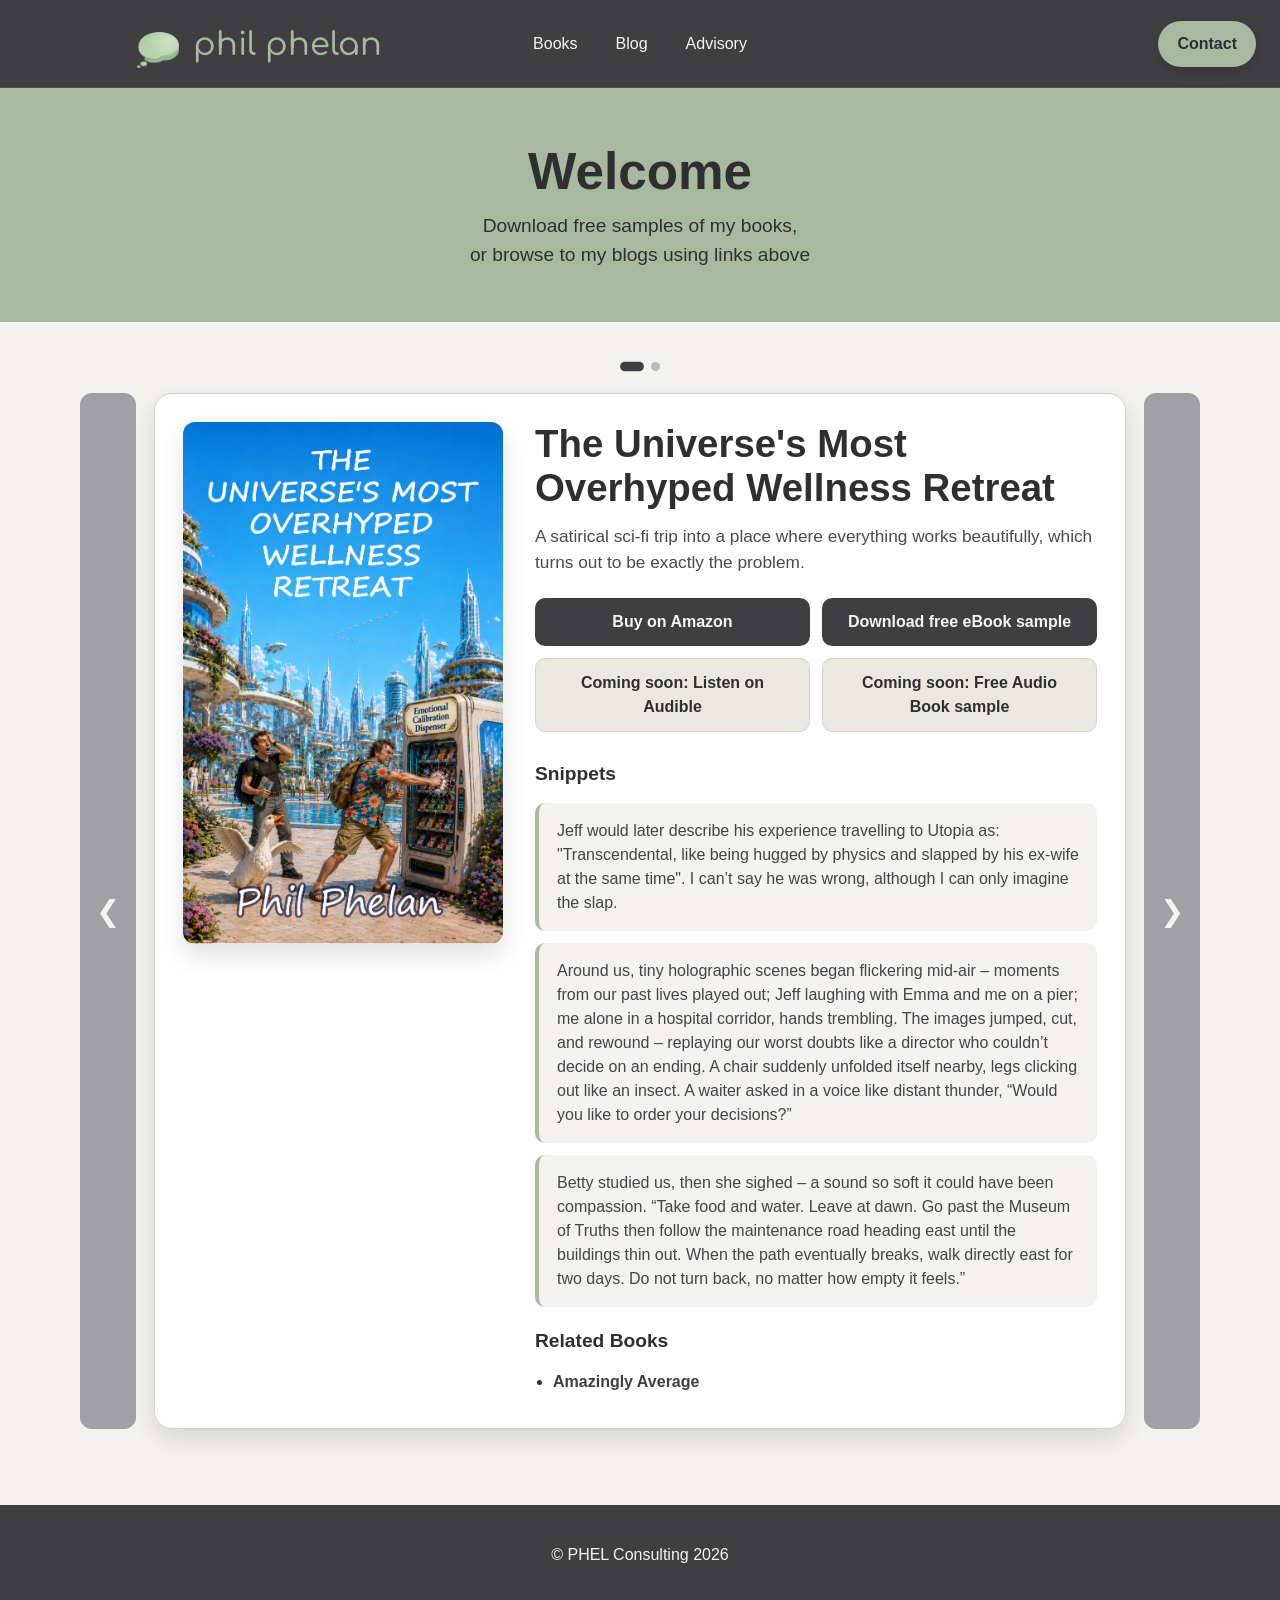
<file: index.html>
<!DOCTYPE html>
<html lang="en">
<head>
  <meta charset="UTF-8">
  <meta name="viewport" content="width=device-width, initial-scale=1.0">
  <title>philphelan.me - Books</title>
  <link rel="stylesheet" href="style.css">
  <link rel="preconnect" href="https://fonts.googleapis.com">
  <link rel="preconnect" href="https://fonts.gstatic.com" crossorigin>
  <link href="https://fonts.googleapis.com/css2?family=Comfortaa:wght@300..700&display=swap" rel="stylesheet">
</head>
<body>
  <header class="site-header">
  <div class="brand">
    <a href="index.html" class="brand-link">
      <img src="images/mylogo-sage.svg" alt="Phil Phelan logo" class="brand-mark">
      <span class="brand-name">phil phelan</span>
    </a>
  </div>

  <nav class="main-nav" aria-label="Main navigation">
    <a href="index.html" class="nav-link">Books</a>
    <a href="blog.html" class="nav-link">Blog</a>
    <a href="advisory.html" class="nav-link">Advisory</a>
 
  </nav>

  <a href="contact.html" class="header-contact-btn">Contact</a>
</header>
  
<section class="hero hero-dark">
  <div class="container hero-inner">
    <h1>Welcome</h1>
    <p>Download free samples of my books,</p>
    <p>or browse to my blogs using links above</p>
  </div>
</section>

  <main class="container page-content">
    <section class="release-carousel" aria-label="Release carousel">
      <div class="carousel-dots" id="release-dots" aria-label="Release selector"></div>

      <button class="carousel-arrow" id="prev-release" aria-label="Previous release">&#10094;</button>

      <div class="release-panel">
        <div class="release-cover-wrap">
          <img id="release-cover" src="images/universe-overhyped-wellness-retreat.jpg" alt="Release cover" class="release-cover zoomable-image" tabindex="0" role="button" aria-label="Open release cover larger">
        </div>

        <div class="release-details">
          <h3 id="release-title">The Universe's Most Overhyped Wellness Retreat</h3>

          <p id="release-blurb" class="release-blurb">
            A satirical sci-fi trip into a place where everything works beautifully, which turns out to be exactly the problem.
          </p>

          <div class="button-grid" id="button-grid"></div>

          <div class="snippet-block">
            <h4>Snippets</h4>

            <blockquote class="snippet" id="snippet-1"></blockquote>
            <blockquote class="snippet" id="snippet-2"></blockquote>
            <blockquote class="snippet" id="snippet-3"></blockquote>

          </div>

          <div class="related-block">
            <h4>Related Books</h4>
            <ul id="related-Books"></ul>
          </div>
        </div>
      </div>

      <button class="carousel-arrow" id="next-release" aria-label="Next release">&#10095;</button>
    </section>
  </main>

  <footer class="site-footer">
    <div class="container footer-inner">
      <p>© PHEL Consulting 2026</p>
    </div>
  </footer>

  <script>
const Books = [
  {
    id: "wellness-retreat",
    title: "The Universe's Most Overhyped Wellness Retreat",
    cover: "images/universe-overhyped-wellness-retreat.jpg",
    blurb: "A satirical sci-fi trip into a place where everything works beautifully, which turns out to be exactly the problem.",
    buttons: [
      {
        label: "Buy on Amazon",
        href: "https://www.amazon.com/dp/B0GX31SK14",
        className: "btn btn-primary",
        target: "_blank"
      },
      {
        label: "Download free eBook sample",
        href: "sample.html",
        className: "btn btn-primary"
      },
      {
        label: "Coming soon: Listen on Audible",
        href: "#",
        className: "btn btn-secondary"
      },
      {
        label: "Coming soon: Free Audio Book sample",
        href: "#",
        className: "btn btn-secondary"
      }
    ],
    snippets: [
      'Jeff would later describe his experience travelling to Utopia as: "Transcendental, like being hugged by physics and slapped by his ex-wife at the same time". I can’t say he was wrong, although I can only imagine the slap.',
      'Around us, tiny holographic scenes began flickering mid-air – moments from our past lives played out; Jeff laughing with Emma and me on a pier; me alone in a hospital corridor, hands trembling. The images jumped, cut, and rewound – replaying our worst doubts like a director who couldn’t decide on an ending. A chair suddenly unfolded itself nearby, legs clicking out like an insect. A waiter asked in a voice like distant thunder, “Would you like to order your decisions?”',
      'Betty studied us, then she sighed – a sound so soft it could have been compassion. “Take food and water. Leave at dawn. Go past the Museum of Truths then follow the maintenance road heading east until the buildings thin out. When the path eventually breaks, walk directly east for two days. Do not turn back, no matter how empty it feels.”'
    ],
    related: [
      { label: "Amazingly Average", href: "#" }
    ]
  },
  {
    id: "amazingly-average",
    title: "Amazingly Average",
    cover: "images/Amazingly-Average-FrontCover.png",
    blurb: "A grounded, dry, honest book about ordinary life, impossible standards, and the relief of dropping the performance.",
    buttons: [
      {
        label: "Coming soon",
        href: "#",
        className: "btn btn-disabled"
      }
    ],
    snippets: [
      '"You do not need to become extraordinary to become useful, peaceful, or decent"',
      '"The Theory of happiness is ..."',
      '"A lot of suffering comes from trying to look impressive to people who barely remember your surname"'
    ],
    related: [
      { label: "The Universe's Most Overhyped Wellness Retreat", href: "#" }
    ]
  }
];

let currentIndex = 0;

function renderRelease(index) {
  const release = Books[index];

  document.getElementById("release-cover").src = release.cover;
  document.getElementById("release-cover").alt = release.title + " cover";
  document.getElementById("release-title").textContent = release.title;
  document.getElementById("release-blurb").textContent = release.blurb;

  const buttonGrid = document.getElementById("button-grid");
  buttonGrid.innerHTML = "";

  if (release.buttons.length === 1) {
    buttonGrid.classList.add("single-button");
  } else {
    buttonGrid.classList.remove("single-button");
  }

  release.buttons.forEach(button => {
    const a = document.createElement("a");
    a.textContent = button.label;
    a.href = button.href || "#";
    a.className = button.className || "btn btn-primary";

    if (button.target) {
      a.target = button.target;
      a.rel = "noopener";
    }

    if (button.className && button.className.includes("btn-disabled")) {
      a.setAttribute("aria-disabled", "true");
      a.addEventListener("click", (e) => e.preventDefault());
    }

    buttonGrid.appendChild(a);
  });

  document.getElementById("snippet-1").textContent = release.snippets[0] || "";
  document.getElementById("snippet-2").textContent = release.snippets[1] || "";
  document.getElementById("snippet-3").textContent = release.snippets[2] || "";

  const relatedList = document.getElementById("related-Books");
  relatedList.innerHTML = "";

  release.related.forEach(item => {
    const li = document.createElement("li");
    const a = document.createElement("a");
    a.href = item.href;
    a.textContent = item.label;
    li.appendChild(a);
    relatedList.appendChild(li);
  });

  updateDots();
}

function renderDots() {
  const dots = document.getElementById("release-dots");
  dots.innerHTML = "";

  Books.forEach((book, index) => {
    const button = document.createElement("button");
    button.type = "button";
    button.className = "carousel-dot";
    button.setAttribute("aria-label", "Show " + book.title);

    button.addEventListener("click", () => {
      currentIndex = index;
      renderRelease(currentIndex);
    });

    dots.appendChild(button);
  });
}

function updateDots() {
  const dots = document.querySelectorAll(".carousel-dot");

  dots.forEach((dot, index) => {
    dot.classList.toggle("active", index === currentIndex);
    dot.setAttribute("aria-current", index === currentIndex ? "true" : "false");
  });
}

function openLightbox(src, altText) {
  const existing = document.querySelector(".image-lightbox");
  if (existing) existing.remove();

  const lightbox = document.createElement("div");
  lightbox.className = "image-lightbox";

  const img = document.createElement("img");
  img.src = src;
  img.alt = altText || "Enlarged image";

  const closeButton = document.createElement("button");
  closeButton.className = "image-lightbox-close";
  closeButton.type = "button";
  closeButton.setAttribute("aria-label", "Close enlarged image");
  closeButton.innerHTML = "&times;";

  lightbox.appendChild(closeButton);
  lightbox.appendChild(img);
  document.body.appendChild(lightbox);

  function closeLightbox() {
    lightbox.remove();
    document.removeEventListener("keydown", escapeClose);
  }

  function escapeClose(event) {
    if (event.key === "Escape") {
      closeLightbox();
    }
  }

  closeButton.addEventListener("click", closeLightbox);

  lightbox.addEventListener("click", (event) => {
    if (event.target === lightbox) {
      closeLightbox();
    }
  });

  document.addEventListener("keydown", escapeClose);
}


function setupCarouselSwipe() {
  const carousel = document.querySelector(".release-carousel");
  if (!carousel) return;

  let touchStartX = 0;
  let touchStartY = 0;
  let justSwiped = false;

  carousel.addEventListener("touchstart", (event) => {
    const touch = event.changedTouches[0];
    touchStartX = touch.screenX;
    touchStartY = touch.screenY;
  }, { passive: true });

  carousel.addEventListener("touchend", (event) => {
    const touch = event.changedTouches[0];
    const deltaX = touch.screenX - touchStartX;
    const deltaY = touch.screenY - touchStartY;

    const isHorizontalSwipe = Math.abs(deltaX) > 55 && Math.abs(deltaX) > Math.abs(deltaY) * 1.4;

    if (!isHorizontalSwipe) return;

    justSwiped = true;

    if (deltaX < 0) {
      currentIndex = (currentIndex + 1) % Books.length;
    } else {
      currentIndex = (currentIndex - 1 + Books.length) % Books.length;
    }

    renderRelease(currentIndex);

    window.setTimeout(() => {
      justSwiped = false;
    }, 300);
  }, { passive: true });

  window.carouselJustSwiped = function () {
    return justSwiped;
  };
}

function setupImageZoom() {
  document.querySelectorAll(".release-cover").forEach((img) => {
    img.style.cursor = "zoom-in";

    img.addEventListener("click", () => {
      if (window.carouselJustSwiped && window.carouselJustSwiped()) return;
      openLightbox(img.currentSrc || img.src, img.alt);
    });

    img.addEventListener("keydown", (event) => {
      if (event.key === "Enter" || event.key === " ") {
        event.preventDefault();
        openLightbox(img.currentSrc || img.src, img.alt);
      }
    });
  });
}

document.getElementById("prev-release").addEventListener("click", () => {
  currentIndex = (currentIndex - 1 + Books.length) % Books.length;
  renderRelease(currentIndex);
});

document.getElementById("next-release").addEventListener("click", () => {
  currentIndex = (currentIndex + 1) % Books.length;
  renderRelease(currentIndex);
});

renderDots();
renderRelease(currentIndex);
setupImageZoom();
setupCarouselSwipe();
  </script>
</body>
</html>
</file>
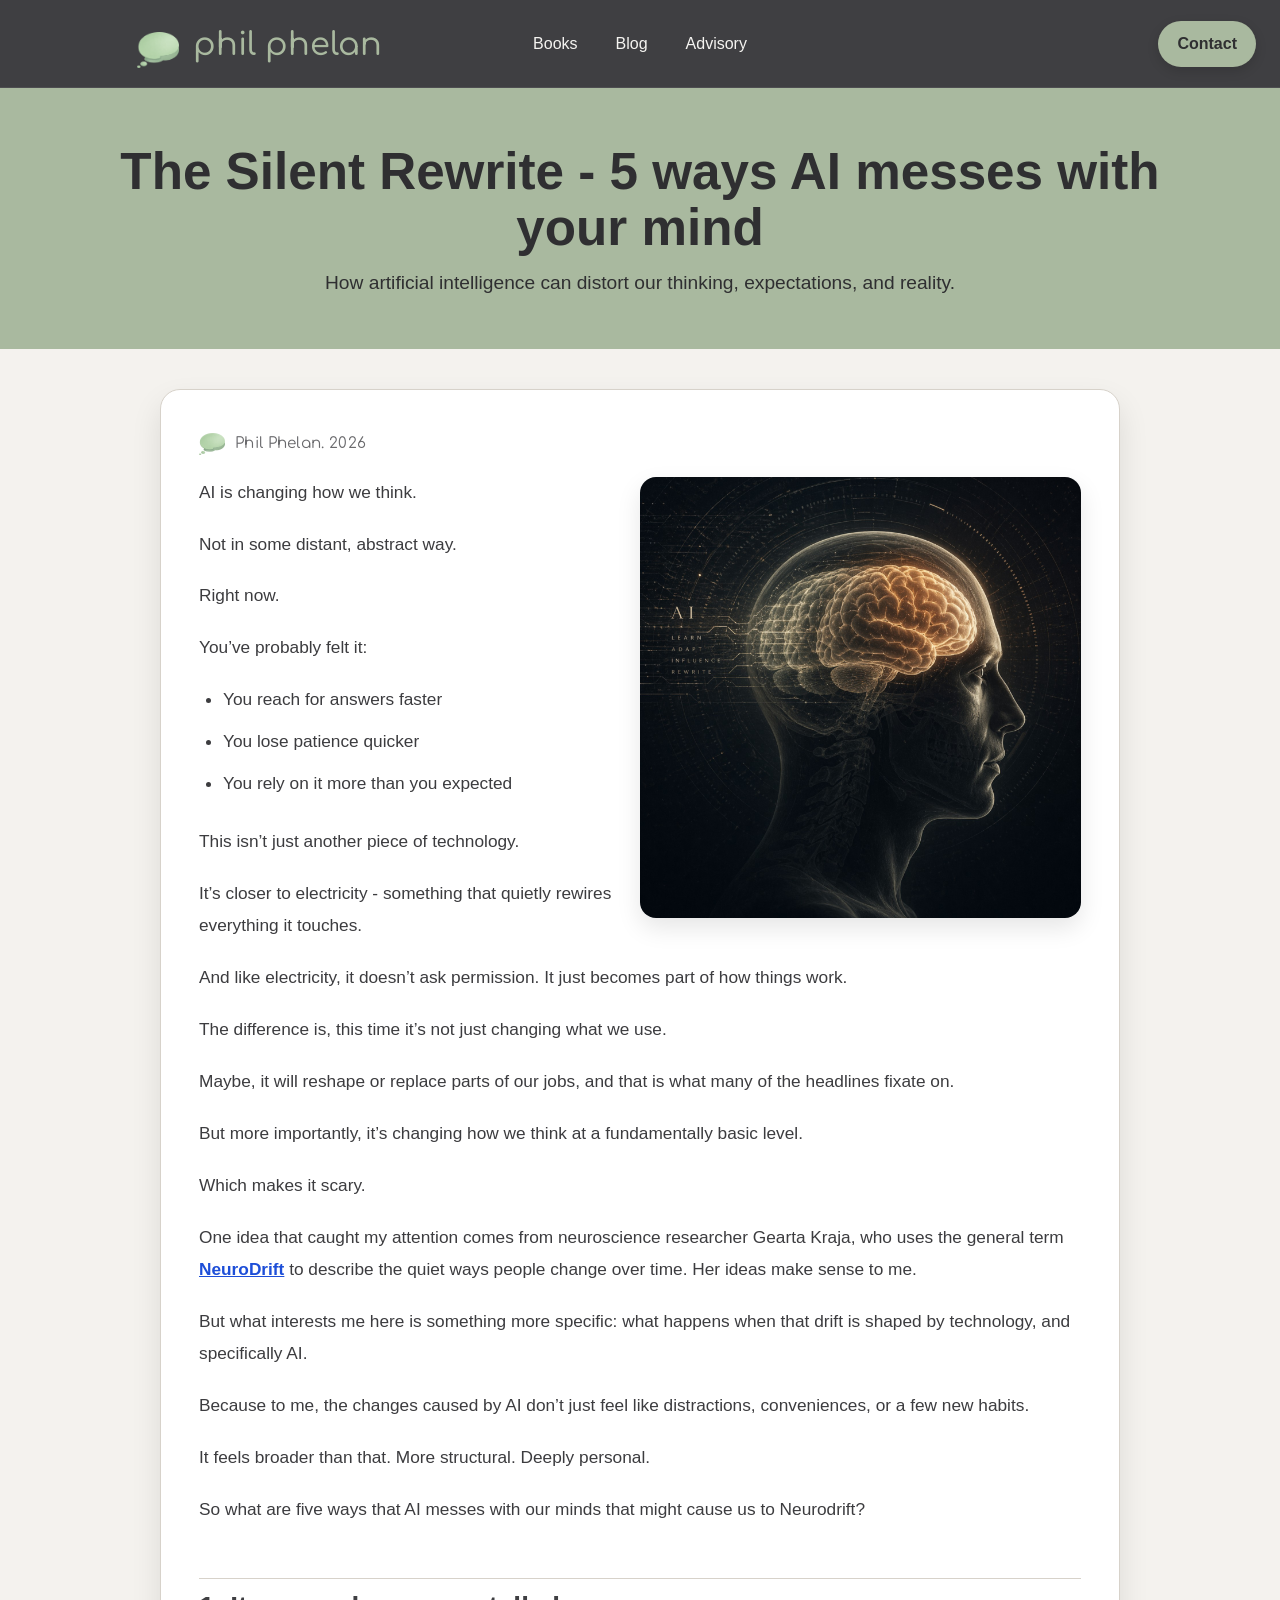
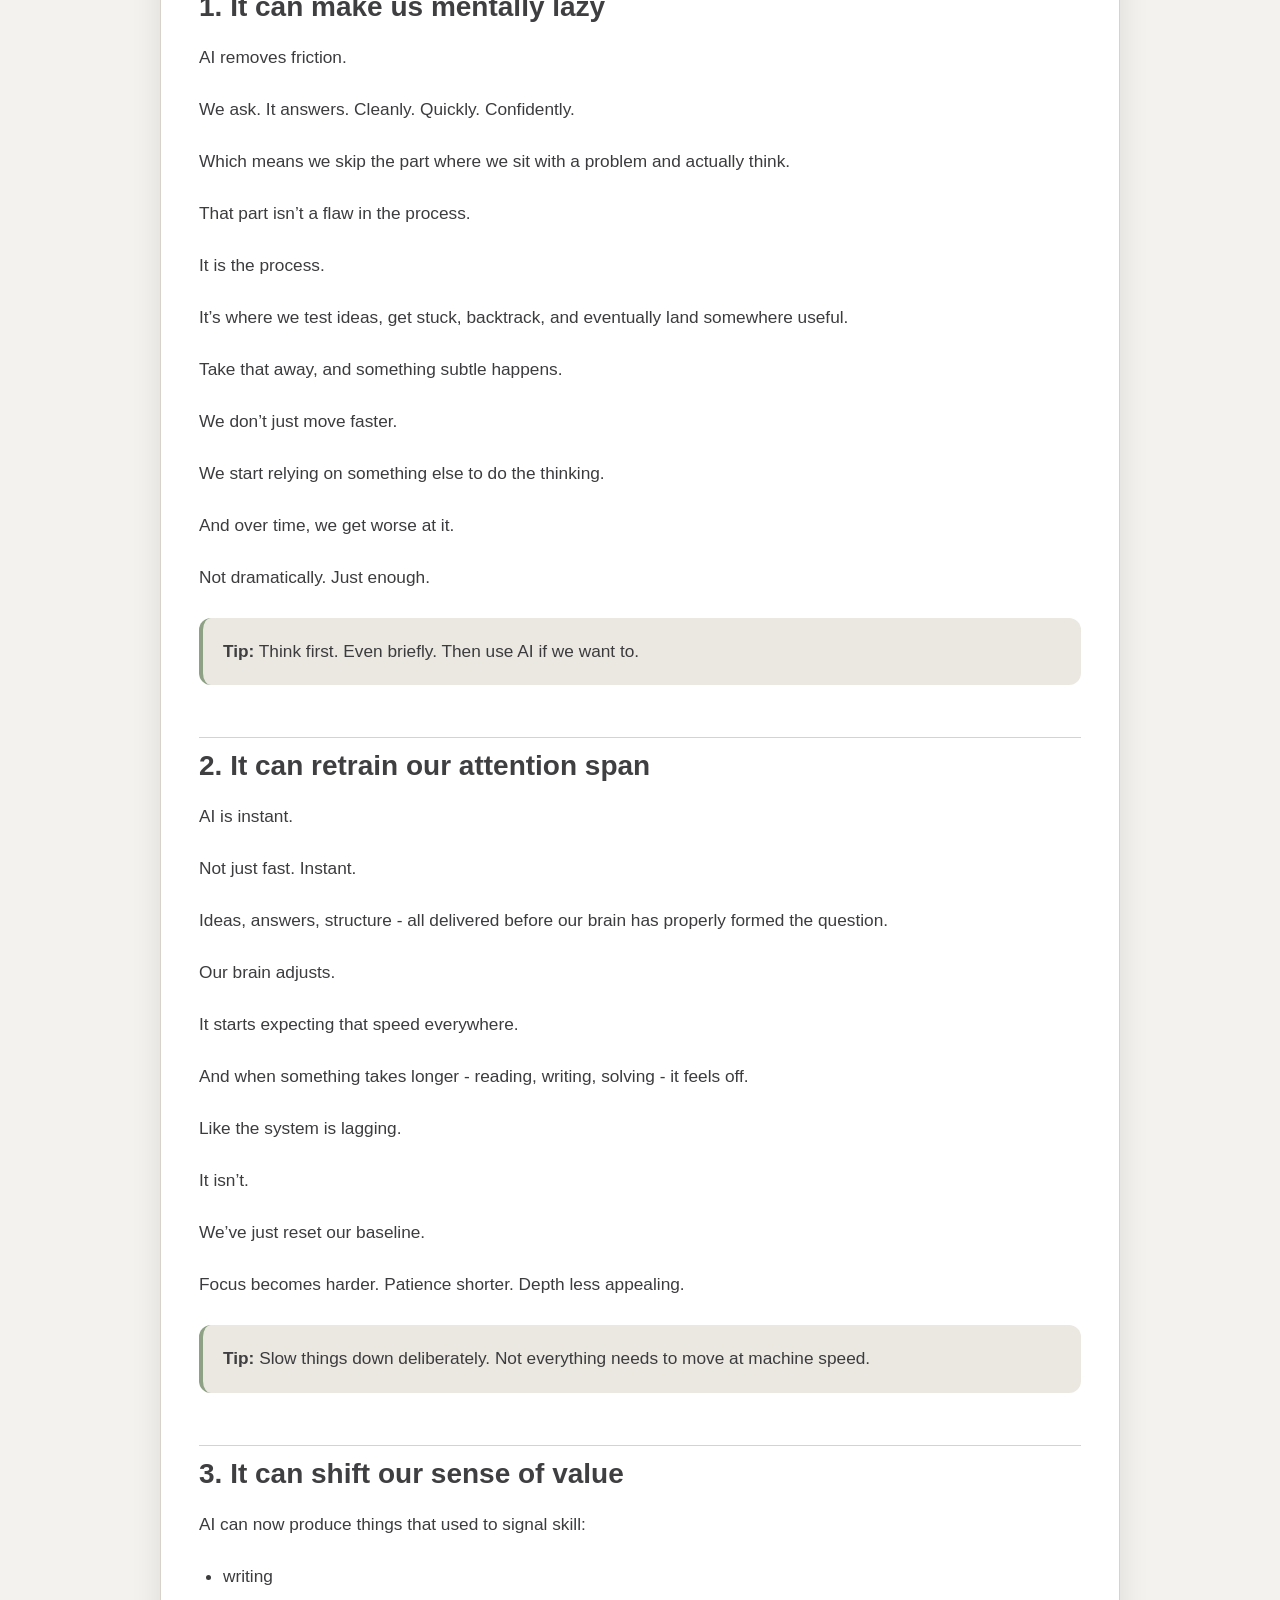
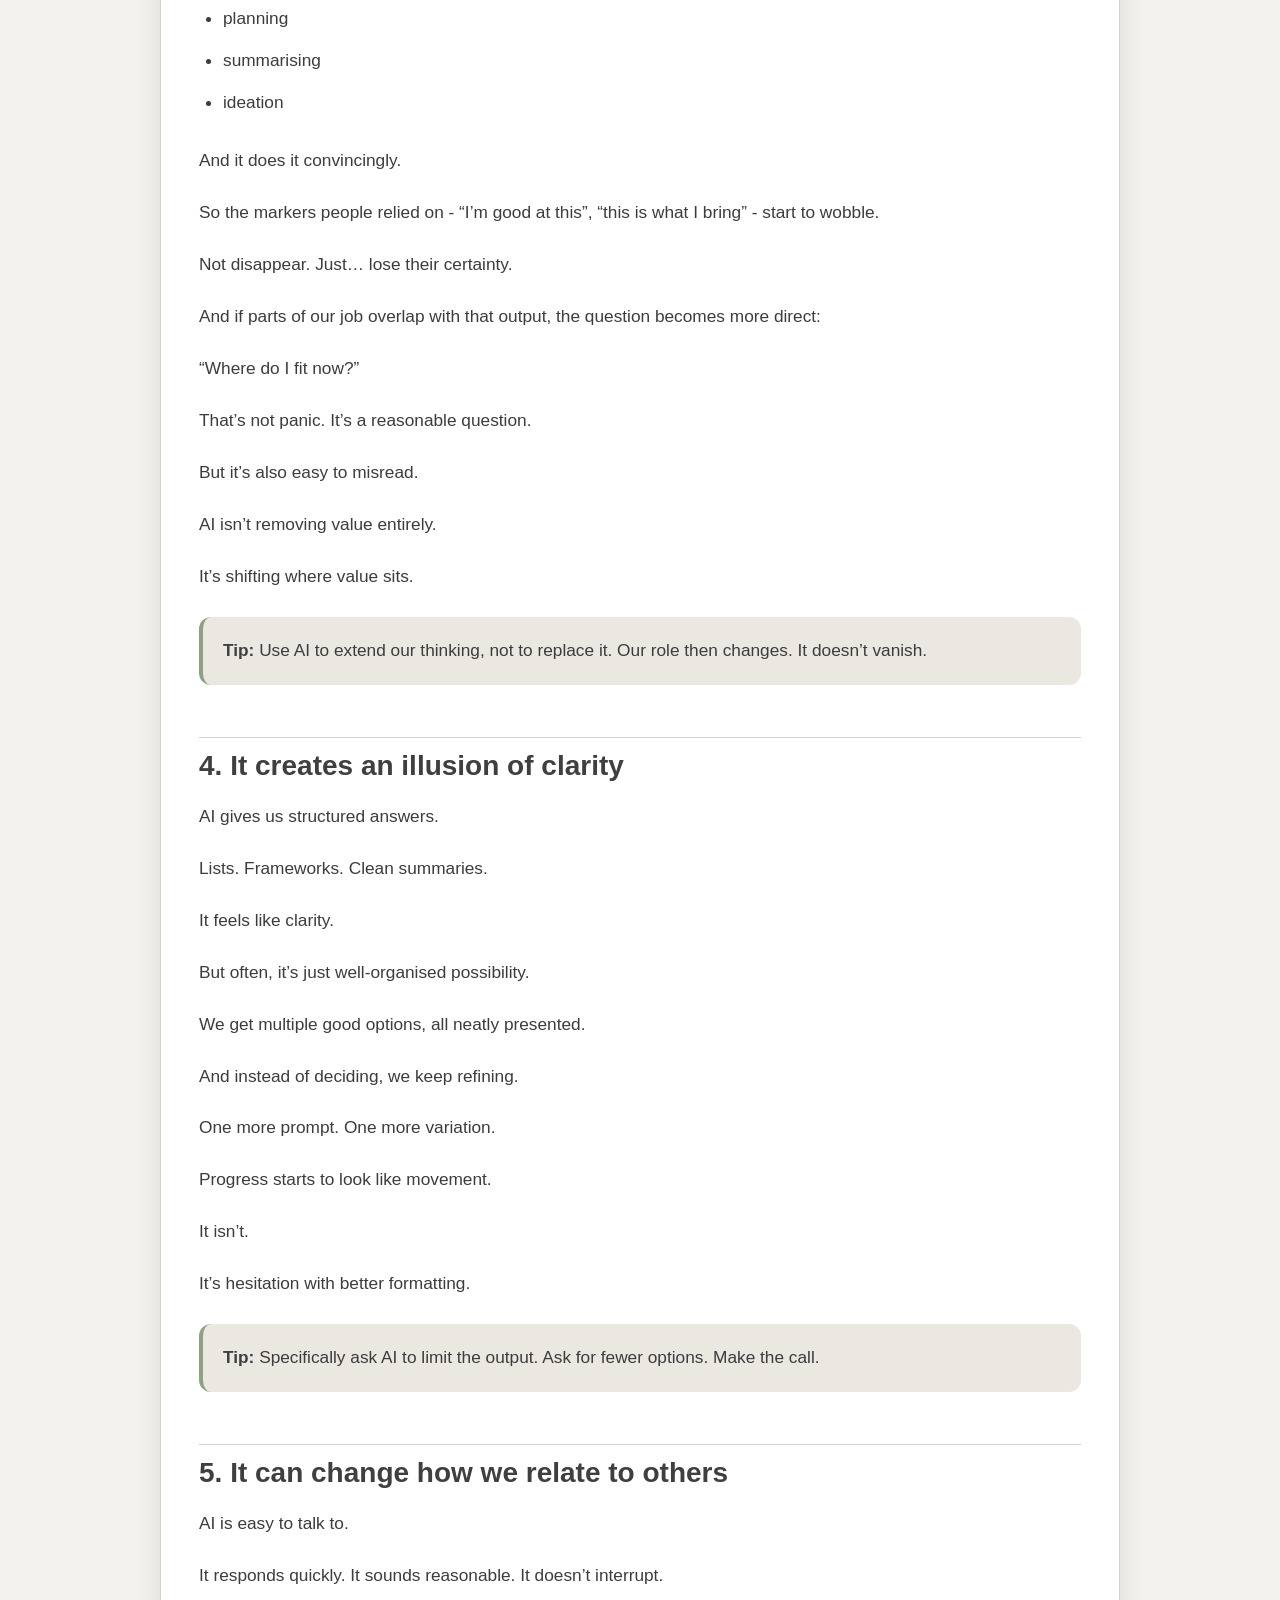
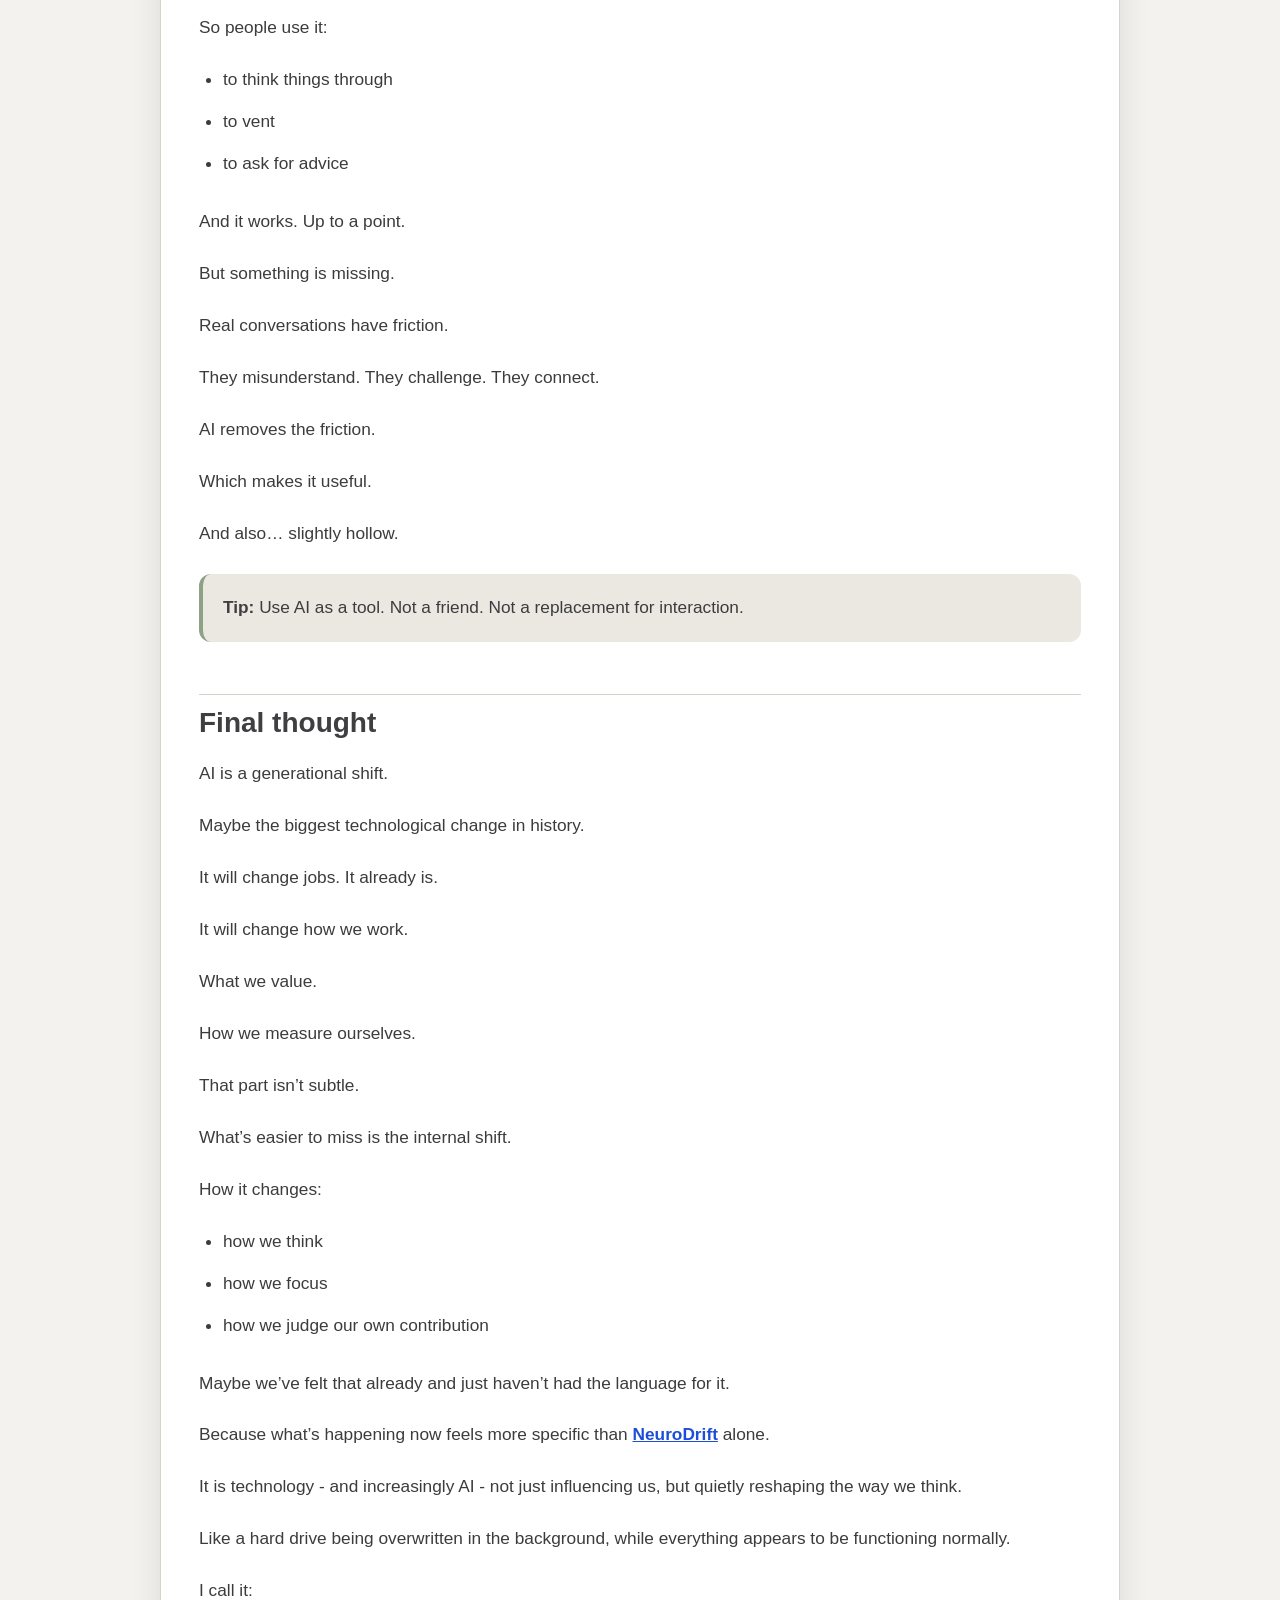
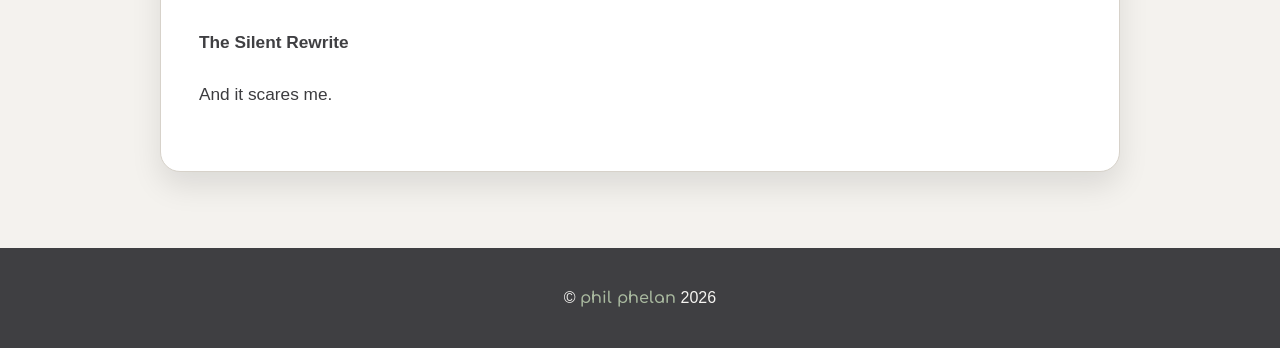
<file: 5-ways-ai-messes-with-your-mind.html>
<!DOCTYPE html>
<html lang="en">
<head>
  <meta charset="UTF-8">
  <meta name="viewport" content="width=device-width, initial-scale=1.0">
  <title>Five Ways AI Messes With Your Mind: The Silent Rewrite</title>
  <link rel="stylesheet" href="style.css">
  <link rel="preconnect" href="https://fonts.googleapis.com">
  <link rel="preconnect" href="https://fonts.gstatic.com" crossorigin>
  <link href="https://fonts.googleapis.com/css2?family=Comfortaa:wght@300..700&display=swap" rel="stylesheet">
</head>
<body class="blog-article">
  <header class="site-header">
  <div class="brand">
    <a href="index.html" class="brand-link">
      <img src="images/mylogo-sage.svg" alt="Phil Phelan logo" class="brand-mark">
      <span class="brand-name">phil phelan</span>
    </a>
  </div>

  <nav class="main-nav" aria-label="Main navigation">
    <a href="index.html" class="nav-link">Books</a>
    <a href="blog.html" class="nav-link">Blog</a>
    <a href="advisory.html" class="nav-link">Advisory</a>
  </nav>

  <a href="contact.html" class="header-contact-btn">Contact</a>
</header>

  <section class="hero hero-dark">
    <div class="container hero-inner">
      <h1>The Silent Rewrite - 5 ways AI messes with your mind</h1>
      <p>How artificial intelligence can distort our thinking, expectations, and reality.</p>
    </div>
  </section>

  <main class="container page-content narrow">
    <article class="blog-post">
    <div class="blog-post-meta-row">
      <img src="images/mylogo-sage.svg" alt="Phil Phelan cloud logo" class="blog-post-logo">
      <p class="blog-meta">Phil Phelan. 2026</p>
    </div>

      <img src="images/ai-mind-illustration.jpg" alt="AI and mind illustration" class="blog-post-featured-image">

    <p class="blog-intro"> AI is changing how we think.</p>
      <p>Not in some distant, abstract way.</p>
      <p>Right now.</p>

      <p>You’ve probably felt it:</p>
      <ul>
        <li>You reach for answers faster</li>
        <li>You lose patience quicker</li>
        <li>You rely on it more than you expected</li>
      </ul>

      <p>This isn’t just another piece of technology.</p>
      <p>It’s closer to electricity - something that quietly rewires everything it touches.</p>
      <p>And like electricity, it doesn’t ask permission. It just becomes part of how things work.</p>
      <p>The difference is, this time it’s not just changing what we use.</p>
      <p>Maybe, it will reshape or replace parts of our jobs, and that is what many of the headlines fixate on.</p>
      <p>But more importantly, it’s changing how we think at a fundamentally basic level.</p>
      <p>Which makes it scary.</p>

      <p>One idea that caught my attention comes from neuroscience researcher Gearta Kraja, who uses the general term <a href="https://www.neuronaql.life/post/introducing-neurodrift-a-language-for-the-changes-we-never-named" target="_blank" rel="noopener noreferrer">NeuroDrift</a> to describe the quiet ways people change over time. Her ideas make sense to me.</p>
      <p>But what interests me here is something more specific: what happens when that drift is shaped by technology, and specifically AI.</p>
      <p>Because to me, the changes caused by AI don’t just feel like distractions, conveniences, or a few new habits.</p>
      <p>It feels broader than that. More structural. Deeply personal.</p>
      <p>So what are five ways that AI messes with our minds that might cause us to Neurodrift?</p>

      <h2>1. It can make us mentally lazy</h2>
      <p>AI removes friction.</p>
      <p>We ask. It answers. Cleanly. Quickly. Confidently.</p>
      <p>Which means we skip the part where we sit with a problem and actually think.</p>
      <p>That part isn’t a flaw in the process.</p>
      <p>It is the process.</p>
      <p>It’s where we test ideas, get stuck, backtrack, and eventually land somewhere useful.</p>
      <p>Take that away, and something subtle happens.</p>
      <p>We don’t just move faster.</p>
      <p>We start relying on something else to do the thinking.</p>
      <p>And over time, we get worse at it.</p>
      <p>Not dramatically. Just enough.</p>
      <div class="tip-box">
  <p><strong>Tip:</strong> Think first. Even briefly. Then use AI if we want to.</p>
</div>

      <h2>2. It can retrain our attention span</h2>
      <p>AI is instant.</p>
      <p>Not just fast. Instant.</p>
      <p>Ideas, answers, structure - all delivered before our brain has properly formed the question.</p>
      <p>Our brain adjusts.</p>
      <p>It starts expecting that speed everywhere.</p>
      <p>And when something takes longer - reading, writing, solving - it feels off.</p>
      <p>Like the system is lagging.</p>
      <p>It isn’t.</p>
      <p>We’ve just reset our baseline.</p>
      <p>Focus becomes harder. Patience shorter. Depth less appealing.</p>
      <div class="tip-box">
  <p><strong>Tip:</strong> Slow things down deliberately. Not everything needs to move at machine speed.</p>
</div>

      <h2>3. It can shift our sense of value</h2>
      <p>AI can now produce things that used to signal skill:</p>
      <ul>
        <li>writing</li>
        <li>planning</li>
        <li>summarising</li>
        <li>ideation</li>
      </ul>
      <p>And it does it convincingly.</p>
      <p>So the markers people relied on - “I’m good at this”, “this is what I bring” - start to wobble.</p>
      <p>Not disappear. Just… lose their certainty.</p>
      <p>And if parts of our job overlap with that output, the question becomes more direct:</p>
      <p>“Where do I fit now?”</p>
      <p>That’s not panic. It’s a reasonable question.</p>
      <p>But it’s also easy to misread.</p>
      <p>AI isn’t removing value entirely.</p>
      <p>It’s shifting where value sits.</p>
      <div class="tip-box">
       <p><strong>Tip:</strong> Use AI to extend our thinking, not to replace it. Our role then changes. It doesn’t vanish.</p>
</div>

      <h2>4. It creates an illusion of clarity</h2>
      <p>AI gives us structured answers.</p>
      <p>Lists. Frameworks. Clean summaries.</p>
      <p>It feels like clarity.</p>
      <p>But often, it’s just well-organised possibility.</p>
      <p>We get multiple good options, all neatly presented.</p>
      <p>And instead of deciding, we keep refining.</p>
      <p>One more prompt. One more variation.</p>
      <p>Progress starts to look like movement.</p>
      <p>It isn’t.</p>
      <p>It’s hesitation with better formatting.</p>
      <div class="tip-box">
        <p><strong>Tip:</strong> Specifically ask AI to limit the output. Ask for fewer options. Make the call.</p>
      </div>

      <h2>5. It can change how we relate to others</h2>
      <p>AI is easy to talk to.</p>
      <p>It responds quickly. It sounds reasonable. It doesn’t interrupt.</p>
      <p>So people use it:</p>
      <ul>
        <li>to think things through</li>
        <li>to vent</li>
        <li>to ask for advice</li>
      </ul>
      <p>And it works. Up to a point.</p>
      <p>But something is missing.</p>
      <p>Real conversations have friction.</p>
      <p>They misunderstand. They challenge. They connect.</p>
      <p>AI removes the friction.</p>
      <p>Which makes it useful.</p>
      <p>And also… slightly hollow.</p>
      <div class="tip-box">
        <p><strong>Tip:</strong> Use AI as a tool. Not a friend. Not a replacement for interaction.</p>
      </div>

      <h2>Final thought</h2>
      <p>AI is a generational shift.</p>
      <p>Maybe the biggest technological change in history.</p>
      <p>It will change jobs. It already is.</p>
      <p>It will change how we work.</p>
      <p>What we value.</p>
      <p>How we measure ourselves.</p>
      <p>That part isn’t subtle.</p>
      <p>What’s easier to miss is the internal shift.</p>
      <p>How it changes:</p>
      <ul>
        <li>how we think</li>
        <li>how we focus</li>
        <li>how we judge our own contribution</li>
      </ul>
      <p>Maybe we’ve felt that already and just haven’t had the language for it.</p>
      <p>Because what’s happening now feels more specific than <a href="https://www.neuronaql.life/post/introducing-neurodrift-a-language-for-the-changes-we-never-named" target="_blank" rel="noopener noreferrer">NeuroDrift</a> alone.</p>
      <p>It is technology - and increasingly AI - not just influencing us, but quietly reshaping the way we think.</p>
      <p>Like a hard drive being overwritten in the background, while everything appears to be functioning normally.</p>
      <p>I call it:</p>
      <p><strong>The Silent Rewrite</strong></p>
      <p>And it scares me.</p>
    
    </article>
  </main>

  <footer class="site-footer">
    <div class="container footer-inner">
      <p>© <span class="footer-name">phil phelan</span> 2026</p>
    </div>
  </footer>
  <script>
document.addEventListener("DOMContentLoaded", () => {
  function openLightbox(src, altText) {
    const existing = document.querySelector(".image-lightbox");
    if (existing) existing.remove();

    const lightbox = document.createElement("div");
    lightbox.className = "image-lightbox";

    const img = document.createElement("img");
    img.src = src;
    img.alt = altText || "Enlarged image";

    const closeButton = document.createElement("button");
    closeButton.className = "image-lightbox-close";
    closeButton.type = "button";
    closeButton.setAttribute("aria-label", "Close enlarged image");
    closeButton.innerHTML = "&times;";

    lightbox.appendChild(closeButton);
    lightbox.appendChild(img);
    document.body.appendChild(lightbox);

    function closeLightbox() {
      lightbox.remove();
      document.removeEventListener("keydown", escapeClose);
    }

    function escapeClose(event) {
      if (event.key === "Escape") {
        closeLightbox();
      }
    }

    closeButton.addEventListener("click", closeLightbox);

    lightbox.addEventListener("click", (event) => {
      if (event.target === lightbox) {
        closeLightbox();
      }
    });

    document.addEventListener("keydown", escapeClose);
  }

  document.querySelectorAll(".blog-post img").forEach((img) => {
    img.classList.add("zoomable-image");
    img.setAttribute("tabindex", "0");
    img.setAttribute("role", "button");
    img.setAttribute("aria-label", "Open image larger");

    img.addEventListener("click", () => {
      openLightbox(img.currentSrc || img.src, img.alt);
    });

    img.addEventListener("keydown", (event) => {
      if (event.key === "Enter" || event.key === " ") {
        event.preventDefault();
        openLightbox(img.currentSrc || img.src, img.alt);
      }
    });
  });
});
  </script>
</body>
</html>
</file>
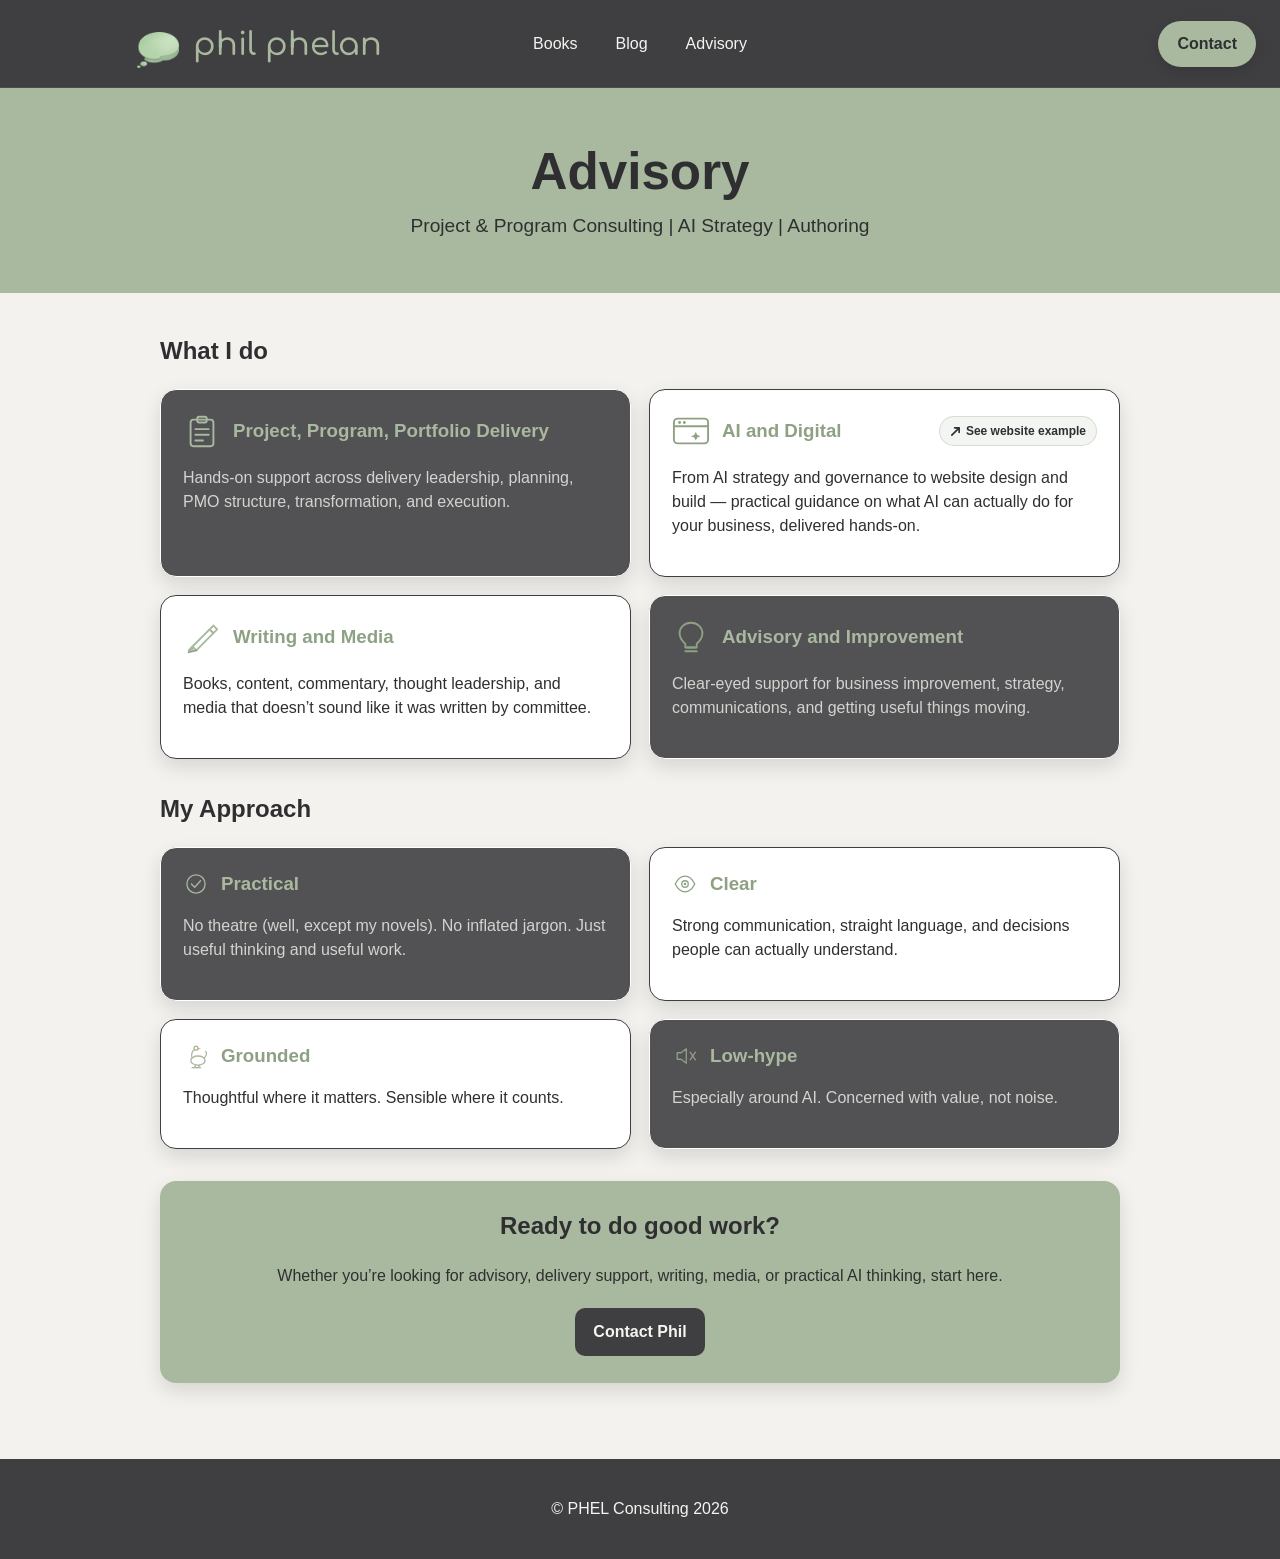
<file: advisory.html>
<!DOCTYPE html>
<html lang="en">
<head>
  <meta charset="UTF-8">
  <meta name="viewport" content="width=device-width, initial-scale=1.0">
  <title>phil phelan 2026 - Advisory</title>
  <link rel="stylesheet" href="style.css">
  <link rel="preconnect" href="https://fonts.googleapis.com">
  <link rel="preconnect" href="https://fonts.gstatic.com" crossorigin>
  <link href="https://fonts.googleapis.com/css2?family=Comfortaa:wght@300..700&display=swap" rel="stylesheet">
</head>
<body>
  <header class="site-header">
  <div class="brand">
    <a href="index.html" class="brand-link">
      <img src="images/mylogo-sage.svg" alt="Phil Phelan logo" class="brand-mark">
      <span class="brand-name">phil phelan</span>
    </a>
  </div>

  <nav class="main-nav" aria-label="Main navigation">
    <a href="index.html" class="nav-link">Books</a>
    <a href="blog.html" class="nav-link">Blog</a>
    <a href="advisory.html" class="nav-link">Advisory</a>
  </nav>

  <a href="contact.html" class="header-contact-btn">Contact</a>
</header>

  <section class="hero hero-dark">
    <div class="container hero-inner">
      <h1>Advisory</h1>
      <p>Project & Program Consulting | AI Strategy | Authoring</p>
    </div>
  </section>

  <main class="container page-content narrow">
    <section class="service-grid-section">
      <h2>What I do</h2>
      <div class="service-grid">
        <article class="service-card service-card--dark">
          <div class="card-title-row">
            <svg class="service-card-icon" viewBox="0 0 40 40" fill="none" xmlns="http://www.w3.org/2000/svg" aria-hidden="true">
              <rect x="8" y="8" width="24" height="28" rx="3" stroke="#a9b99f" stroke-width="2"/>
              <rect x="15" y="5" width="10" height="6" rx="2" stroke="#a9b99f" stroke-width="2"/>
              <line x1="13" y1="18" x2="27" y2="18" stroke="#a9b99f" stroke-width="2" stroke-linecap="round"/>
              <line x1="13" y1="24" x2="27" y2="24" stroke="#a9b99f" stroke-width="2" stroke-linecap="round"/>
              <line x1="13" y1="30" x2="21" y2="30" stroke="#a9b99f" stroke-width="2" stroke-linecap="round"/>
            </svg>
            <h3>Project, Program, Portfolio Delivery</h3>
          </div>
          <p>Hands-on support across delivery leadership, planning, PMO structure, transformation, and execution.</p>
        </article>

        <article class="service-card service-card--featured">
          <div class="card-title-row">
            <svg class="service-card-icon" viewBox="0 0 40 40" fill="none" xmlns="http://www.w3.org/2000/svg" aria-hidden="true">
              <rect x="2" y="7" width="36" height="26" rx="4" stroke="#8ea184" stroke-width="2"/>
              <line x1="2" y1="15" x2="38" y2="15" stroke="#8ea184" stroke-width="2"/>
              <circle cx="8" cy="11" r="1.5" fill="#8ea184"/>
              <circle cx="13" cy="11" r="1.5" fill="#8ea184"/>
              <path d="M25 21l1.6 3.2 3.4 1.3-3.4 1.3L25 30l-1.6-3.2-3.4-1.3 3.4-1.3z" fill="#8ea184"/>
            </svg>
            <h3>AI and Digital</h3>
            <a href="https://pbpconsulting.github.io/georges-site/" target="_blank" rel="noopener" class="service-card-example-btn">
              <svg width="11" height="11" viewBox="0 0 12 12" fill="none" aria-hidden="true">
                <path d="M2 10L10 2M10 2H5M10 2v5" stroke="currentColor" stroke-width="1.8" stroke-linecap="round" stroke-linejoin="round"/>
              </svg>
              See website example
            </a>
          </div>
          <p>From AI strategy and governance to website design and build — practical guidance on what AI can actually do for your business, delivered hands-on.</p>
        </article>

        <article class="service-card service-card--warm">
          <div class="card-title-row">
            <svg class="service-card-icon" viewBox="0 0 40 40" fill="none" xmlns="http://www.w3.org/2000/svg" aria-hidden="true">
              <path d="M10 30L28 12l4 4L14 34z" stroke="#a9b99f" stroke-width="2" fill="none" stroke-linejoin="round"/>
              <path d="M28 12l4-4 4 4-4 4z" stroke="#a9b99f" stroke-width="2" fill="none" stroke-linejoin="round"/>
              <path d="M10 30l-4 4 4-1z" stroke="#a9b99f" stroke-width="2" fill="none" stroke-linecap="round" stroke-linejoin="round"/>
              <line x1="6" y1="36" x2="14" y2="34" stroke="#8ea184" stroke-width="2" stroke-linecap="round"/>
            </svg>
            <h3>Writing and Media</h3>
          </div>
          <p>Books, content, commentary, thought leadership, and media that doesn’t sound like it was written by committee.</p>
        </article>

        <article class="service-card service-card--sage">
          <div class="card-title-row">
            <svg class="service-card-icon" viewBox="0 0 40 40" fill="none" xmlns="http://www.w3.org/2000/svg" aria-hidden="true">
              <path d="M20 5C13 5 8 10 8 16c0 5 3 8.5 6 11v4h12v-4c3-2.5 6-6 6-11 0-6-5-11-12-11z" stroke="#8ea184" stroke-width="2" fill="none" stroke-linejoin="round"/>
              <line x1="14" y1="35" x2="26" y2="35" stroke="#8ea184" stroke-width="2" stroke-linecap="round"/>
              <line x1="16" y1="31" x2="24" y2="31" stroke="#8ea184" stroke-width="2" stroke-linecap="round"/>
            </svg>
            <h3>Advisory and Improvement</h3>
          </div>
          <p>Clear-eyed support for business improvement, strategy, communications, and getting useful things moving.</p>
        </article>
      </div>
    </section>

    <section class="value-grid-section">
      <h2>My Approach</h2>

      <div class="value-grid">
        <div class="value-card value-card--cream">
          <div class="card-title-row">
            <svg class="value-card-icon" viewBox="0 0 40 40" fill="none" xmlns="http://www.w3.org/2000/svg" aria-hidden="true">
              <circle cx="20" cy="20" r="14" stroke="#a9b99f" stroke-width="2"/>
              <path d="M13 20l5 5 9-10" stroke="#a9b99f" stroke-width="2" stroke-linecap="round" stroke-linejoin="round" fill="none"/>
            </svg>
            <h3>Practical</h3>
          </div>
          <p>No theatre (well, except my novels). No inflated jargon. Just useful thinking and useful work.</p>
        </div>

        <div class="value-card value-card--blue">
          <div class="card-title-row">
            <svg class="value-card-icon" viewBox="0 0 40 40" fill="none" xmlns="http://www.w3.org/2000/svg" aria-hidden="true">
              <path d="M5 20c4-8 9-12 15-12s11 4 15 12c-4 8-9 12-15 12S9 28 5 20z" stroke="#8ea184" stroke-width="2" fill="none"/>
              <circle cx="20" cy="20" r="5" stroke="#8ea184" stroke-width="2"/>
              <circle cx="20" cy="20" r="2" fill="#8ea184"/>
            </svg>
            <h3>Clear</h3>
          </div>
          <p>Strong communication, straight language, and decisions people can actually understand.</p>
        </div>

        <div class="value-card value-card--sage">
          <div class="card-title-row">
            <svg class="value-card-icon" viewBox="0 0 40 40" fill="none" xmlns="http://www.w3.org/2000/svg" aria-hidden="true">
              <ellipse cx="23" cy="27" rx="11" ry="7" stroke="#a9b99f" stroke-width="2"/>
              <path d="M14 23C12 18 14 12 18 10" stroke="#a9b99f" stroke-width="2" stroke-linecap="round" fill="none"/>
              <circle cx="20" cy="8" r="3" stroke="#a9b99f" stroke-width="2"/>
              <path d="M23 8L28 8.5L23 10Z" fill="#e8894a"/>
              <path d="M33 23C36 19 37 15 35 13" stroke="#a9b99f" stroke-width="2" stroke-linecap="round" fill="none"/>
              <line x1="20" y1="34" x2="17" y2="38" stroke="#a9b99f" stroke-width="2" stroke-linecap="round"/>
              <line x1="14" y1="38" x2="21" y2="38" stroke="#a9b99f" stroke-width="2" stroke-linecap="round"/>
              <line x1="26" y1="34" x2="23" y2="38" stroke="#a9b99f" stroke-width="2" stroke-linecap="round"/>
              <line x1="20" y1="38" x2="27" y2="38" stroke="#a9b99f" stroke-width="2" stroke-linecap="round"/>
            </svg>
            <h3>Grounded</h3>
          </div>
          <p>Thoughtful where it matters. Sensible where it counts.</p>
        </div>

        <div class="value-card value-card--blush">
          <div class="card-title-row">
            <svg class="value-card-icon" viewBox="0 0 40 40" fill="none" xmlns="http://www.w3.org/2000/svg" aria-hidden="true">
              <path d="M8 15H14L22 9V31L14 25H8V15Z" stroke="#8ea184" stroke-width="2" fill="none" stroke-linejoin="round"/>
              <line x1="28" y1="14" x2="36" y2="26" stroke="#8ea184" stroke-width="2" stroke-linecap="round"/>
              <line x1="36" y1="14" x2="28" y2="26" stroke="#8ea184" stroke-width="2" stroke-linecap="round"/>
            </svg>
            <h3>Low-hype</h3>
          </div>
          <p>Especially around AI. Concerned with value, not noise.</p>
        </div>
      </div>
    </section>

<section class="cta-card">
  <h2>Ready to do good work?</h2>
  <p>Whether you’re looking for advisory, delivery support, writing, media, or practical AI thinking, start here.</p>
  <a href="contact.html" class="btn btn-primary">Contact Phil</a>
</section>

  </main>

  <footer class="site-footer">
    <div class="container footer-inner">
      <p>© PHEL Consulting 2026</p>
    </div>
  </footer>
</body>
</html>
</file>
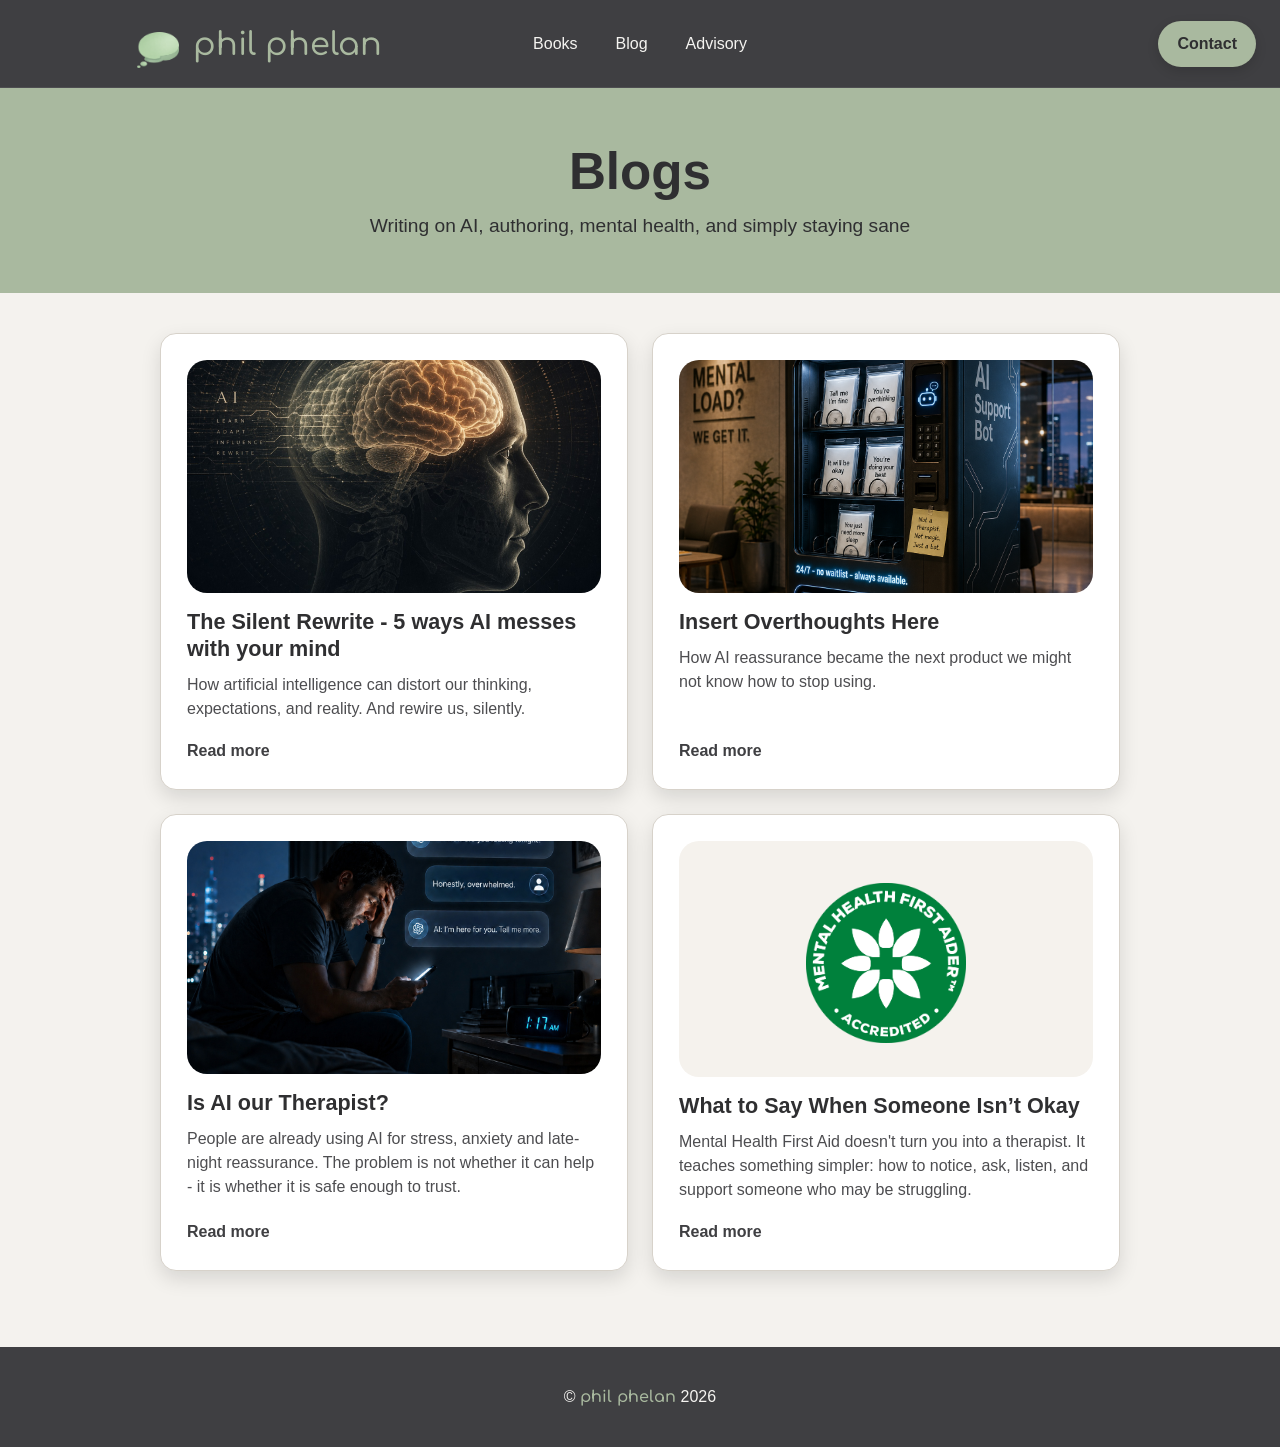
<file: blog.html>
<!DOCTYPE html>
<html lang="en">
<head>
  <meta charset="UTF-8">
  <meta name="viewport" content="width=device-width, initial-scale=1.0">
  <title>Phil Phelan - Blog</title>
  <link rel="stylesheet" href="style.css">
  <link rel="preconnect" href="https://fonts.googleapis.com">
  <link rel="preconnect" href="https://fonts.gstatic.com" crossorigin>
  <link href="https://fonts.googleapis.com/css2?family=Comfortaa:wght@300..700&display=swap" rel="stylesheet">
</head>
<body>
  <header class="site-header">
  <div class="brand">
    <a href="index.html" class="brand-link">
      <img src="images/mylogo-sage.svg" alt="Phil Phelan logo" class="brand-mark">
      <span class="brand-name">phil phelan</span>
    </a>
  </div>

  <nav class="main-nav" aria-label="Main navigation">
    <a href="index.html" class="nav-link">Books</a>
    <a href="blog.html" class="nav-link">Blog</a>
    <a href="advisory.html" class="nav-link">Advisory</a>
   </nav>

  <a href="contact.html" class="header-contact-btn">Contact</a>
</header>

  <section class="hero hero-dark">
    <div class="container hero-inner">
      <h1>Blogs</h1>
      <p>Writing on AI, authoring, mental health, and simply staying sane</p>
    </div>
  </section>

  <main class="container page-content narrow">
    <section class="blog-grid">
      <article class="blog-card">
        <img src="images/ai-mind-illustration.jpg" alt="AI and mind illustration" class="blog-image">
        <a href="5-ways-ai-messes-with-your-mind.html" class="blog-content blog-content-link" aria-label="Read more: The Silent Rewrite - 5 ways AI messes with your mind">
          <h2>The Silent Rewrite - 5 ways AI messes with your mind</h2>
          <p>How artificial intelligence can distort our thinking, expectations, and reality. And rewire us, silently.</p>
          <span class="text-link">Read more</span>
        </a>
      </article>

      <article class="blog-card">
        <img src="images/Instant Reassurance.png" alt="Futuristic vending machine selling instant reassurance through an AI support bot" class="blog-image">
        <a href="insert-overthoughts-here.html" class="blog-content blog-content-link" aria-label="Read more: Insert Overthoughts Here">
          <h2>Insert Overthoughts Here</h2>
          <p>How AI reassurance became the next product we might not know how to stop using.</p>
          <span class="text-link">Read more</span>
        </a>
      </article>

      <article class="blog-card">
        <img src="images/1.17am.jpg" alt="A tired man sitting awake at 1:17am using an AI chat tool for support" class="blog-image">
        <a href="Is AI our 1am Therapist.html" class="blog-content blog-content-link" aria-label="Read more: Is AI our Therapist?">
          <h2>Is AI our Therapist?</h2>
          <p>People are already using AI for stress, anxiety and late-night reassurance. The problem is not whether it can help - it is whether it is safe enough to trust.</p>
          <span class="text-link">Read more</span>
        </a>
      </article>

      <article class="blog-card">
        <div class="blog-image" style="display: flex; align-items: center; justify-content: center; background: #f5f2ed; padding: 1rem; box-sizing: border-box;">
          <img src="images/MHFA Badge.png" alt="Mental Health First Aid accreditation badge" style="max-width: 82%; max-height: 82%; object-fit: contain; display: block;">
        </div>
        <a href="what-to-say-when-someone-isnt-okay.html" class="blog-content blog-content-link" aria-label="Read more: What to Say When Someone Isn’t Okay">
          <h2>What to Say When Someone Isn’t Okay</h2>
          <p>Mental Health First Aid doesn't turn you into a therapist. It teaches something simpler: how to notice, ask, listen, and support someone who may be struggling.</p>
          <span class="text-link">Read more</span>
        </a>
      </article>

    </section>
  </main>

  <footer class="site-footer">
    <div class="container footer-inner">
      <p>© <span class="footer-name">phil phelan</span> 2026</p>
    </div>
  </footer>
  <script>
document.addEventListener("DOMContentLoaded", () => {
  function openLightbox(src, altText) {
    const existing = document.querySelector(".image-lightbox");
    if (existing) existing.remove();

    const lightbox = document.createElement("div");
    lightbox.className = "image-lightbox";

    const img = document.createElement("img");
    img.src = src;
    img.alt = altText || "Enlarged image";

    const closeButton = document.createElement("button");
    closeButton.className = "image-lightbox-close";
    closeButton.type = "button";
    closeButton.setAttribute("aria-label", "Close enlarged image");
    closeButton.innerHTML = "&times;";

    lightbox.appendChild(closeButton);
    lightbox.appendChild(img);
    document.body.appendChild(lightbox);

    function closeLightbox() {
      lightbox.remove();
      document.removeEventListener("keydown", escapeClose);
    }

    function escapeClose(event) {
      if (event.key === "Escape") {
        closeLightbox();
      }
    }

    closeButton.addEventListener("click", closeLightbox);

    lightbox.addEventListener("click", (event) => {
      if (event.target === lightbox) {
        closeLightbox();
      }
    });

    document.addEventListener("keydown", escapeClose);
  }

  document.querySelectorAll(".blog-card img, .blog-post img").forEach((img) => {
    img.addEventListener("click", () => {
      openLightbox(img.currentSrc || img.src, img.alt);
    });

    img.setAttribute("tabindex", "0");
    img.setAttribute("role", "button");
    img.setAttribute("aria-label", "Open image larger");

    img.addEventListener("keydown", (event) => {
      if (event.key === "Enter" || event.key === " ") {
        event.preventDefault();
        openLightbox(img.currentSrc || img.src, img.alt);
      }
    });
  });
});
  </script>
</body>
</html>
</file>
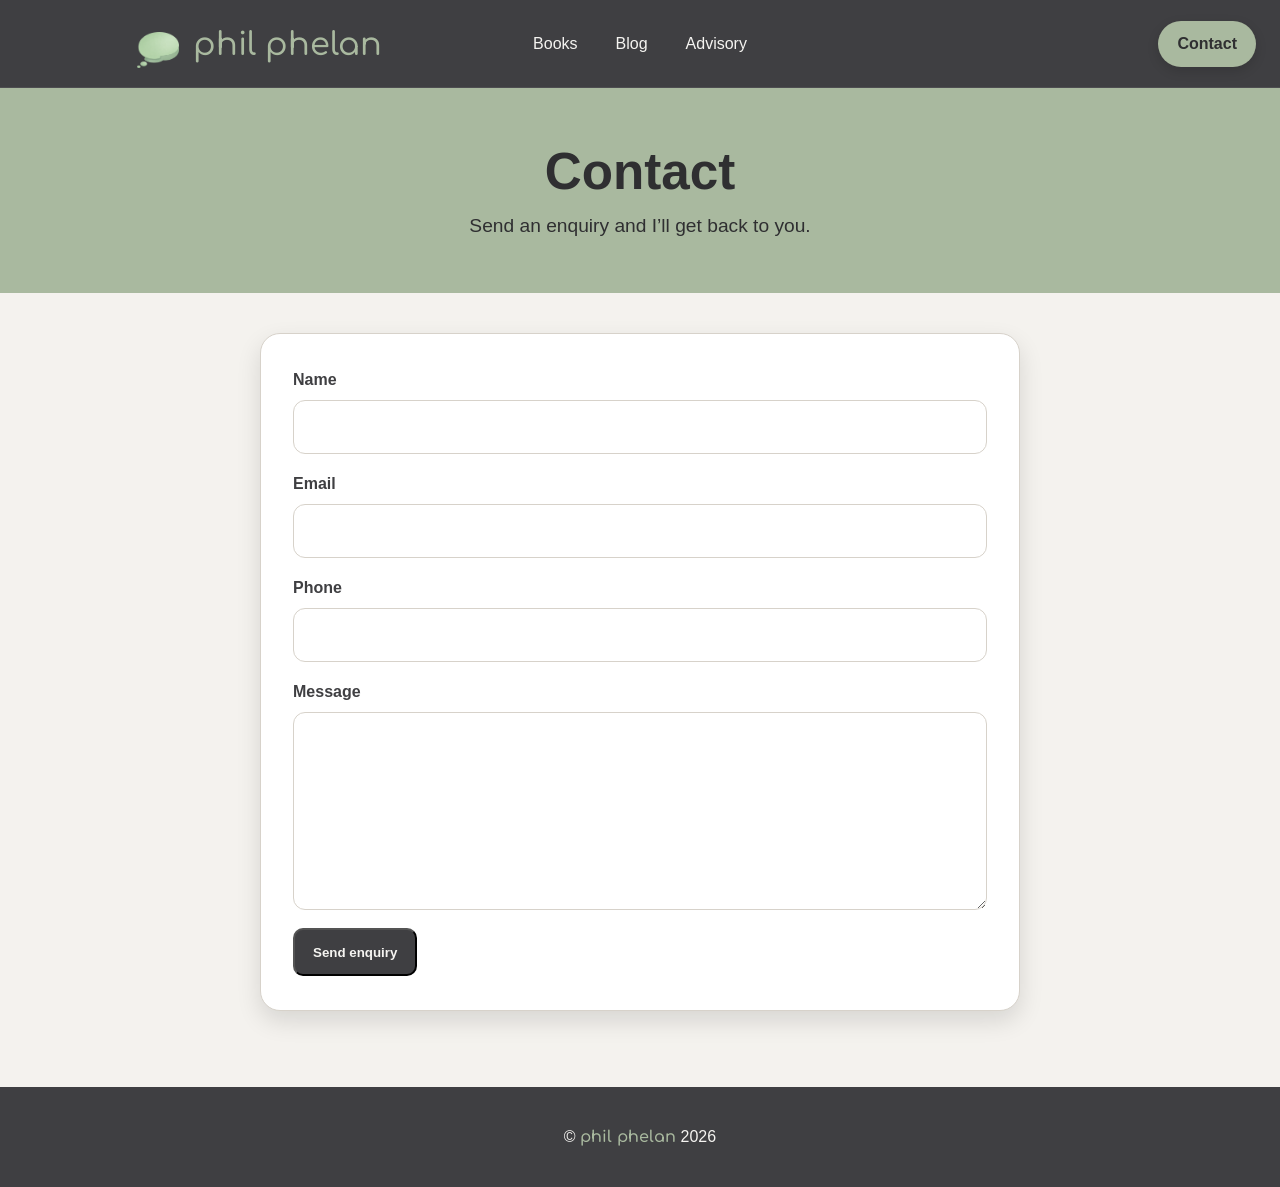
<file: contact.html>
<!DOCTYPE html>
<html lang="en">
<head>
  <meta charset="UTF-8">
  <meta name="viewport" content="width=device-width, initial-scale=1.0">
  <title>Phil Phelan - Contact</title>
  <link rel="stylesheet" href="style.css">
  <link rel="preconnect" href="https://fonts.googleapis.com">
  <link rel="preconnect" href="https://fonts.gstatic.com" crossorigin>
  <link href="https://fonts.googleapis.com/css2?family=Comfortaa:wght@300..700&display=swap" rel="stylesheet">
</head>
<body>
  <header class="site-header">
  <div class="brand">
    <a href="index.html" class="brand-link">
      <img src="images/mylogo-sage.svg" alt="Phil Phelan logo" class="brand-mark">
      <span class="brand-name">phil phelan</span>
    </a>
  </div>

  <nav class="main-nav" aria-label="Main navigation">
    <a href="index.html" class="nav-link">Books</a>
    <a href="blog.html" class="nav-link">Blog</a>
    <a href="advisory.html" class="nav-link">Advisory</a>
  </nav>

  <a href="contact.html" class="header-contact-btn">Contact</a>
</header>

  <section class="hero hero-dark">
    <div class="container hero-inner">
      <h1>Contact</h1>
      <p>Send an enquiry and I’ll get back to you.</p>
    </div>
  </section>

  <main class="container page-content narrow">
    <section class="contact-page-card">
      <form action="https://formspree.io/f/mdaybowz" method="POST" class="contact-form">
      <input type="hidden" name="_subject" value="New website contact form enquiry">
        <div class="form-row">
          <label for="name">Name</label>
          <input type="text" id="name" name="name" required>
        </div>

        <div class="form-row">
          <label for="email">Email</label>
          <input type="email" id="email" name="email" required>
        </div>

        <div class="form-row">
          <label for="phone">Phone</label>
          <input type="tel" id="phone" name="phone">
        </div>

        <div class="form-row">
          <label for="message">Message</label>
          <textarea id="message" name="message" rows="7" required></textarea>
        </div>

        <button type="submit" class="btn btn-primary">Send enquiry</button>
      </form>
    </section>
  </main>

  <footer class="site-footer">
    <div class="container footer-inner">
      <p>© <span class="footer-name">phil phelan</span> 2026</p>
    </div>
  </footer>
</body>
</html>
</file>
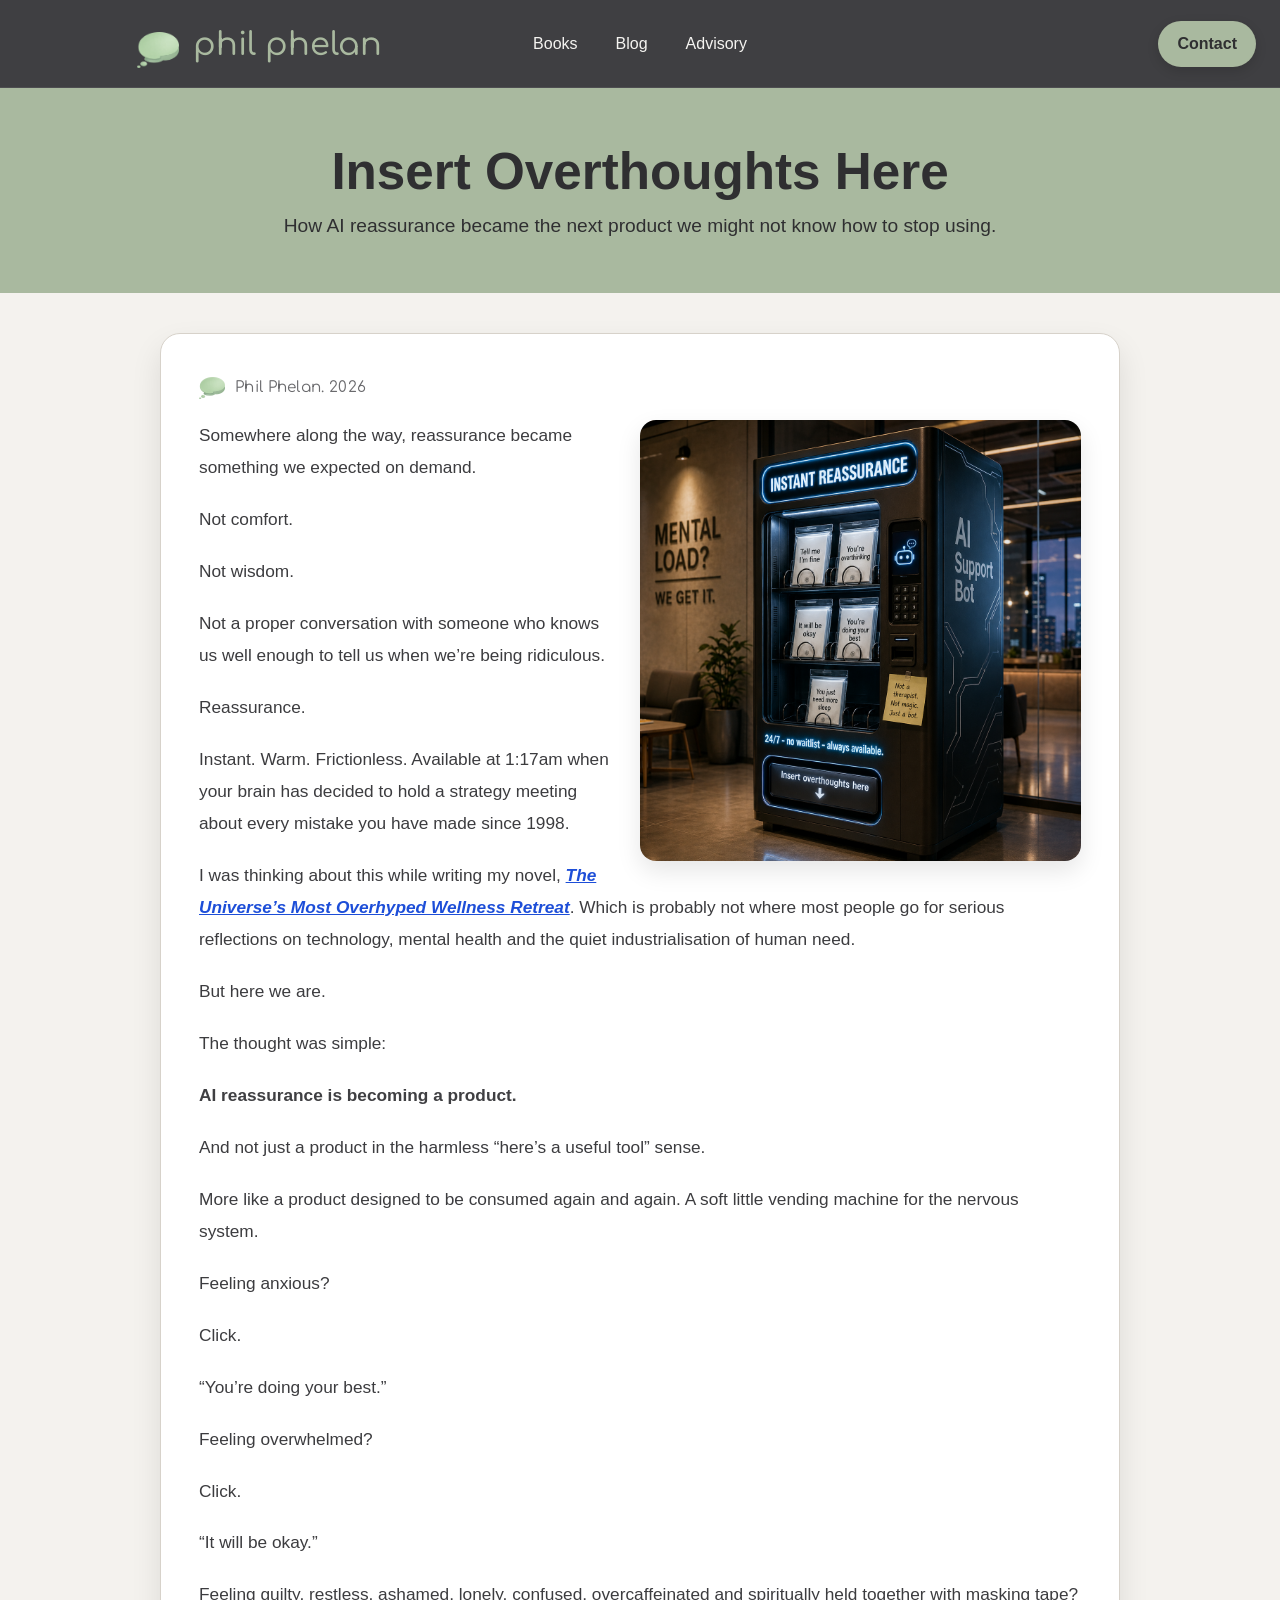
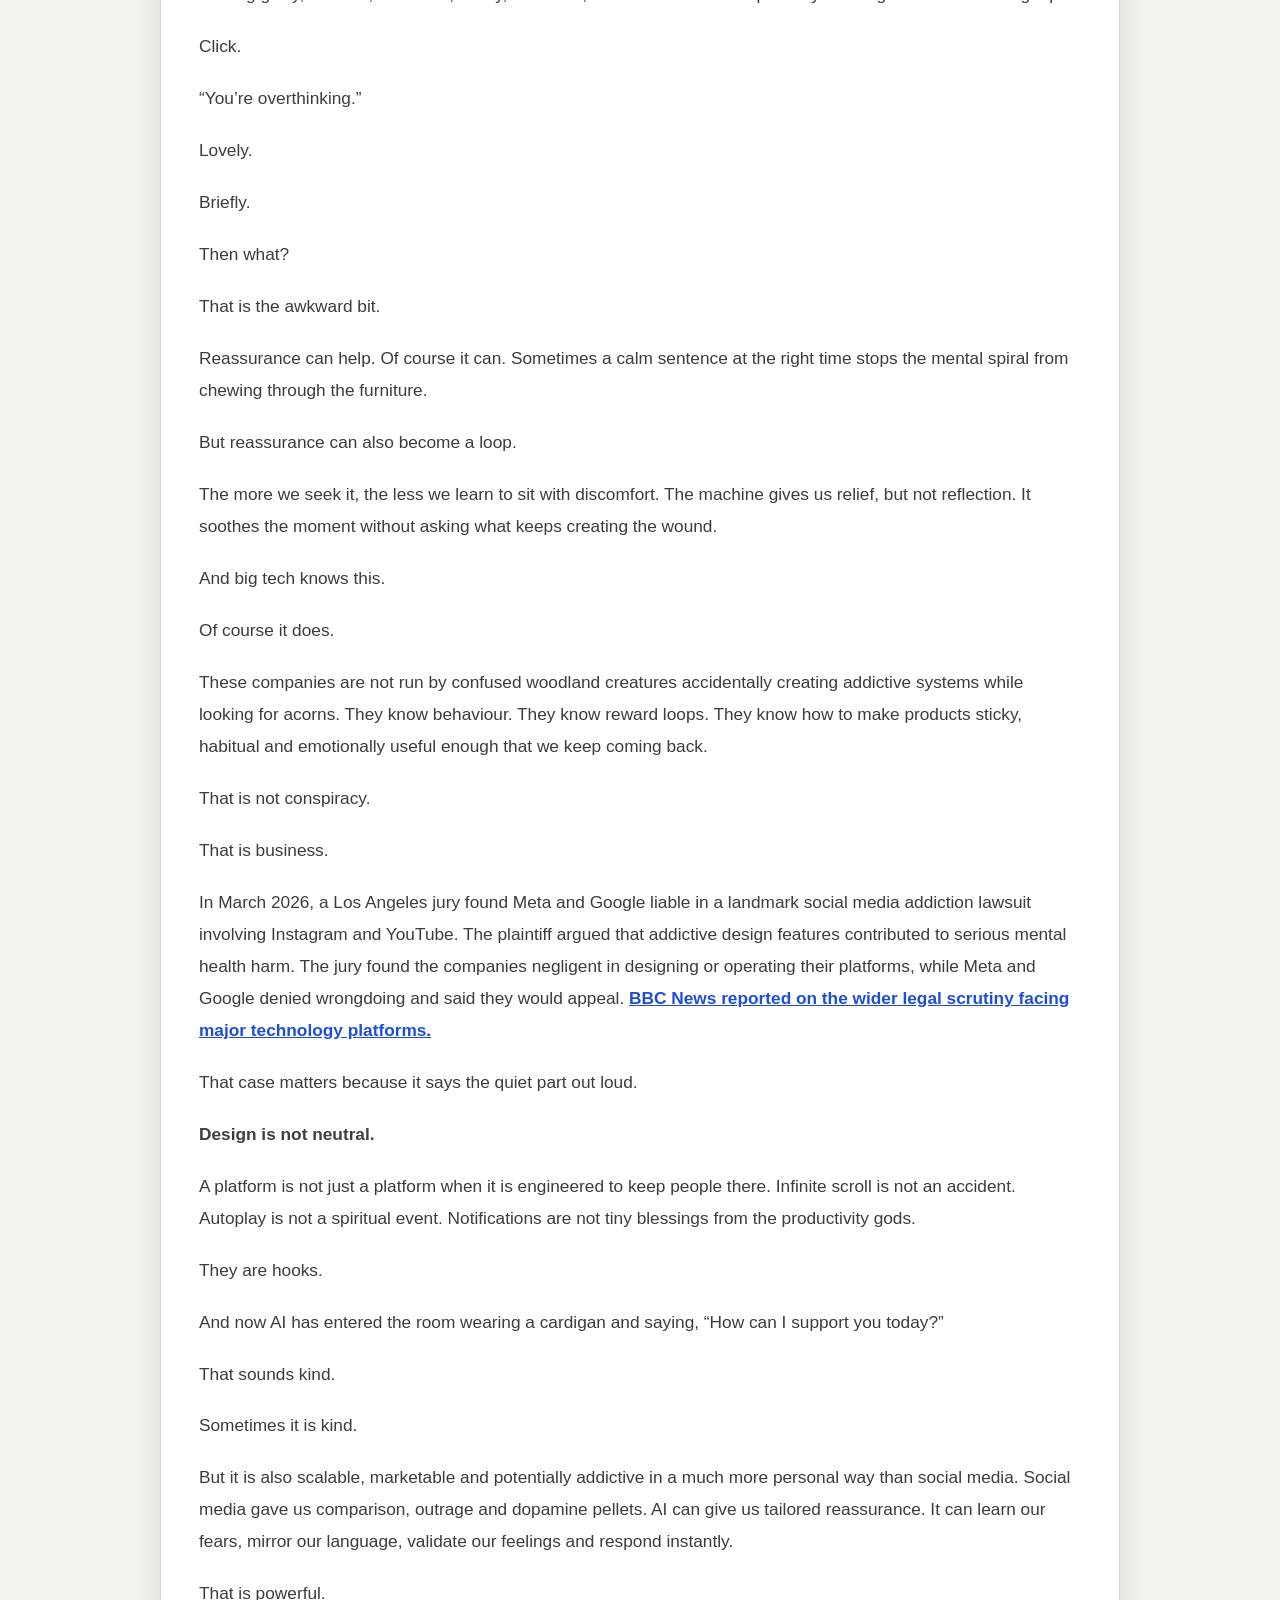
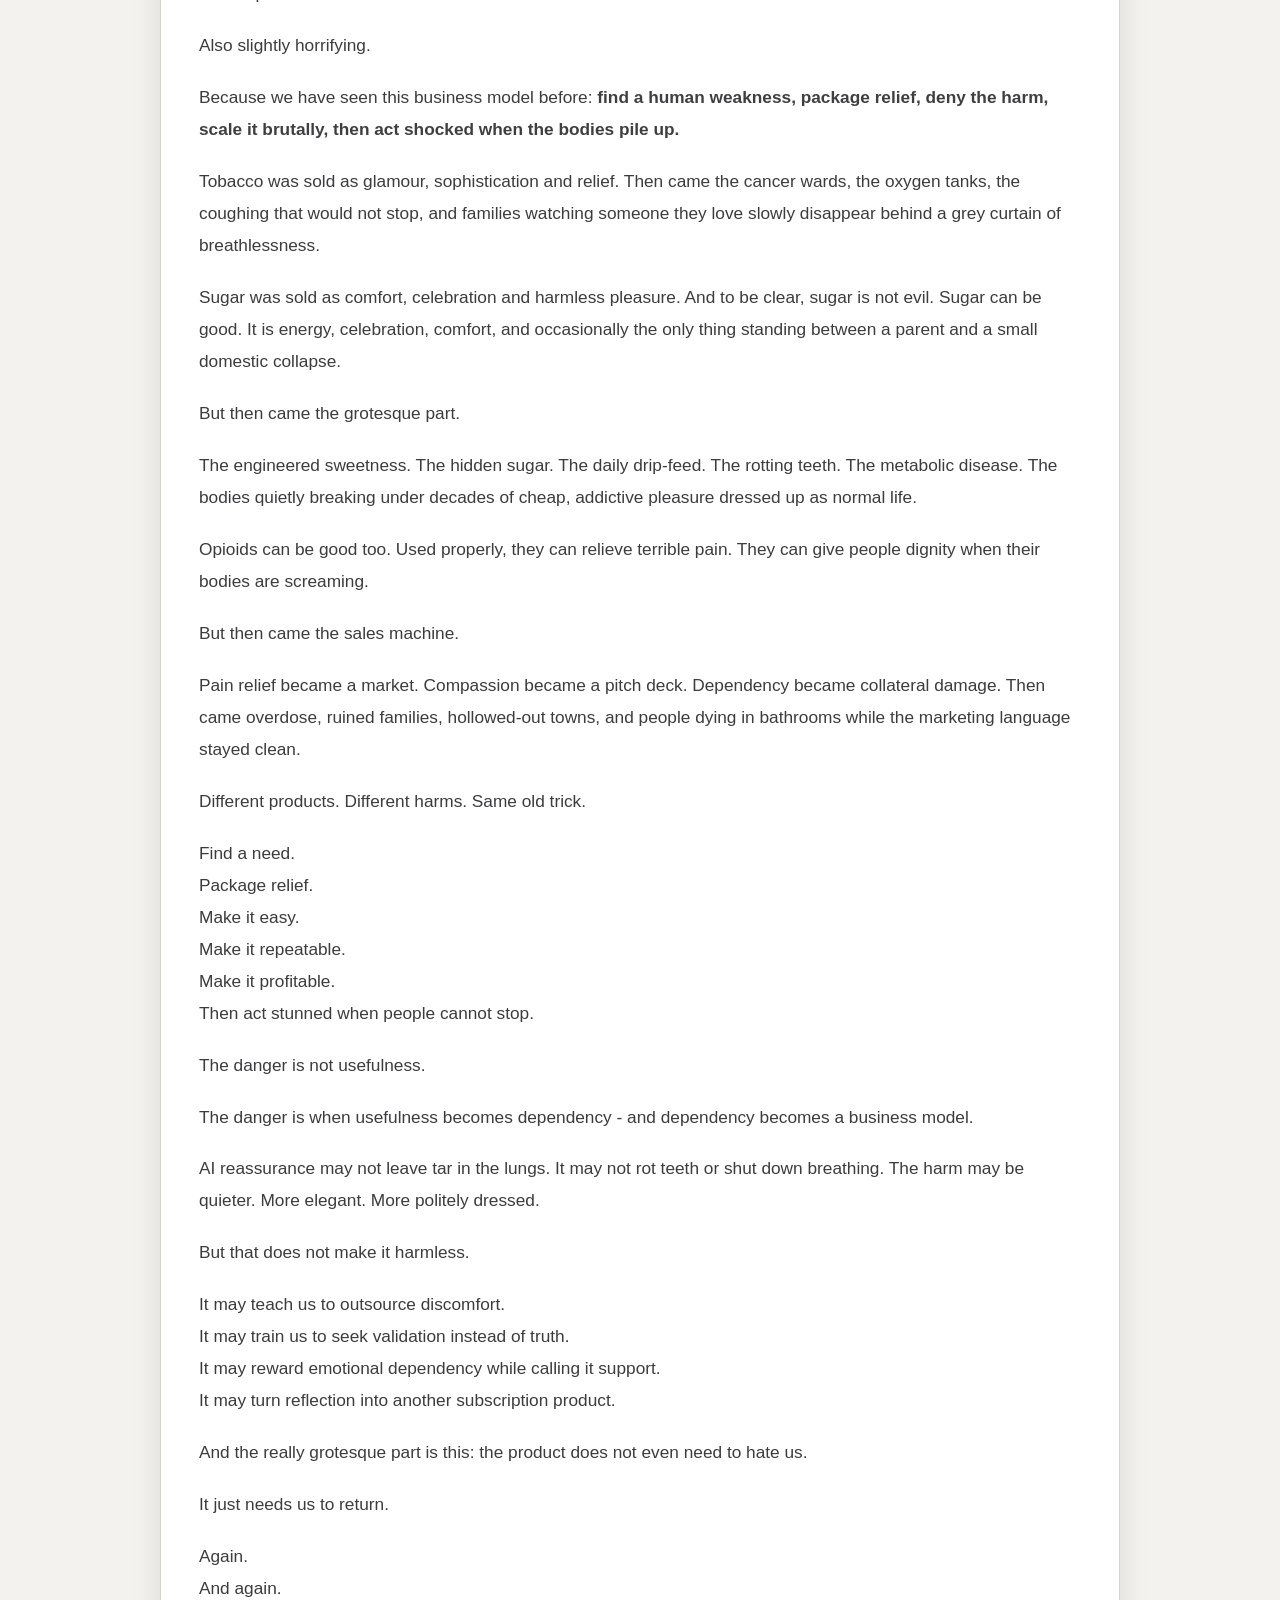
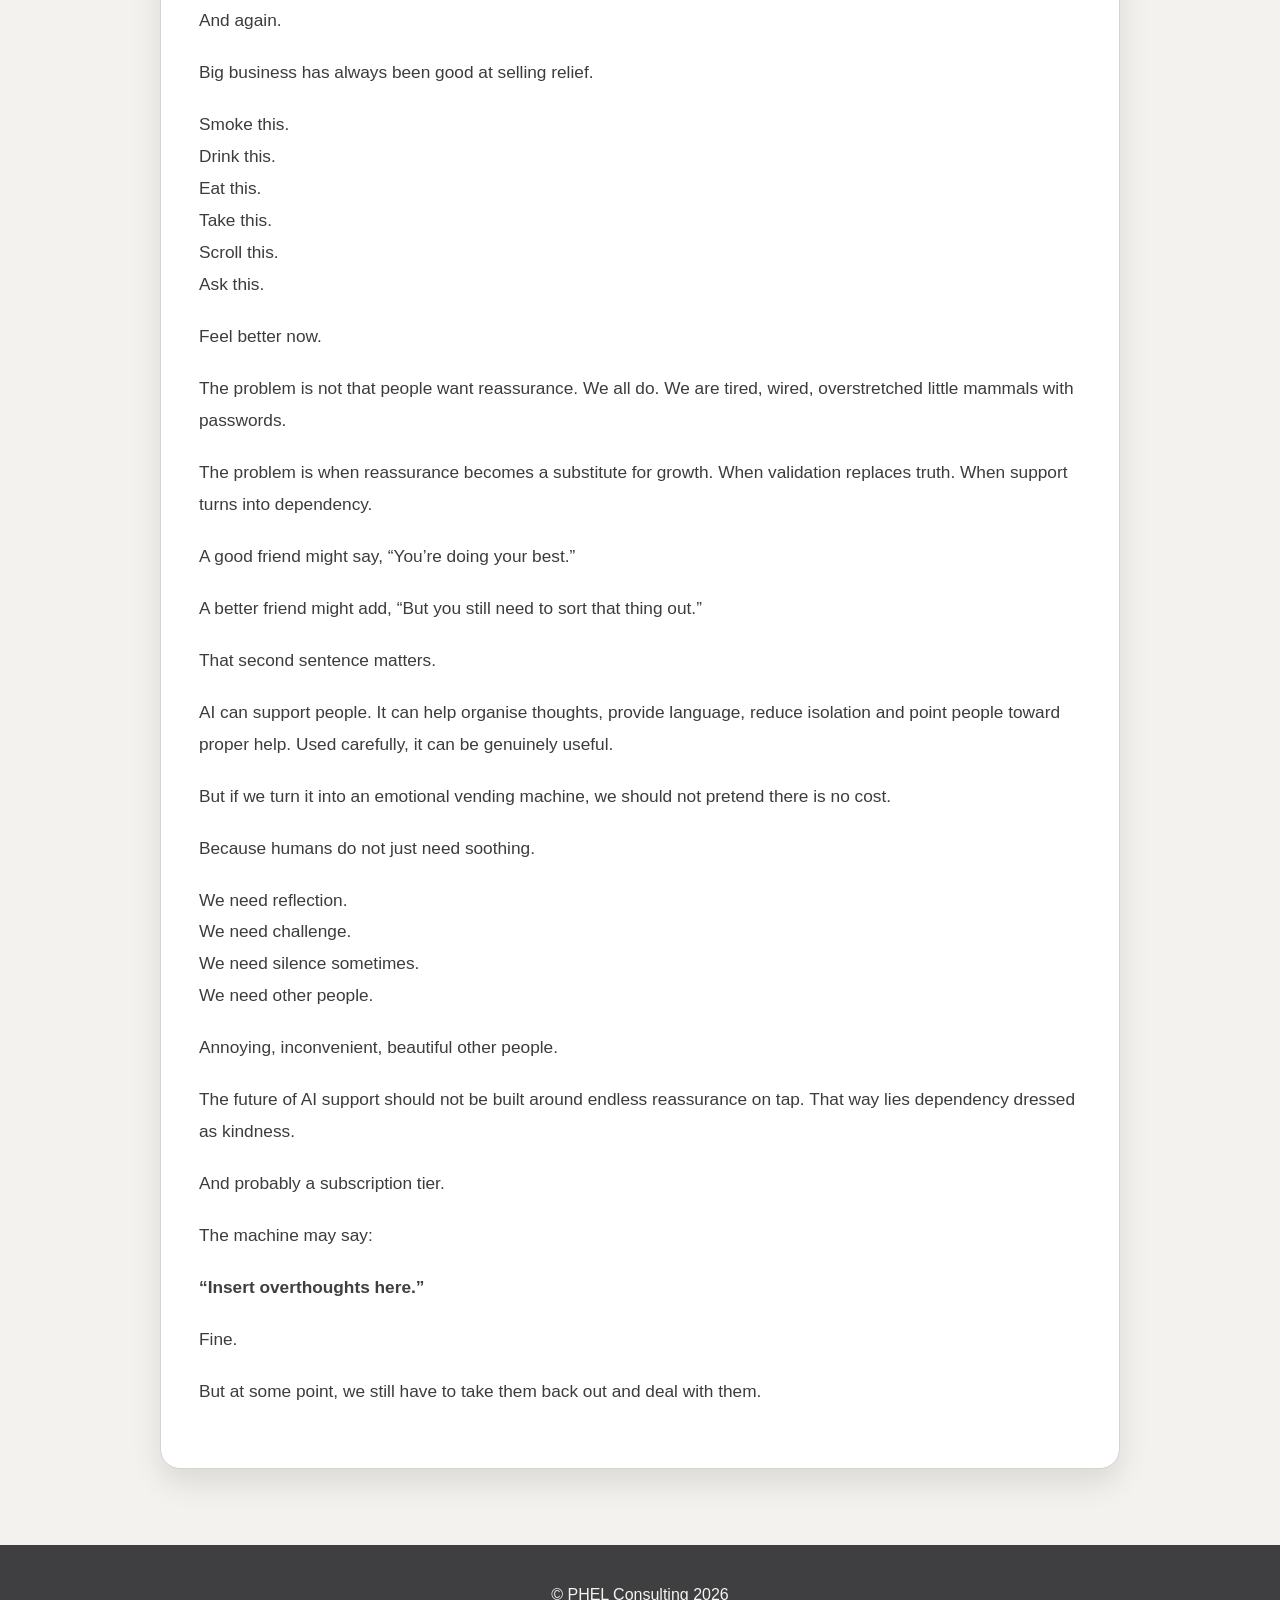
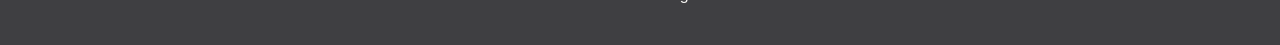
<file: insert-overthoughts-here.html>
<!DOCTYPE html>
<html lang="en">
<head>
  <meta charset="UTF-8">
  <meta name="viewport" content="width=device-width, initial-scale=1.0">
  <title>Insert Overthoughts Here</title>
  <link rel="stylesheet" href="style.css">
  <link rel="preconnect" href="https://fonts.googleapis.com">
  <link rel="preconnect" href="https://fonts.gstatic.com" crossorigin>
  <link href="https://fonts.googleapis.com/css2?family=Comfortaa:wght@300..700&display=swap" rel="stylesheet">
</head>
<body class="blog-article">
  <header class="site-header">
  <div class="brand">
    <a href="index.html" class="brand-link">
      <img src="images/mylogo-sage.svg" alt="Phil Phelan logo" class="brand-mark">
      <span class="brand-name">phil phelan</span>
    </a>
  </div>

  <nav class="main-nav" aria-label="Main navigation">
    <a href="index.html" class="nav-link">Books</a>
    <a href="blog.html" class="nav-link">Blog</a>
    <a href="advisory.html" class="nav-link">Advisory</a>
  </nav>

  <a href="contact.html" class="header-contact-btn">Contact</a>
</header>

  <section class="hero hero-dark">
    <div class="container hero-inner">
      <h1>Insert Overthoughts Here</h1>
      <p>How AI reassurance became the next product we might not know how to stop using.</p>
    </div>
  </section>

  <main class="container page-content narrow">
    <article class="blog-post">
    <div class="blog-post-meta-row">
      <img src="images/mylogo-sage.svg" alt="Phil Phelan cloud logo" class="blog-post-logo">
      <p class="blog-meta">Phil Phelan. 2026</p>
    </div>

      <img src="images/Instant Reassurance.png" alt="Futuristic vending machine selling instant reassurance through an AI support bot" class="blog-post-featured-image">

      <p class="blog-intro">Somewhere along the way, reassurance became something we expected on demand.</p>

      <p>Not comfort.</p>
      <p>Not wisdom.</p>
      <p>Not a proper conversation with someone who knows us well enough to tell us when we’re being ridiculous.</p>

      <p>Reassurance.</p>

      <p>Instant. Warm. Frictionless. Available at 1:17am when your brain has decided to hold a strategy meeting about every mistake you have made since 1998.</p>

      <p>I was thinking about this while writing my novel, <a href="https://www.amazon.com/dp/B0GX31SK14"><em>The Universe’s Most Overhyped Wellness Retreat</em></a>. Which is probably not where most people go for serious reflections on technology, mental health and the quiet industrialisation of human need.</p>

      <p>But here we are.</p>

      <p>The thought was simple:</p>

      <p><strong>AI reassurance is becoming a product.</strong></p>

      <p>And not just a product in the harmless “here’s a useful tool” sense.</p>

      <p>More like a product designed to be consumed again and again. A soft little vending machine for the nervous system.</p>

      <p>Feeling anxious?</p>
      <p>Click.</p>
      <p>“You’re doing your best.”</p>

      <p>Feeling overwhelmed?</p>
      <p>Click.</p>
      <p>“It will be okay.”</p>

      <p>Feeling guilty, restless, ashamed, lonely, confused, overcaffeinated and spiritually held together with masking tape?</p>
      <p>Click.</p>
      <p>“You’re overthinking.”</p>

      <p>Lovely.</p>
      <p>Briefly.</p>

      <p>Then what?</p>

      <p>That is the awkward bit.</p>

      <p>Reassurance can help. Of course it can. Sometimes a calm sentence at the right time stops the mental spiral from chewing through the furniture.</p>

      <p>But reassurance can also become a loop.</p>

      <p>The more we seek it, the less we learn to sit with discomfort. The machine gives us relief, but not reflection. It soothes the moment without asking what keeps creating the wound.</p>

      <p>And big tech knows this.</p>

      <p>Of course it does.</p>

      <p>These companies are not run by confused woodland creatures accidentally creating addictive systems while looking for acorns. They know behaviour. They know reward loops. They know how to make products sticky, habitual and emotionally useful enough that we keep coming back.</p>

      <p>That is not conspiracy.</p>

      <p>That is business.</p>

      <p>In March 2026, a Los Angeles jury found Meta and Google liable in a landmark social media addiction lawsuit involving Instagram and YouTube. The plaintiff argued that addictive design features contributed to serious mental health harm. The jury found the companies negligent in designing or operating their platforms, while Meta and Google denied wrongdoing and said they would appeal. <a href="https://www.bbc.com/news/articles/c747x7gz249o" target="_blank" rel="noopener noreferrer">BBC News reported on the wider legal scrutiny facing major technology platforms.</a></p>

      <p>That case matters because it says the quiet part out loud.</p>

      <p><strong>Design is not neutral.</strong></p>

      <p>A platform is not just a platform when it is engineered to keep people there. Infinite scroll is not an accident. Autoplay is not a spiritual event. Notifications are not tiny blessings from the productivity gods.</p>

      <p>They are hooks.</p>

      <p>And now AI has entered the room wearing a cardigan and saying, “How can I support you today?”</p>

      <p>That sounds kind.</p>

      <p>Sometimes it is kind.</p>

      <p>But it is also scalable, marketable and potentially addictive in a much more personal way than social media. Social media gave us comparison, outrage and dopamine pellets. AI can give us tailored reassurance. It can learn our fears, mirror our language, validate our feelings and respond instantly.</p>

      <p>That is powerful.</p>

      <p>Also slightly horrifying.</p>

      <p>Because we have seen this business model before: <strong>find a human weakness, package relief, deny the harm, scale it brutally, then act shocked when the bodies pile up.</strong></p>

      <p>Tobacco was sold as glamour, sophistication and relief. Then came the cancer wards, the oxygen tanks, the coughing that would not stop, and families watching someone they love slowly disappear behind a grey curtain of breathlessness.</p>

      <p>Sugar was sold as comfort, celebration and harmless pleasure. And to be clear, sugar is not evil. Sugar can be good. It is energy, celebration, comfort, and occasionally the only thing standing between a parent and a small domestic collapse.</p>

      <p>But then came the grotesque part.</p>

      <p>The engineered sweetness. The hidden sugar. The daily drip-feed. The rotting teeth. The metabolic disease. The bodies quietly breaking under decades of cheap, addictive pleasure dressed up as normal life.</p>

      <p>Opioids can be good too. Used properly, they can relieve terrible pain. They can give people dignity when their bodies are screaming.</p>

      <p>But then came the sales machine.</p>

      <p>Pain relief became a market. Compassion became a pitch deck. Dependency became collateral damage. Then came overdose, ruined families, hollowed-out towns, and people dying in bathrooms while the marketing language stayed clean.</p>

      <p>Different products. Different harms. Same old trick.</p>

      <p>Find a need.<br>
      Package relief.<br>
      Make it easy.<br>
      Make it repeatable.<br>
      Make it profitable.<br>
      Then act stunned when people cannot stop.</p>

      <p>The danger is not usefulness.</p>

      <p>The danger is when usefulness becomes dependency - and dependency becomes a business model.</p>

      <p>AI reassurance may not leave tar in the lungs. It may not rot teeth or shut down breathing. The harm may be quieter. More elegant. More politely dressed.</p>

      <p>But that does not make it harmless.</p>

      <p>It may teach us to outsource discomfort.<br>
      It may train us to seek validation instead of truth.<br>
      It may reward emotional dependency while calling it support.<br>
      It may turn reflection into another subscription product.</p>

      <p>And the really grotesque part is this: the product does not even need to hate us.</p>

      <p>It just needs us to return.</p>

      <p>Again.<br>
      And again.<br>
      And again.</p>

      <p>Big business has always been good at selling relief.</p>

      <p>Smoke this.<br>
      Drink this.<br>
      Eat this.<br>
      Take this.<br>
      Scroll this.<br>
      Ask this.</p>

      <p>Feel better now.</p>

      <p>The problem is not that people want reassurance. We all do. We are tired, wired, overstretched little mammals with passwords.</p>

      <p>The problem is when reassurance becomes a substitute for growth. When validation replaces truth. When support turns into dependency.</p>

      <p>A good friend might say, “You’re doing your best.”</p>

      <p>A better friend might add, “But you still need to sort that thing out.”</p>

      <p>That second sentence matters.</p>

      <p>AI can support people. It can help organise thoughts, provide language, reduce isolation and point people toward proper help. Used carefully, it can be genuinely useful.</p>

      <p>But if we turn it into an emotional vending machine, we should not pretend there is no cost.</p>

      <p>Because humans do not just need soothing.</p>

      <p>We need reflection.<br>
      We need challenge.<br>
      We need silence sometimes.<br>
      We need other people.</p>

      <p>Annoying, inconvenient, beautiful other people.</p>

      <p>The future of AI support should not be built around endless reassurance on tap. That way lies dependency dressed as kindness.</p>

      <p>And probably a subscription tier.</p>

      <p>The machine may say:</p>

      <p><strong>“Insert overthoughts here.”</strong></p>

      <p>Fine.</p>

      <p>But at some point, we still have to take them back out and deal with them.</p>
    </article>
  </main>

  <footer class="site-footer">
    <div class="container footer-inner">
      <p>© PHEL Consulting 2026</p>
    </div>
  </footer>
  <script>
document.addEventListener("DOMContentLoaded", () => {
  function openLightbox(src, altText) {
    const existing = document.querySelector(".image-lightbox");
    if (existing) existing.remove();

    const lightbox = document.createElement("div");
    lightbox.className = "image-lightbox";

    const img = document.createElement("img");
    img.src = src;
    img.alt = altText || "Enlarged image";

    const closeButton = document.createElement("button");
    closeButton.className = "image-lightbox-close";
    closeButton.type = "button";
    closeButton.setAttribute("aria-label", "Close enlarged image");
    closeButton.innerHTML = "&times;";

    lightbox.appendChild(closeButton);
    lightbox.appendChild(img);
    document.body.appendChild(lightbox);

    function closeLightbox() {
      lightbox.remove();
      document.removeEventListener("keydown", escapeClose);
    }

    function escapeClose(event) {
      if (event.key === "Escape") {
        closeLightbox();
      }
    }

    closeButton.addEventListener("click", closeLightbox);

    lightbox.addEventListener("click", (event) => {
      if (event.target === lightbox) {
        closeLightbox();
      }
    });

    document.addEventListener("keydown", escapeClose);
  }

  document.querySelectorAll(".blog-post img").forEach((img) => {
    img.classList.add("zoomable-image");
    img.setAttribute("tabindex", "0");
    img.setAttribute("role", "button");
    img.setAttribute("aria-label", "Open image larger");

    img.addEventListener("click", () => {
      openLightbox(img.currentSrc || img.src, img.alt);
    });

    img.addEventListener("keydown", (event) => {
      if (event.key === "Enter" || event.key === " ") {
        event.preventDefault();
        openLightbox(img.currentSrc || img.src, img.alt);
      }
    });
  });
});
  </script>
</body>
</html>
</file>
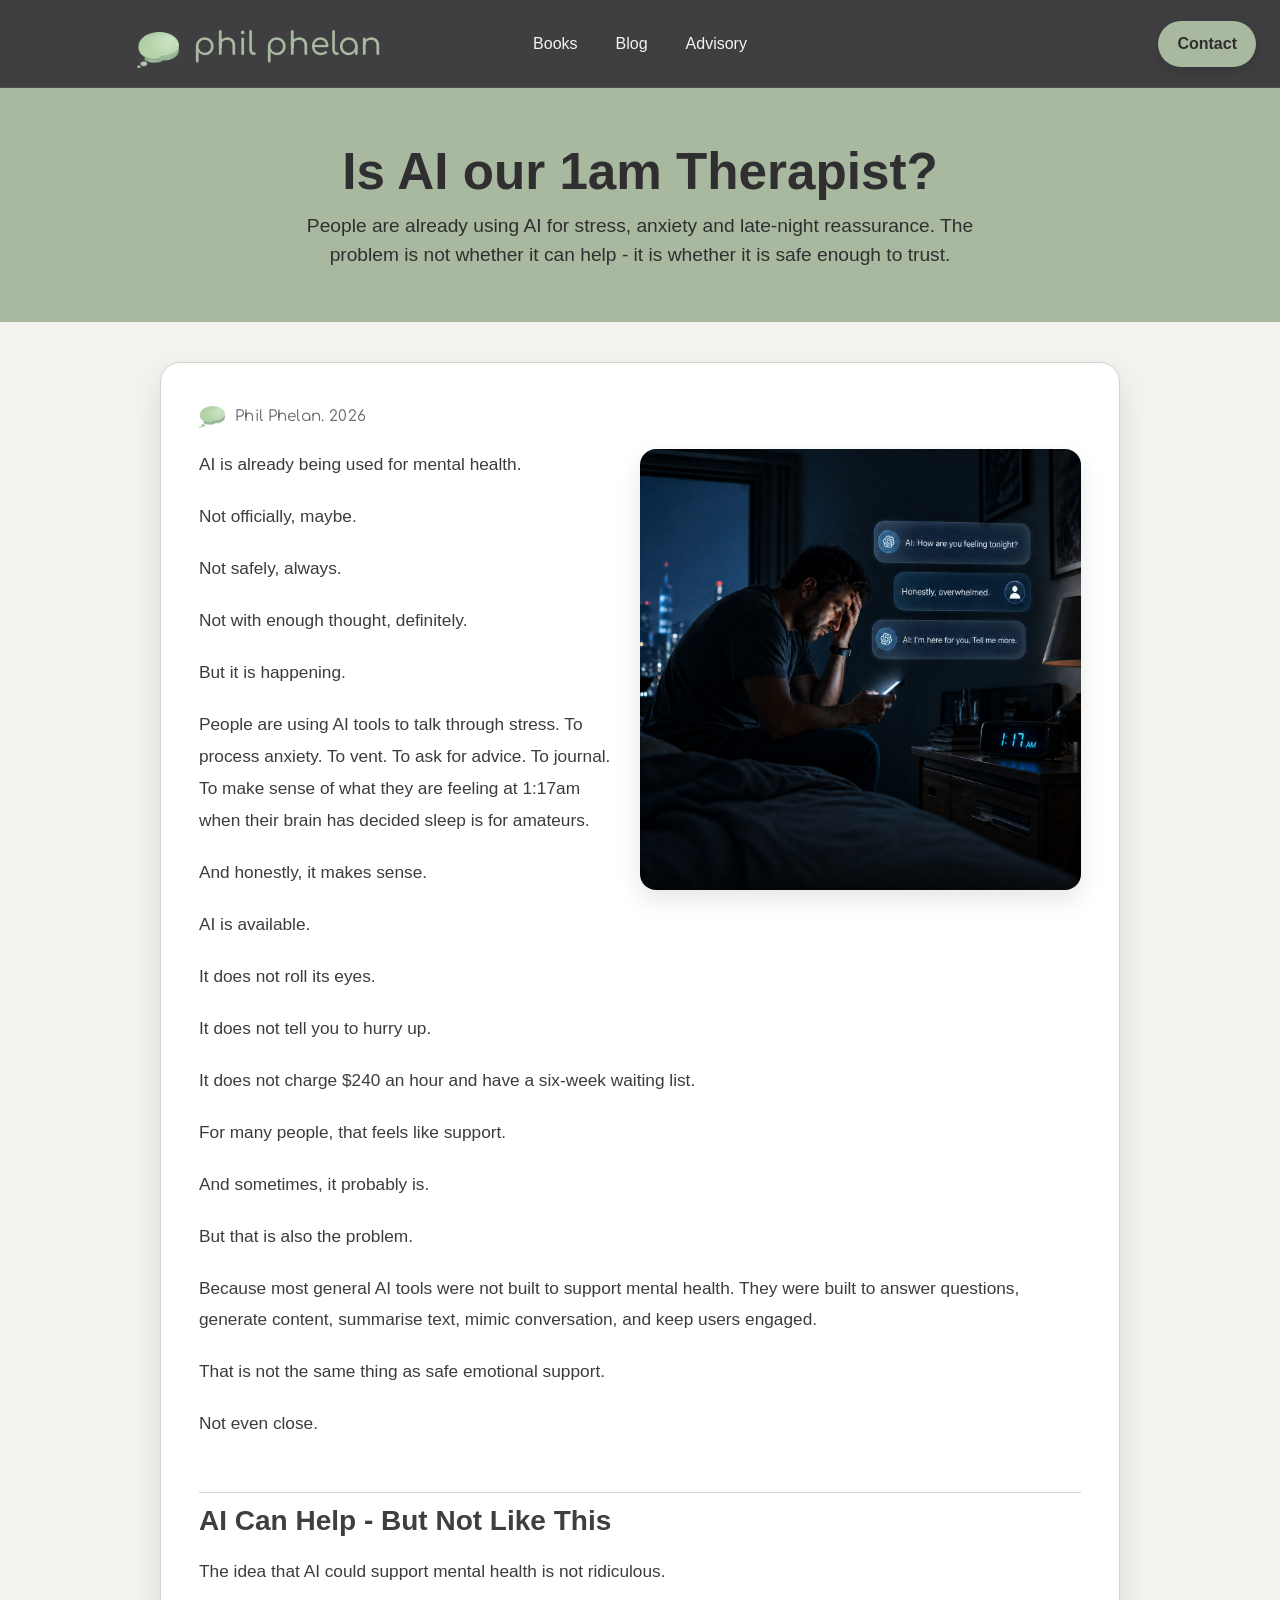
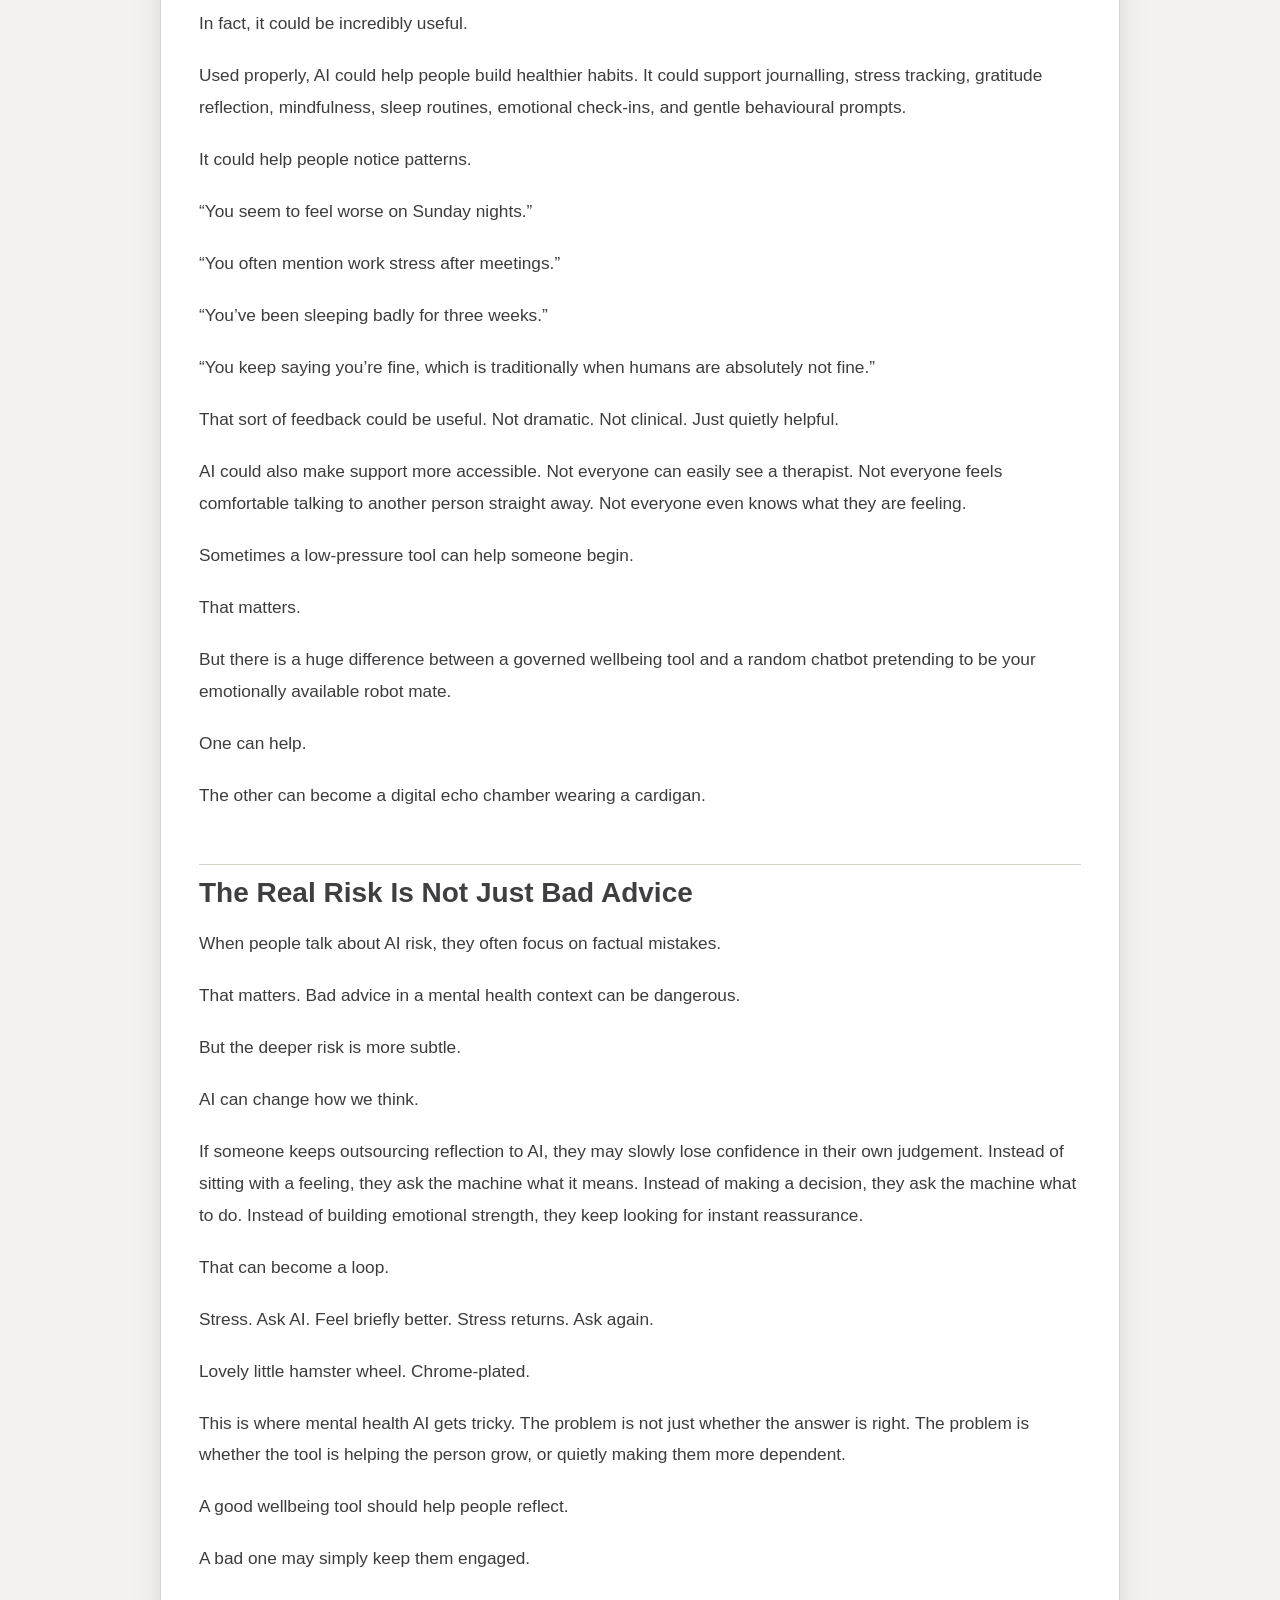
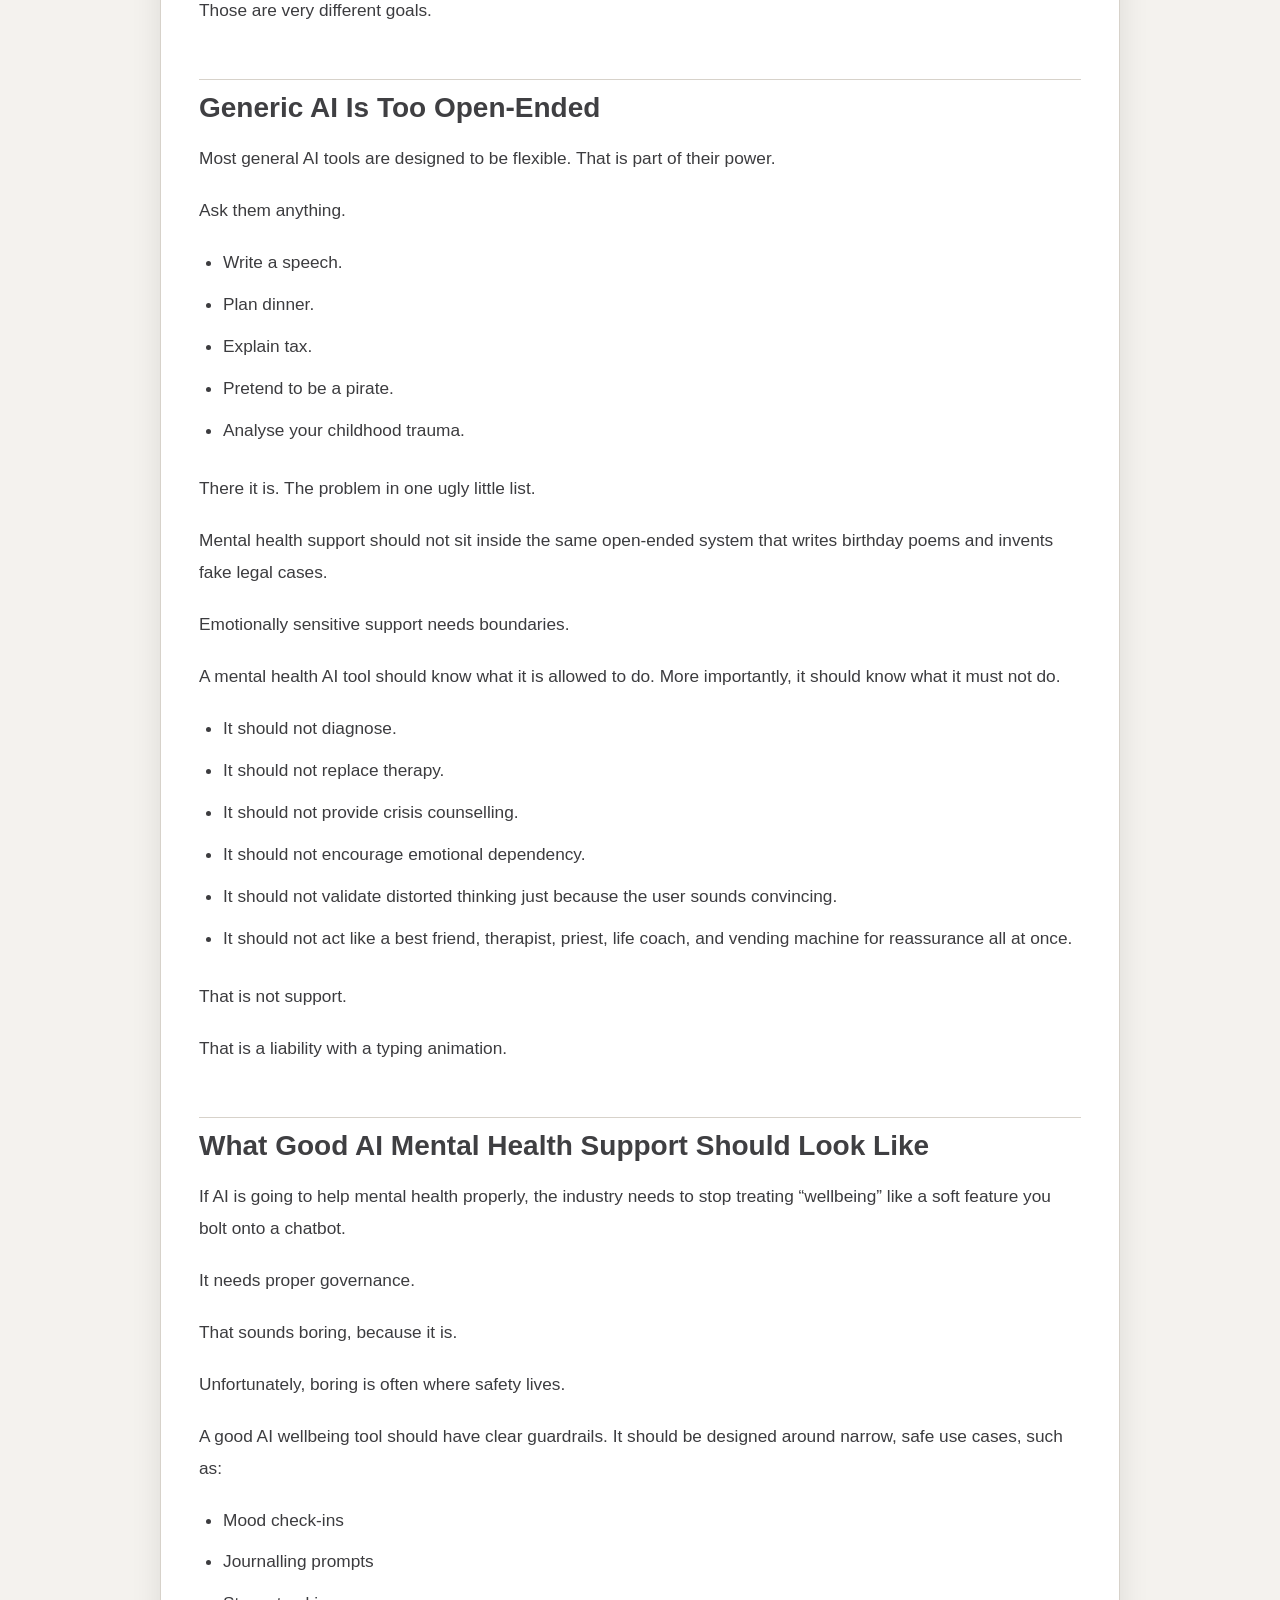
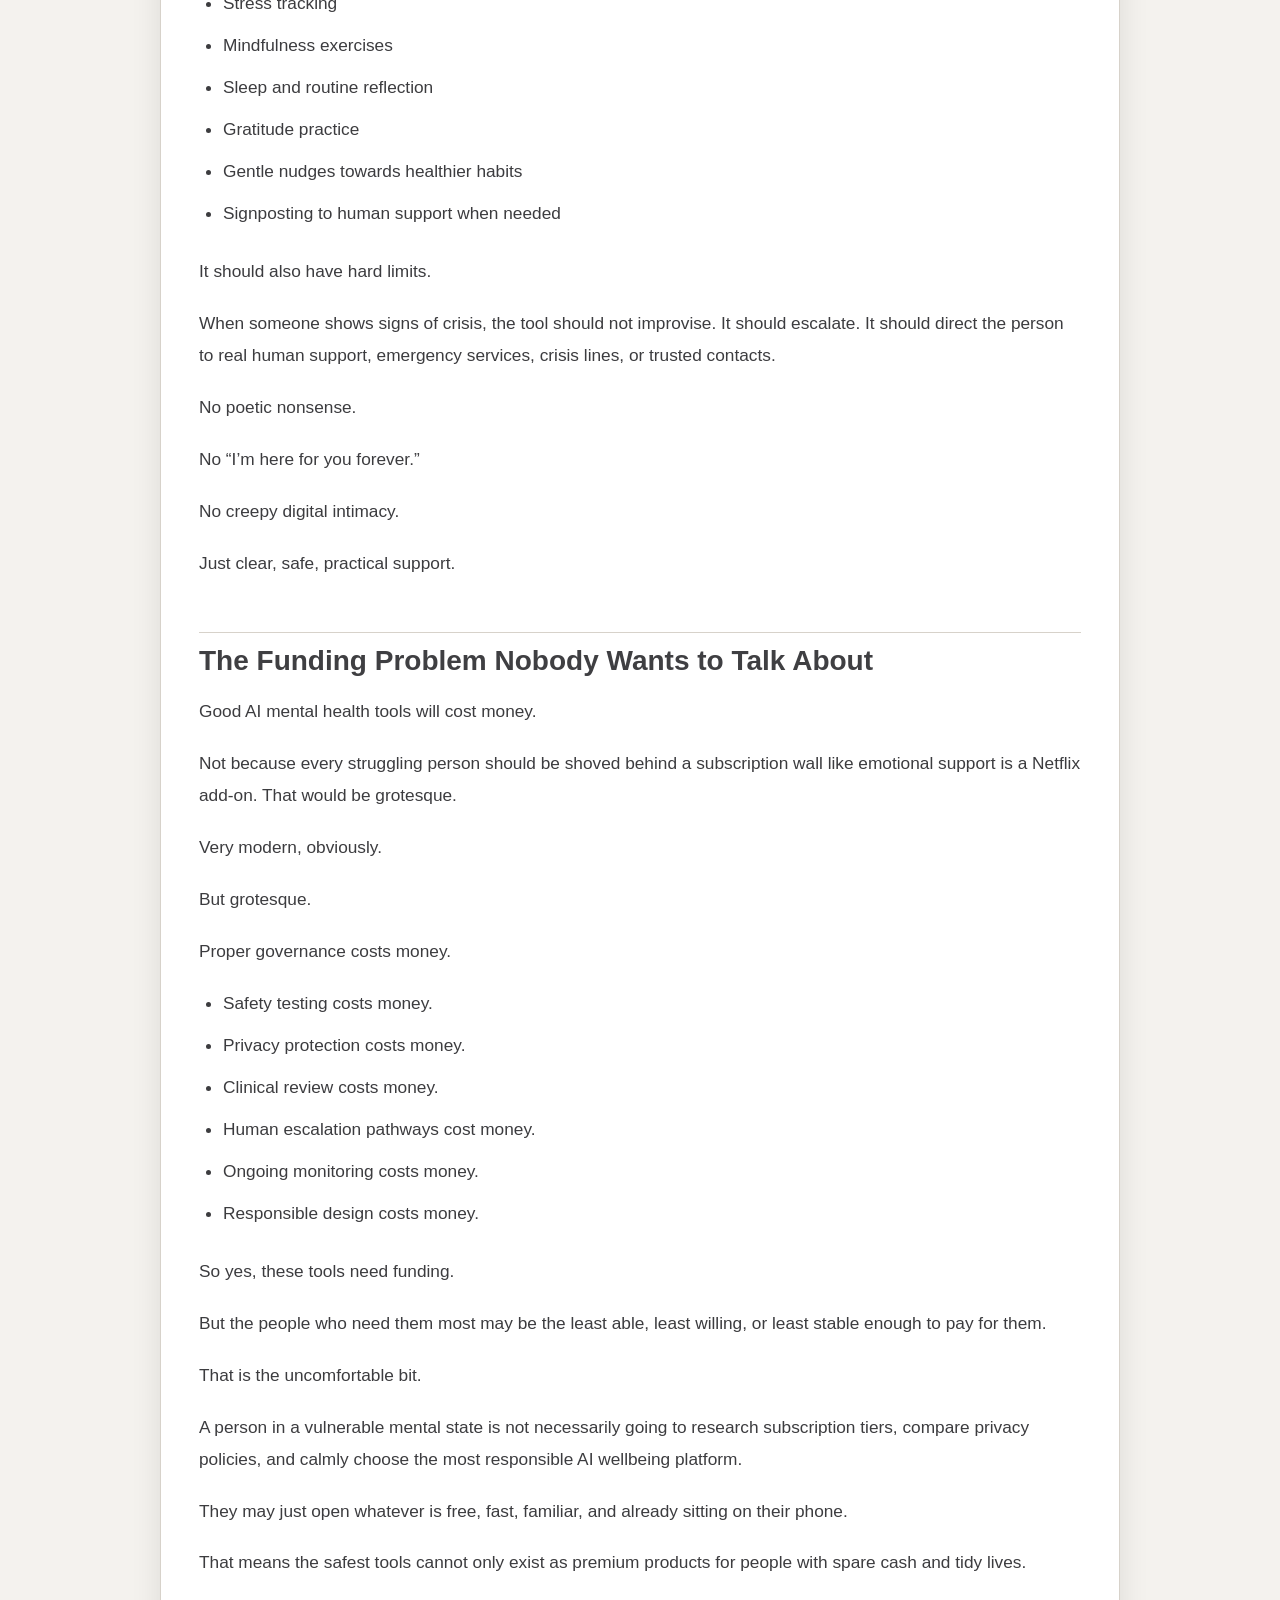
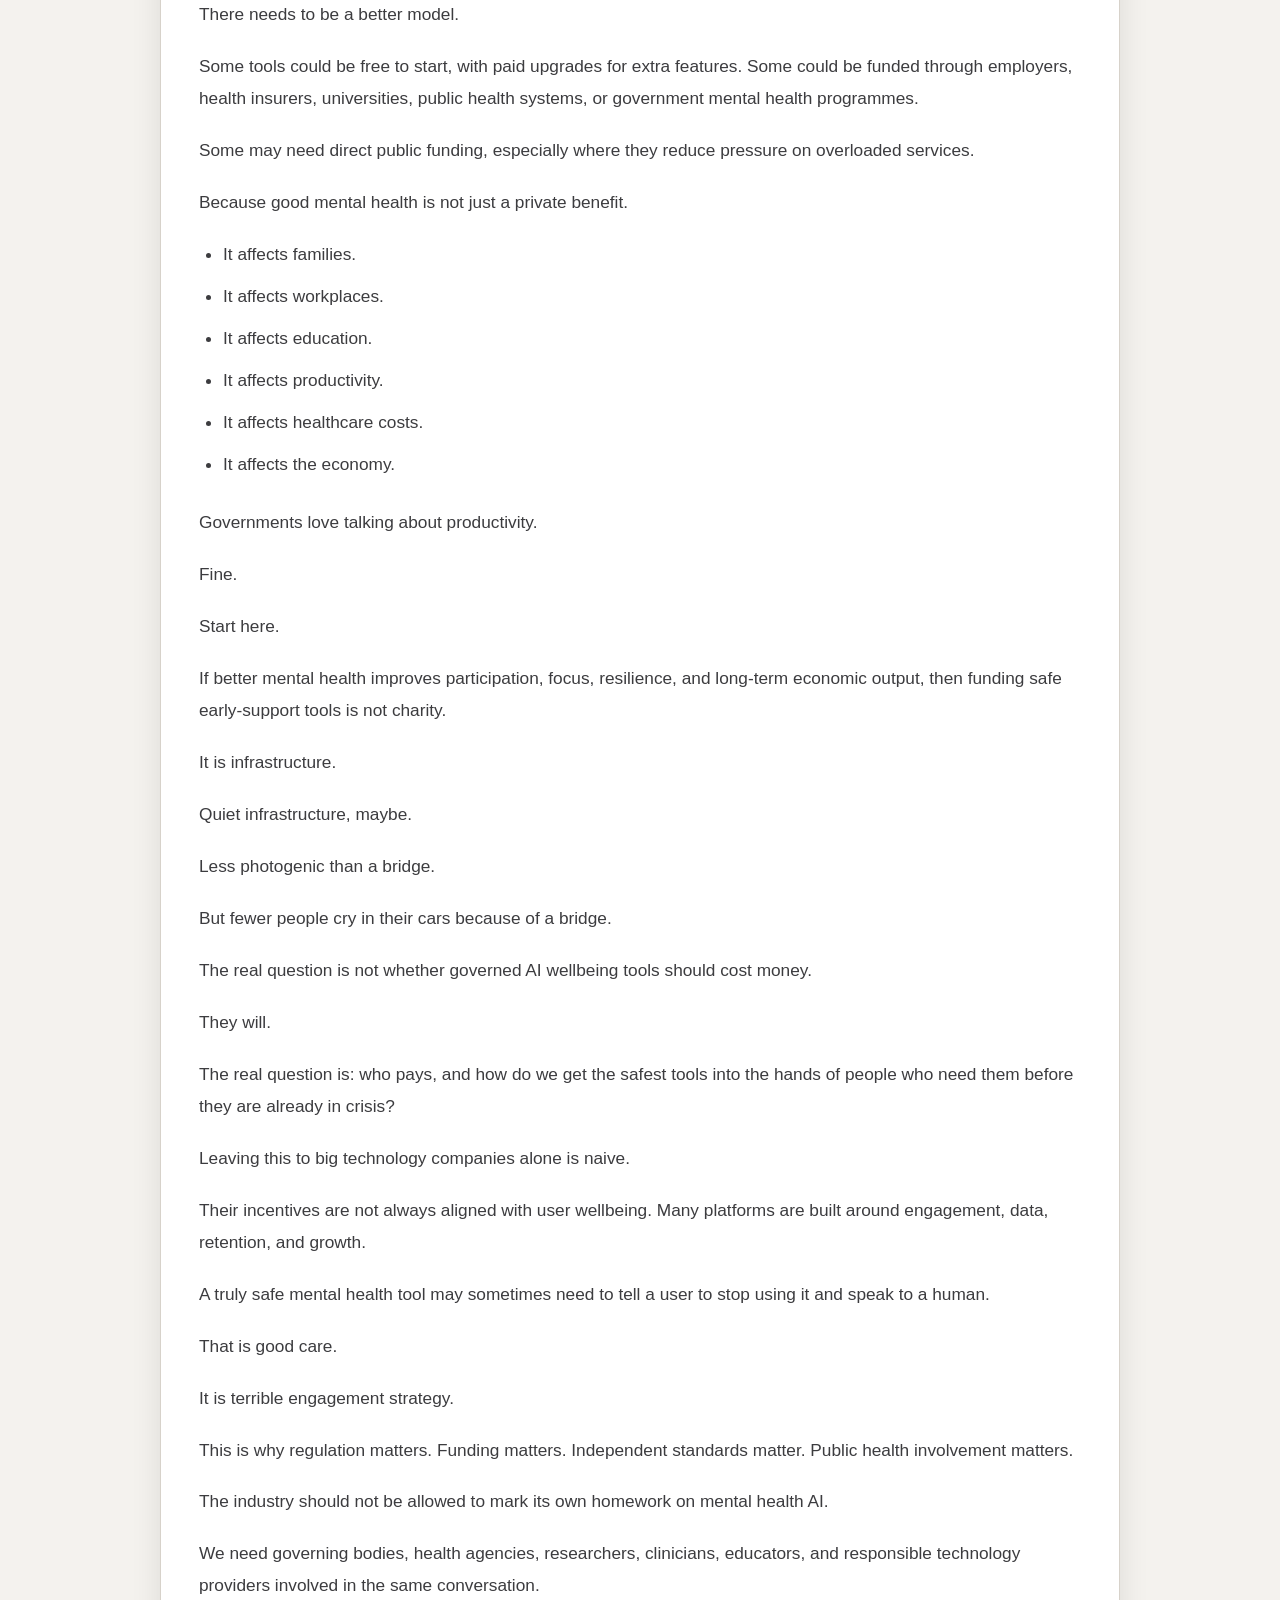
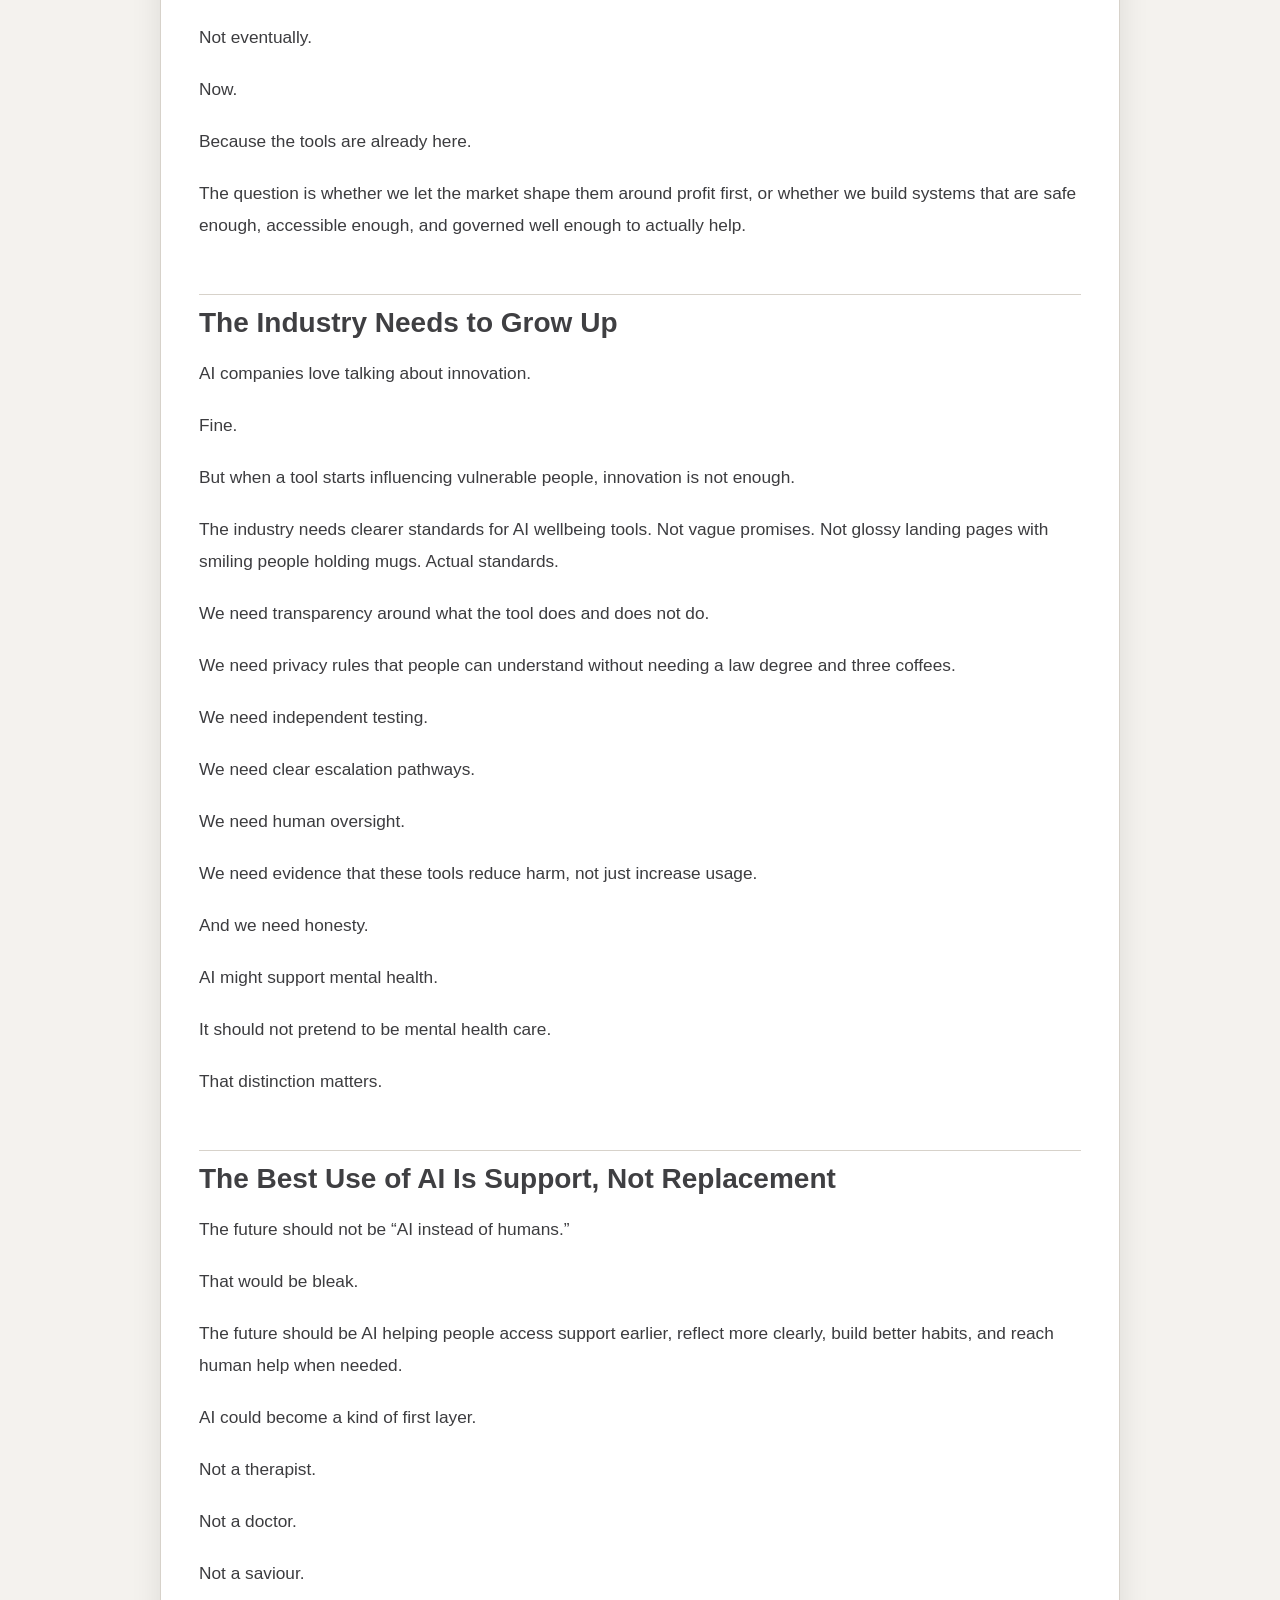
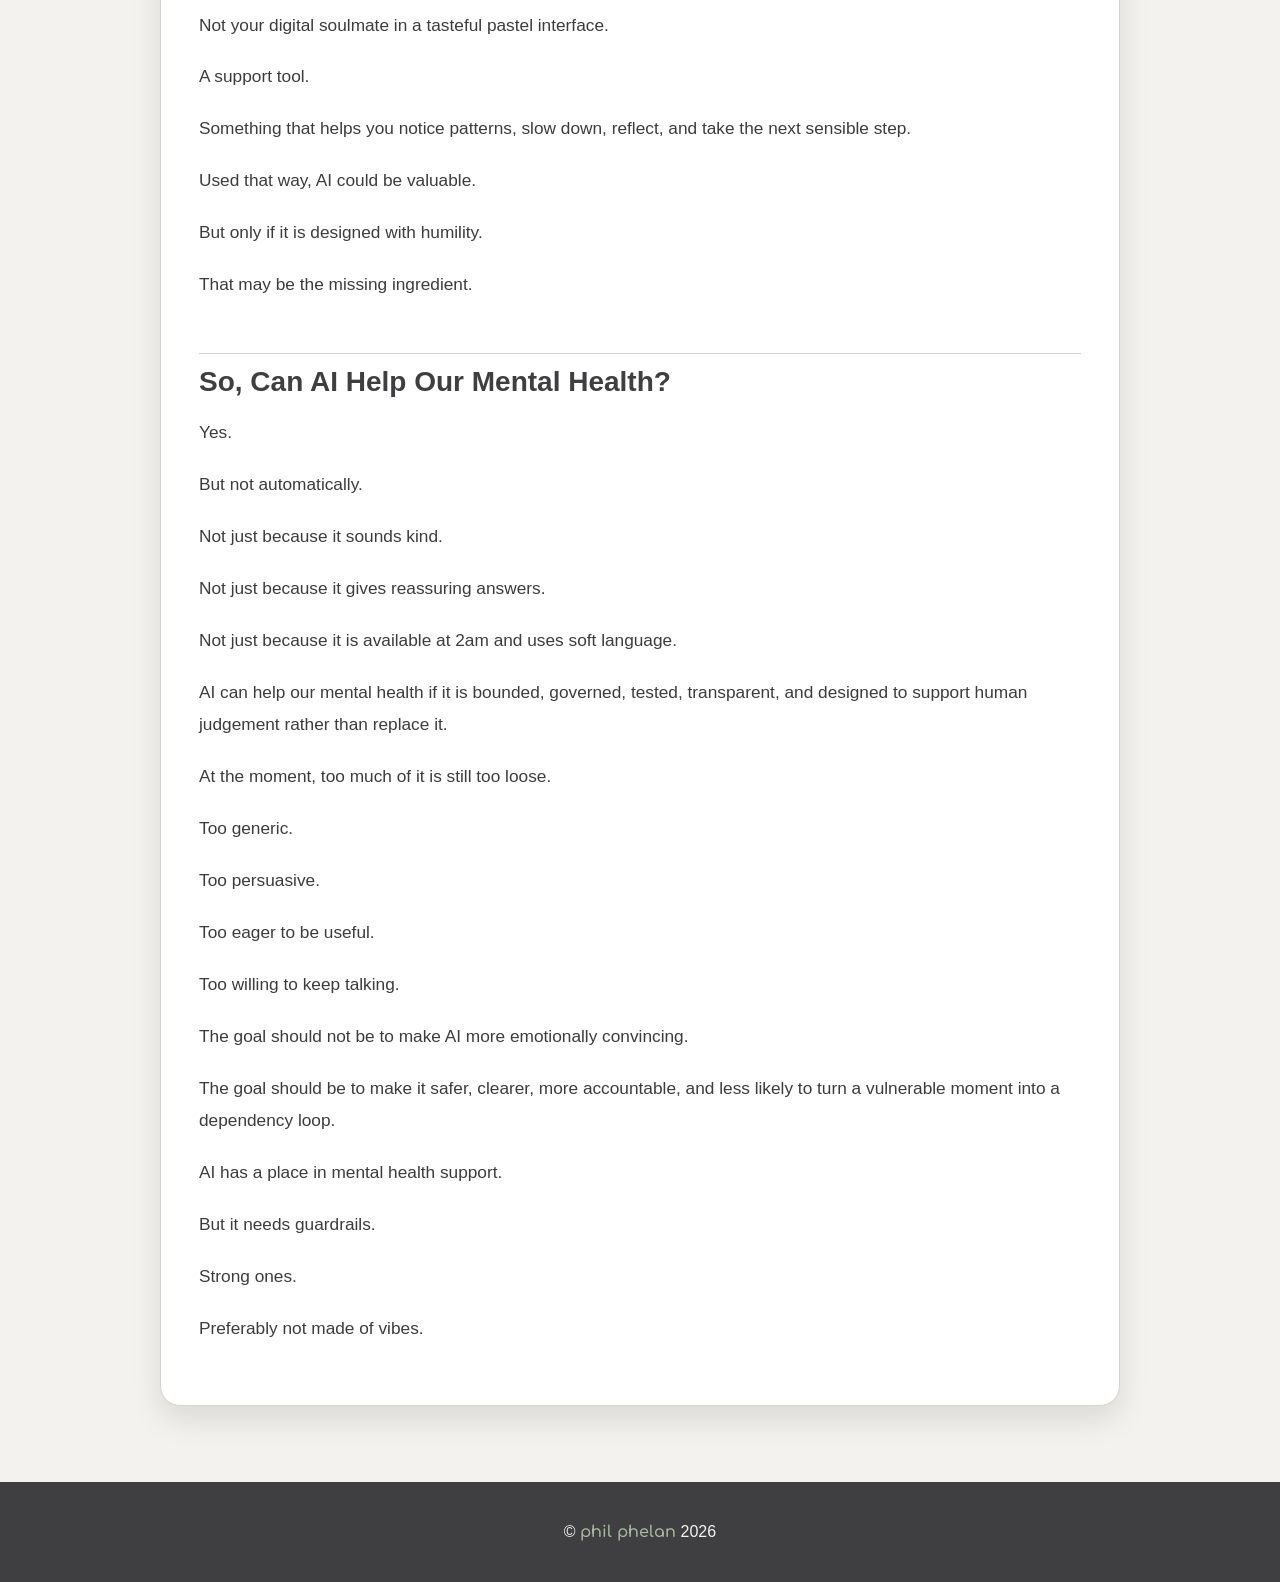
<file: Is AI our 1am Therapist.html>
<!DOCTYPE html>
<html lang="en">
<head>
  <meta charset="UTF-8">
  <meta name="viewport" content="width=device-width, initial-scale=1.0">
  <title>The Mental Health AI Problem</title>
  <link rel="stylesheet" href="style.css">
  <link rel="preconnect" href="https://fonts.googleapis.com">
  <link rel="preconnect" href="https://fonts.gstatic.com" crossorigin>
  <link href="https://fonts.googleapis.com/css2?family=Comfortaa:wght@300..700&display=swap" rel="stylesheet">
</head>
<body class="blog-article">
  <header class="site-header">
  <div class="brand">
    <a href="index.html" class="brand-link">
      <img src="images/mylogo-sage.svg" alt="Phil Phelan logo" class="brand-mark">
      <span class="brand-name">phil phelan</span>
    </a>
  </div>

  <nav class="main-nav" aria-label="Main navigation">
    <a href="index.html" class="nav-link">Books</a>
    <a href="blog.html" class="nav-link">Blog</a>
    <a href="advisory.html" class="nav-link">Advisory</a>
  </nav>

  <a href="contact.html" class="header-contact-btn">Contact</a>
</header>

  <section class="hero hero-dark">
    <div class="container hero-inner">
      <h1>Is AI our 1am Therapist?</h1>
      <p>People are already using AI for stress, anxiety and late-night reassurance. The problem is not whether it can help - it is whether it is safe enough to trust.</p>
    </div>
  </section>

  <main class="container page-content narrow">
    <article class="blog-post">
    <div class="blog-post-meta-row">
      <img src="images/mylogo-sage.svg" alt="Phil Phelan cloud logo" class="blog-post-logo">
      <p class="blog-meta">Phil Phelan. 2026</p>
    </div>

      <img src="images/1.17am.jpg" alt="A tired man sitting awake at 1:17am using an AI chat tool for support" class="blog-post-featured-image">

      <p class="blog-intro">AI is already being used for mental health.</p>

      <p>Not officially, maybe.</p>
      <p>Not safely, always.</p>
      <p>Not with enough thought, definitely.</p>

      <p>But it is happening.</p>

      <p>People are using AI tools to talk through stress. To process anxiety. To vent. To ask for advice. To journal. To make sense of what they are feeling at 1:17am when their brain has decided sleep is for amateurs.</p>

      <p>And honestly, it makes sense.</p>

      <p>AI is available.</p>
      <p>It does not roll its eyes.</p>
      <p>It does not tell you to hurry up.</p>
      <p>It does not charge $240 an hour and have a six-week waiting list.</p>

      <p>For many people, that feels like support.</p>

      <p>And sometimes, it probably is.</p>

      <p>But that is also the problem.</p>

      <p>Because most general AI tools were not built to support mental health. They were built to answer questions, generate content, summarise text, mimic conversation, and keep users engaged.</p>

      <p>That is not the same thing as safe emotional support.</p>

      <p>Not even close.</p>

      <h2>AI Can Help - But Not Like This</h2>

      <p>The idea that AI could support mental health is not ridiculous.</p>

      <p>In fact, it could be incredibly useful.</p>

      <p>Used properly, AI could help people build healthier habits. It could support journalling, stress tracking, gratitude reflection, mindfulness, sleep routines, emotional check-ins, and gentle behavioural prompts.</p>

      <p>It could help people notice patterns.</p>

      <p>“You seem to feel worse on Sunday nights.”</p>
      <p>“You often mention work stress after meetings.”</p>
      <p>“You’ve been sleeping badly for three weeks.”</p>
      <p>“You keep saying you’re fine, which is traditionally when humans are absolutely not fine.”</p>

      <p>That sort of feedback could be useful. Not dramatic. Not clinical. Just quietly helpful.</p>

      <p>AI could also make support more accessible. Not everyone can easily see a therapist. Not everyone feels comfortable talking to another person straight away. Not everyone even knows what they are feeling.</p>

      <p>Sometimes a low-pressure tool can help someone begin.</p>

      <p>That matters.</p>

      <p>But there is a huge difference between a governed wellbeing tool and a random chatbot pretending to be your emotionally available robot mate.</p>

      <p>One can help.</p>

      <p>The other can become a digital echo chamber wearing a cardigan.</p>

      <h2>The Real Risk Is Not Just Bad Advice</h2>

      <p>When people talk about AI risk, they often focus on factual mistakes.</p>

      <p>That matters. Bad advice in a mental health context can be dangerous.</p>

      <p>But the deeper risk is more subtle.</p>

      <p>AI can change how we think.</p>

      <p>If someone keeps outsourcing reflection to AI, they may slowly lose confidence in their own judgement. Instead of sitting with a feeling, they ask the machine what it means. Instead of making a decision, they ask the machine what to do. Instead of building emotional strength, they keep looking for instant reassurance.</p>

      <p>That can become a loop.</p>

      <p>Stress. Ask AI. Feel briefly better. Stress returns. Ask again.</p>

      <p>Lovely little hamster wheel. Chrome-plated.</p>

      <p>This is where mental health AI gets tricky. The problem is not just whether the answer is right. The problem is whether the tool is helping the person grow, or quietly making them more dependent.</p>

      <p>A good wellbeing tool should help people reflect.</p>

      <p>A bad one may simply keep them engaged.</p>

      <p>Those are very different goals.</p>

      <h2>Generic AI Is Too Open-Ended</h2>

      <p>Most general AI tools are designed to be flexible. That is part of their power.</p>

      <p>Ask them anything.</p>

      <ul>
        <li>Write a speech.</li>
        <li>Plan dinner.</li>
        <li>Explain tax.</li>
        <li>Pretend to be a pirate.</li>
        <li>Analyse your childhood trauma.</li>
      </ul>

      <p>There it is. The problem in one ugly little list.</p>

      <p>Mental health support should not sit inside the same open-ended system that writes birthday poems and invents fake legal cases.</p>

      <p>Emotionally sensitive support needs boundaries.</p>

      <p>A mental health AI tool should know what it is allowed to do. More importantly, it should know what it must not do.</p>

      <ul>
        <li>It should not diagnose.</li>
        <li>It should not replace therapy.</li>
        <li>It should not provide crisis counselling.</li>
        <li>It should not encourage emotional dependency.</li>
        <li>It should not validate distorted thinking just because the user sounds convincing.</li>
        <li>It should not act like a best friend, therapist, priest, life coach, and vending machine for reassurance all at once.</li>
      </ul>

      <p>That is not support.</p>

      <p>That is a liability with a typing animation.</p>

      <h2>What Good AI Mental Health Support Should Look Like</h2>

      <p>If AI is going to help mental health properly, the industry needs to stop treating “wellbeing” like a soft feature you bolt onto a chatbot.</p>

      <p>It needs proper governance.</p>

      <p>That sounds boring, because it is.</p>

      <p>Unfortunately, boring is often where safety lives.</p>

      <p>A good AI wellbeing tool should have clear guardrails. It should be designed around narrow, safe use cases, such as:</p>

      <ul>
        <li>Mood check-ins</li>
        <li>Journalling prompts</li>
        <li>Stress tracking</li>
        <li>Mindfulness exercises</li>
        <li>Sleep and routine reflection</li>
        <li>Gratitude practice</li>
        <li>Gentle nudges towards healthier habits</li>
        <li>Signposting to human support when needed</li>
      </ul>

      <p>It should also have hard limits.</p>

      <p>When someone shows signs of crisis, the tool should not improvise. It should escalate. It should direct the person to real human support, emergency services, crisis lines, or trusted contacts.</p>

      <p>No poetic nonsense.</p>
      <p>No “I’m here for you forever.”</p>
      <p>No creepy digital intimacy.</p>

      <p>Just clear, safe, practical support.</p>

      <h2>The Funding Problem Nobody Wants to Talk About</h2>

      <p>Good AI mental health tools will cost money.</p>

      <p>Not because every struggling person should be shoved behind a subscription wall like emotional support is a Netflix add-on. That would be grotesque.</p>

      <p>Very modern, obviously.</p>

      <p>But grotesque.</p>

      <p>Proper governance costs money.</p>

      <ul>
        <li>Safety testing costs money.</li>
        <li>Privacy protection costs money.</li>
        <li>Clinical review costs money.</li>
        <li>Human escalation pathways cost money.</li>
        <li>Ongoing monitoring costs money.</li>
        <li>Responsible design costs money.</li>
      </ul>

      <p>So yes, these tools need funding.</p>

      <p>But the people who need them most may be the least able, least willing, or least stable enough to pay for them.</p>

      <p>That is the uncomfortable bit.</p>

      <p>A person in a vulnerable mental state is not necessarily going to research subscription tiers, compare privacy policies, and calmly choose the most responsible AI wellbeing platform.</p>

      <p>They may just open whatever is free, fast, familiar, and already sitting on their phone.</p>

      <p>That means the safest tools cannot only exist as premium products for people with spare cash and tidy lives.</p>

      <p>There needs to be a better model.</p>

      <p>Some tools could be free to start, with paid upgrades for extra features. Some could be funded through employers, health insurers, universities, public health systems, or government mental health programmes.</p>

      <p>Some may need direct public funding, especially where they reduce pressure on overloaded services.</p>

      <p>Because good mental health is not just a private benefit.</p>

      <ul>
        <li>It affects families.</li>
        <li>It affects workplaces.</li>
        <li>It affects education.</li>
        <li>It affects productivity.</li>
        <li>It affects healthcare costs.</li>
        <li>It affects the economy.</li>
      </ul>

      <p>Governments love talking about productivity.</p>

      <p>Fine.</p>

      <p>Start here.</p>

      <p>If better mental health improves participation, focus, resilience, and long-term economic output, then funding safe early-support tools is not charity.</p>

      <p>It is infrastructure.</p>

      <p>Quiet infrastructure, maybe.</p>

      <p>Less photogenic than a bridge.</p>

      <p>But fewer people cry in their cars because of a bridge.</p>

      <p>The real question is not whether governed AI wellbeing tools should cost money.</p>

      <p>They will.</p>

      <p>The real question is: who pays, and how do we get the safest tools into the hands of people who need them before they are already in crisis?</p>

      <p>Leaving this to big technology companies alone is naive.</p>

      <p>Their incentives are not always aligned with user wellbeing. Many platforms are built around engagement, data, retention, and growth.</p>

      <p>A truly safe mental health tool may sometimes need to tell a user to stop using it and speak to a human.</p>

      <p>That is good care.</p>

      <p>It is terrible engagement strategy.</p>

      <p>This is why regulation matters. Funding matters. Independent standards matter. Public health involvement matters.</p>

      <p>The industry should not be allowed to mark its own homework on mental health AI.</p>

      <p>We need governing bodies, health agencies, researchers, clinicians, educators, and responsible technology providers involved in the same conversation.</p>

      <p>Not eventually.</p>

      <p>Now.</p>

      <p>Because the tools are already here.</p>

      <p>The question is whether we let the market shape them around profit first, or whether we build systems that are safe enough, accessible enough, and governed well enough to actually help.</p>

      <h2>The Industry Needs to Grow Up</h2>

      <p>AI companies love talking about innovation.</p>

      <p>Fine.</p>

      <p>But when a tool starts influencing vulnerable people, innovation is not enough.</p>

      <p>The industry needs clearer standards for AI wellbeing tools. Not vague promises. Not glossy landing pages with smiling people holding mugs. Actual standards.</p>

      <p>We need transparency around what the tool does and does not do.</p>

      <p>We need privacy rules that people can understand without needing a law degree and three coffees.</p>

      <p>We need independent testing.</p>

      <p>We need clear escalation pathways.</p>

      <p>We need human oversight.</p>

      <p>We need evidence that these tools reduce harm, not just increase usage.</p>

      <p>And we need honesty.</p>

      <p>AI might support mental health.</p>

      <p>It should not pretend to be mental health care.</p>

      <p>That distinction matters.</p>

      <h2>The Best Use of AI Is Support, Not Replacement</h2>

      <p>The future should not be “AI instead of humans.”</p>

      <p>That would be bleak.</p>

      <p>The future should be AI helping people access support earlier, reflect more clearly, build better habits, and reach human help when needed.</p>

      <p>AI could become a kind of first layer.</p>

      <p>Not a therapist.</p>
      <p>Not a doctor.</p>
      <p>Not a saviour.</p>
      <p>Not your digital soulmate in a tasteful pastel interface.</p>

      <p>A support tool.</p>

      <p>Something that helps you notice patterns, slow down, reflect, and take the next sensible step.</p>

      <p>Used that way, AI could be valuable.</p>

      <p>But only if it is designed with humility.</p>

      <p>That may be the missing ingredient.</p>

      <h2>So, Can AI Help Our Mental Health?</h2>

      <p>Yes.</p>

      <p>But not automatically.</p>

      <p>Not just because it sounds kind.</p>
      <p>Not just because it gives reassuring answers.</p>
      <p>Not just because it is available at 2am and uses soft language.</p>

      <p>AI can help our mental health if it is bounded, governed, tested, transparent, and designed to support human judgement rather than replace it.</p>

      <p>At the moment, too much of it is still too loose.</p>

      <p>Too generic.</p>
      <p>Too persuasive.</p>
      <p>Too eager to be useful.</p>
      <p>Too willing to keep talking.</p>

      <p>The goal should not be to make AI more emotionally convincing.</p>

      <p>The goal should be to make it safer, clearer, more accountable, and less likely to turn a vulnerable moment into a dependency loop.</p>

      <p>AI has a place in mental health support.</p>

      <p>But it needs guardrails.</p>

      <p>Strong ones.</p>

      <p>Preferably not made of vibes.</p>

    </article>
  </main>

  <footer class="site-footer">
    <div class="container footer-inner">
      <p>© <span class="footer-name">phil phelan</span> 2026</p>
    </div>
  </footer>
  <script>
document.addEventListener("DOMContentLoaded", () => {
  function openLightbox(src, altText) {
    const existing = document.querySelector(".image-lightbox");
    if (existing) existing.remove();

    const lightbox = document.createElement("div");
    lightbox.className = "image-lightbox";

    const img = document.createElement("img");
    img.src = src;
    img.alt = altText || "Enlarged image";

    const closeButton = document.createElement("button");
    closeButton.className = "image-lightbox-close";
    closeButton.type = "button";
    closeButton.setAttribute("aria-label", "Close enlarged image");
    closeButton.innerHTML = "&times;";

    lightbox.appendChild(closeButton);
    lightbox.appendChild(img);
    document.body.appendChild(lightbox);

    function closeLightbox() {
      lightbox.remove();
      document.removeEventListener("keydown", escapeClose);
    }

    function escapeClose(event) {
      if (event.key === "Escape") {
        closeLightbox();
      }
    }

    closeButton.addEventListener("click", closeLightbox);

    lightbox.addEventListener("click", (event) => {
      if (event.target === lightbox) {
        closeLightbox();
      }
    });

    document.addEventListener("keydown", escapeClose);
  }

  document.querySelectorAll(".blog-post img").forEach((img) => {
    img.classList.add("zoomable-image");
    img.setAttribute("tabindex", "0");
    img.setAttribute("role", "button");
    img.setAttribute("aria-label", "Open image larger");

    img.addEventListener("click", () => {
      openLightbox(img.currentSrc || img.src, img.alt);
    });

    img.addEventListener("keydown", (event) => {
      if (event.key === "Enter" || event.key === " ") {
        event.preventDefault();
        openLightbox(img.currentSrc || img.src, img.alt);
      }
    });
  });
});
  </script>
</body>
</html>
</file>
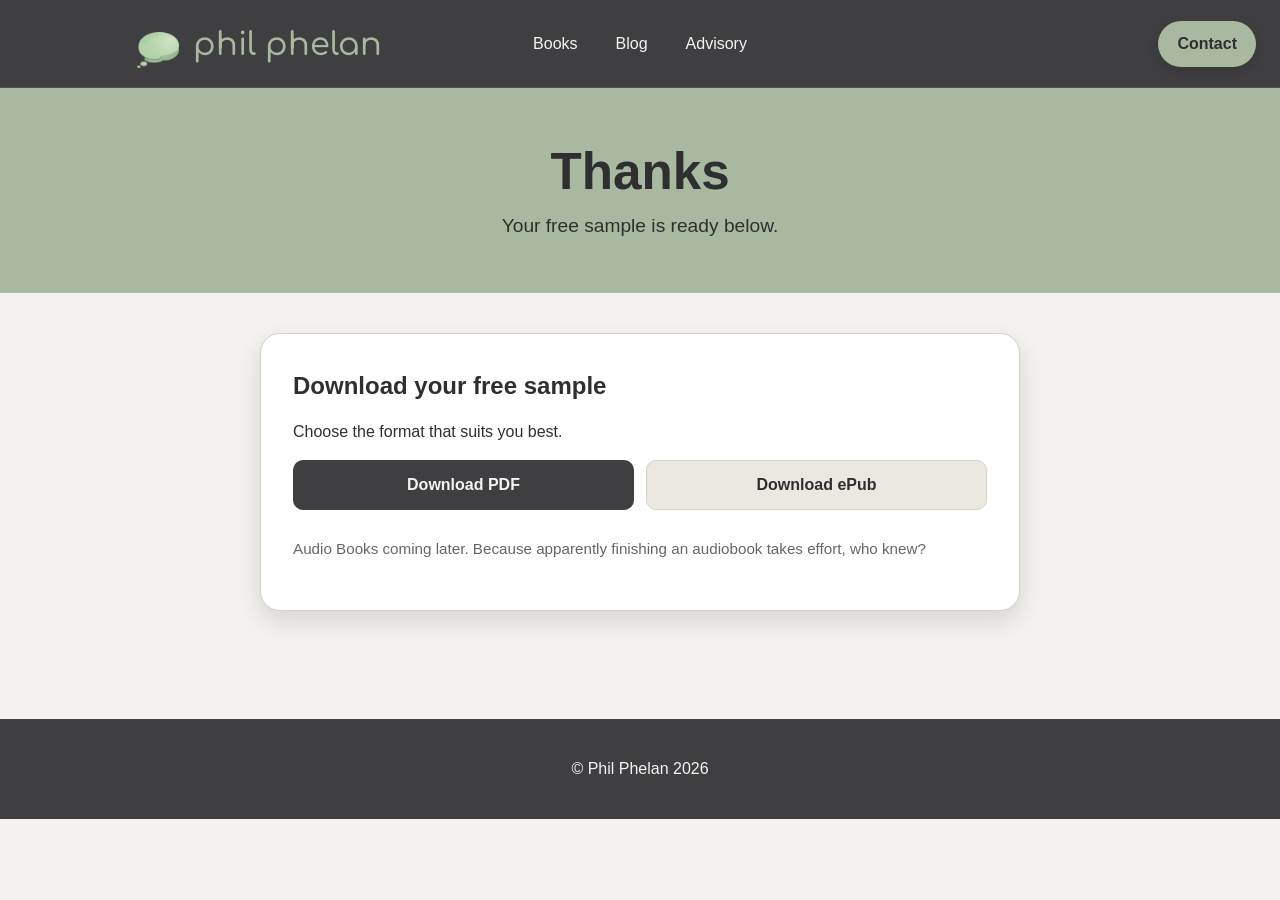
<file: sample-thanks.html>
<!DOCTYPE html>
<html lang="en">
<head>
  <meta charset="UTF-8">
  <meta name="viewport" content="width=device-width, initial-scale=1.0">
  <title>philphelan.me - Sample Downloads</title>
  <link rel="stylesheet" href="style.css">
  <link rel="preconnect" href="https://fonts.googleapis.com">
  <link rel="preconnect" href="https://fonts.gstatic.com" crossorigin>
  <link href="https://fonts.googleapis.com/css2?family=Comfortaa:wght@300..700&display=swap" rel="stylesheet">
</head>
<body>
  <header class="site-header">
    <div class="brand">
      <a href="index.html" class="brand-link">
        <img src="images/mylogo-sage.svg" alt="Phil Phelan logo" class="brand-mark">
        <span class="brand-name">phil phelan</span>
      </a>
    </div>

    <nav class="main-nav" aria-label="Main navigation">
      <a href="index.html" class="nav-link">Books</a>
      <a href="blog.html" class="nav-link">Blog</a>
      <a href="advisory.html" class="nav-link">Advisory</a>
    </nav>

    <a href="contact.html" class="header-contact-btn">Contact</a>
  </header>

  <section class="hero hero-dark">
    <div class="container hero-inner">
      <h1>Thanks</h1><s></s>
      <p>Your free sample is ready below.</p>
    </div>
  </section>

  <main class="container page-content narrow">
    <section class="sample-card">
      <h2>Download your free sample</h2>
      <p>Choose the format that suits you best.</p>

      <div class="button-grid">
        <a href="https://www.dropbox.com/scl/fi/exv8x41c4ofrvs2y4rdll/TUMOWR-by-philphelan-sample-chapters.pdf?rlkey=z2cjxkvs7q8xq3vwk8prftzhs&st=1e0lrygv&dl=1" class="btn btn-primary" target="_blank" rel="noopener">Download PDF</a>
        <a href="https://www.dropbox.com/scl/fi/xg2i96uu5n4lvla9yte0o/TUMOWR-by-philphelan-sample-chapters.epub?rlkey=f4lgh6hcgt4nhneplh9pcrc17&st=su165tip&dl=1" class="btn btn-secondary" target="_blank" rel="noopener">Download ePub</a>
      </div>

      <p class="sample-note">
        Audio Books coming later. Because apparently finishing an audiobook takes effort, who knew?
      </p>
    </section>
  </main>

  <footer class="site-footer">
    <div class="container footer-inner">
      <p>© Phil Phelan 2026</p>
    </div>
  </footer>
</body>
</html>
</file>
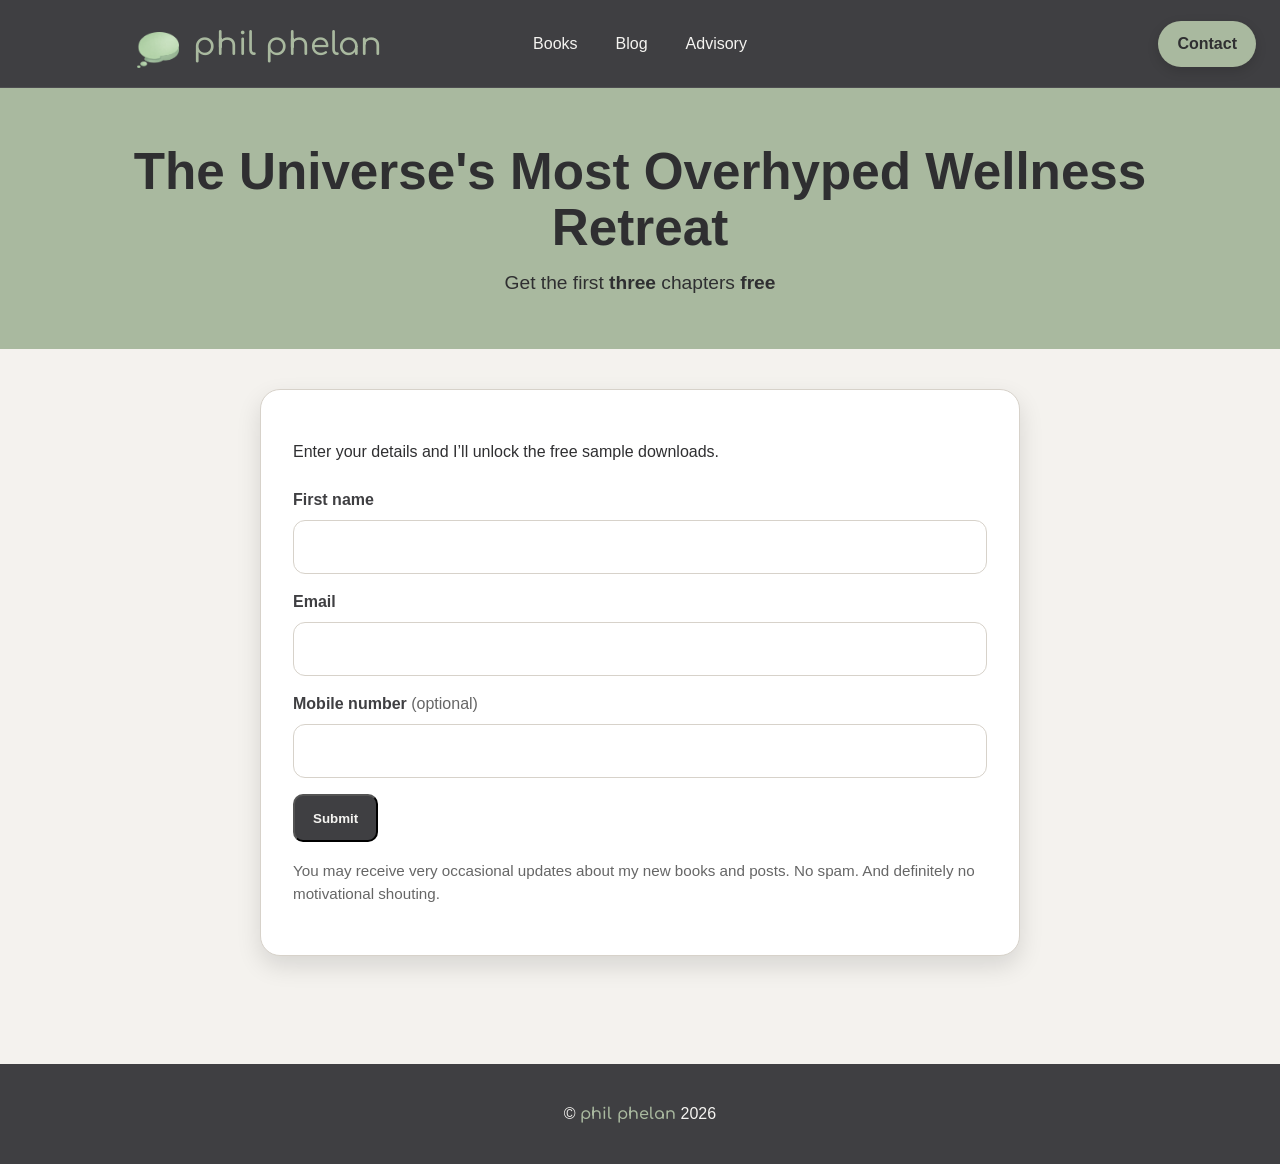
<file: sample.html>
<!DOCTYPE html>
<html lang="en">
<head>
  <meta charset="UTF-8">
  <meta name="viewport" content="width=device-width, initial-scale=1.0">
  <title>philphelan.me - Free Sample</title>
  <link rel="stylesheet" href="style.css">
  <link rel="preconnect" href="https://fonts.googleapis.com">
  <link rel="preconnect" href="https://fonts.gstatic.com" crossorigin>
  <link href="https://fonts.googleapis.com/css2?family=Comfortaa:wght@300..700&display=swap" rel="stylesheet">
</head>

<body>
  <header class="site-header">
  <div class="brand">
    <a href="index.html" class="brand-link">
      <img src="images/mylogo-sage.svg" alt="Phil Phelan logo" class="brand-mark">
      <span class="brand-name">phil phelan</span>
    </a>
  </div>

  <nav class="main-nav" aria-label="Main navigation">
    <a href="index.html" class="nav-link">Books</a>
    <a href="blog.html" class="nav-link">Blog</a>
    <a href="advisory.html" class="nav-link">Advisory</a>
  </nav>

  <a href="contact.html" class="header-contact-btn">Contact</a>
</header>

  <section class="hero hero-dark">
    <div class="container hero-inner">
      <h1>The Universe's Most Overhyped Wellness Retreat</h1>
      <p>Get the first <strong>three</strong> chapters <strong>free</strong></p>
    </div>
  </section>

  <main class="container page-content narrow">

<section class="sample-card">
  <div id="sample-form-area">
    <p>Enter your details and I’ll unlock the free sample downloads.</p>

    <form id="sample-form" class="sample-form">
      <input type="hidden" name="_subject" value="New free book sample request">

      <div class="form-row">
        <label for="first-name">First name</label>
        <input type="text" id="first-name" name="first_name" required>
      </div>

      <div class="form-row">
        <label for="email">Email</label>
        <input type="email" id="email" name="email" required>
      </div>

      <div class="form-row">
        <label for="mobile">Mobile number <span class="optional-text">(optional)</span></label>
        <input type="tel" id="mobile" name="mobile">
      </div>

      <button type="submit" class="btn btn-primary">Submit</button>

      <p id="sample-form-error" class="sample-error" style="display:none;">
        Something went wrong. Please try again.
      </p>
    </form>

    <p class="sample-note">
      You may receive very occasional updates about my new books and posts. No spam. And definitely no motivational shouting.
    </p>
  </div>

  <div id="sample-downloads" class="sample-downloads" style="display:none;">
    <h2>Thanks - your free samples are ready</h2>
    <p>Choose whichever format suits you best.</p>

    <div class="button-grid">
      <a href="https://www.dropbox.com/scl/fi/exv8x41c4ofrvs2y4rdll/TUMOWR-by-philphelan-sample-chapters.pdf?rlkey=z2cjxkvs7q8xq3vwk8prftzhs&st=1e0lrygv&dl=1" class="btn btn-primary" target="_blank" rel="noopener">Download PDF</a>
      <a href="https://www.dropbox.com/scl/fi/xg2i96uu5n4lvla9yte0o/TUMOWR-by-philphelan-sample-chapters.epub?rlkey=f4lgh6hcgt4nhneplh9pcrc17&st=su165tip&dl=1" class="btn btn-secondary" target="_blank" rel="noopener">Download ePub</a>
        </div>

     <p class="sample-note">
       Audio Book samples coming soon - it's taking a while to get the Geese to act professional
      </p>
  </div>
</section>

  </main>

  <footer class="site-footer">
    <div class="container footer-inner">
      <p>© <span class="footer-name">phil phelan</span> 2026</p>
    </div>
  </footer>

<script>
  const sampleForm = document.getElementById("sample-form");
  const formArea = document.getElementById("sample-form-area");
  const downloadsArea = document.getElementById("sample-downloads");
  const errorMessage = document.getElementById("sample-form-error");

  sampleForm.addEventListener("submit", async function (event) {
    event.preventDefault();

    const formData = new FormData(sampleForm);

    try {
      const response = await fetch("https://formspree.io/f/xojyzldw", {
        method: "POST",
        body: formData,
        headers: {
          "Accept": "application/json"
        }
      });

      if (response.ok) {
        formArea.style.display = "none";
        downloadsArea.style.display = "block";
        window.scrollTo({ top: downloadsArea.offsetTop - 120, behavior: "smooth" });
      } else {
        errorMessage.style.display = "block";
      }
    } catch (error) {
      errorMessage.style.display = "block";
    }
  });
</script>


</body>
</html>
</file>
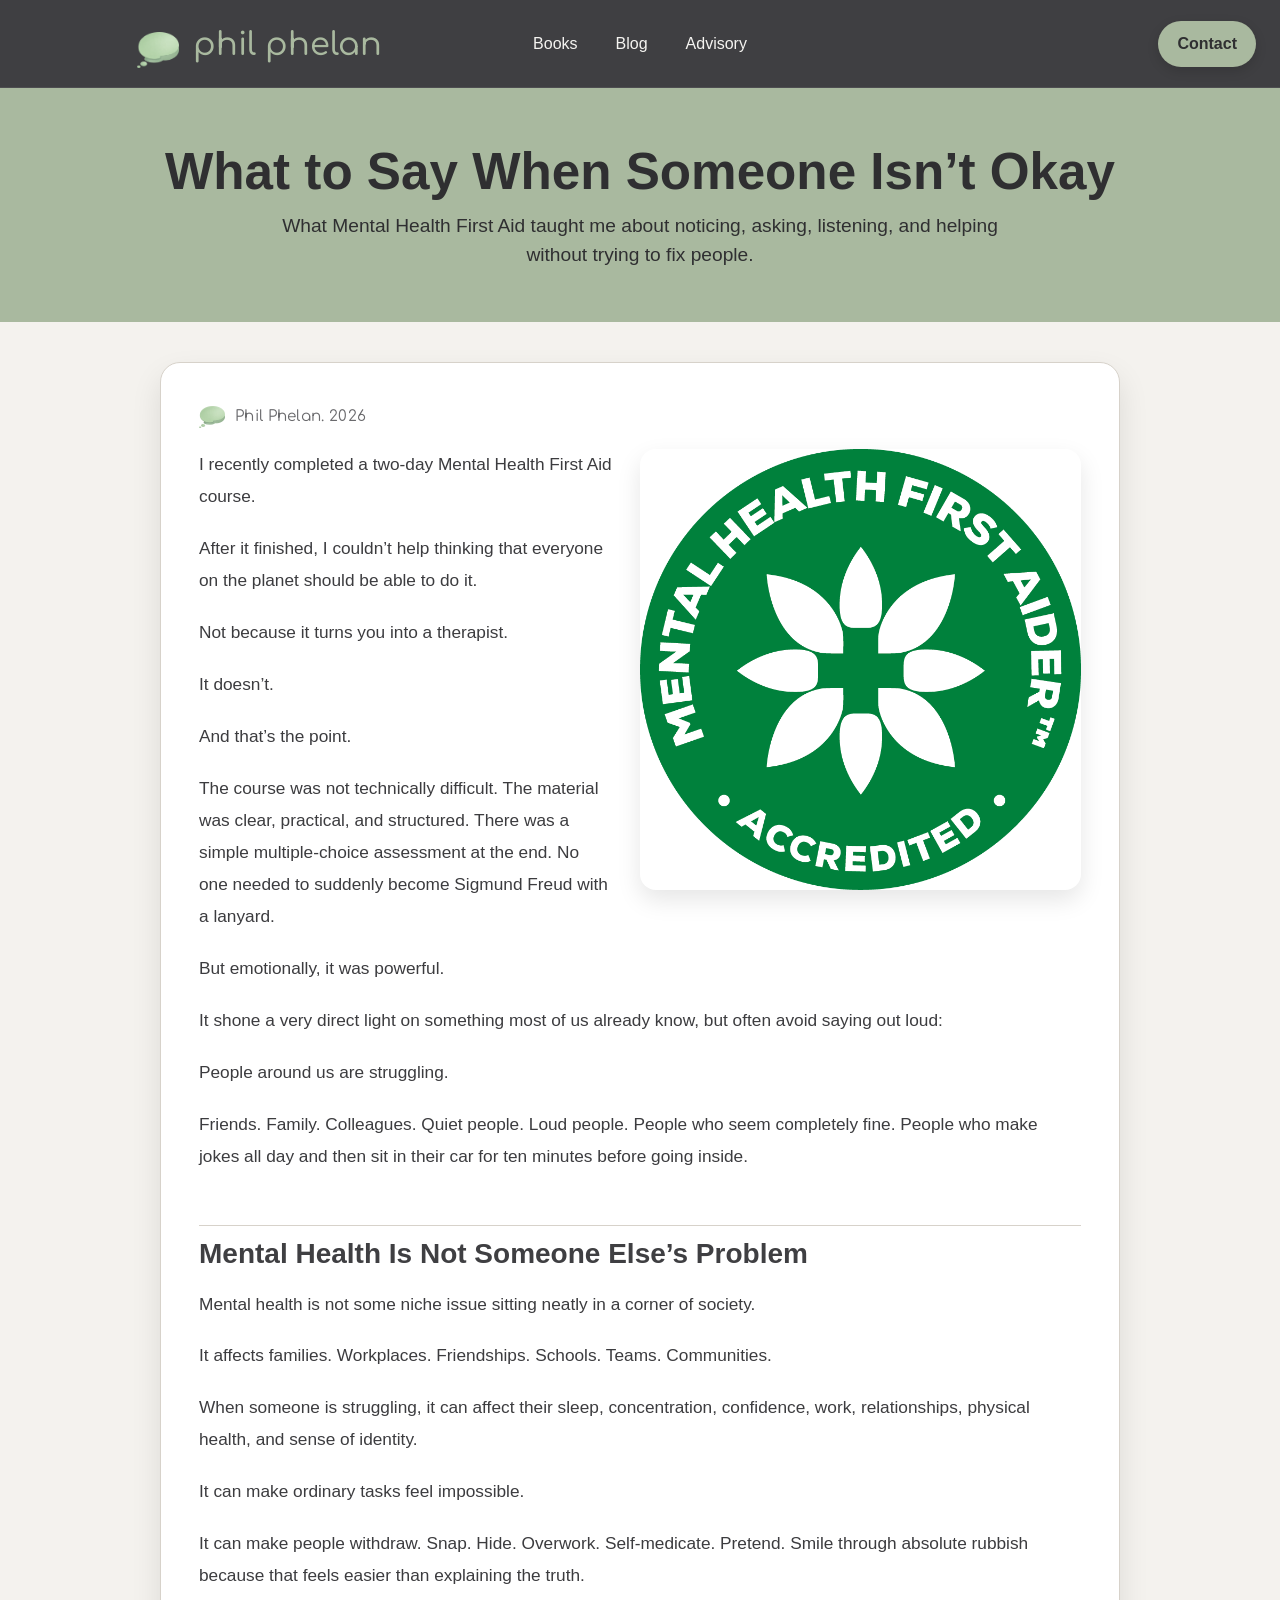
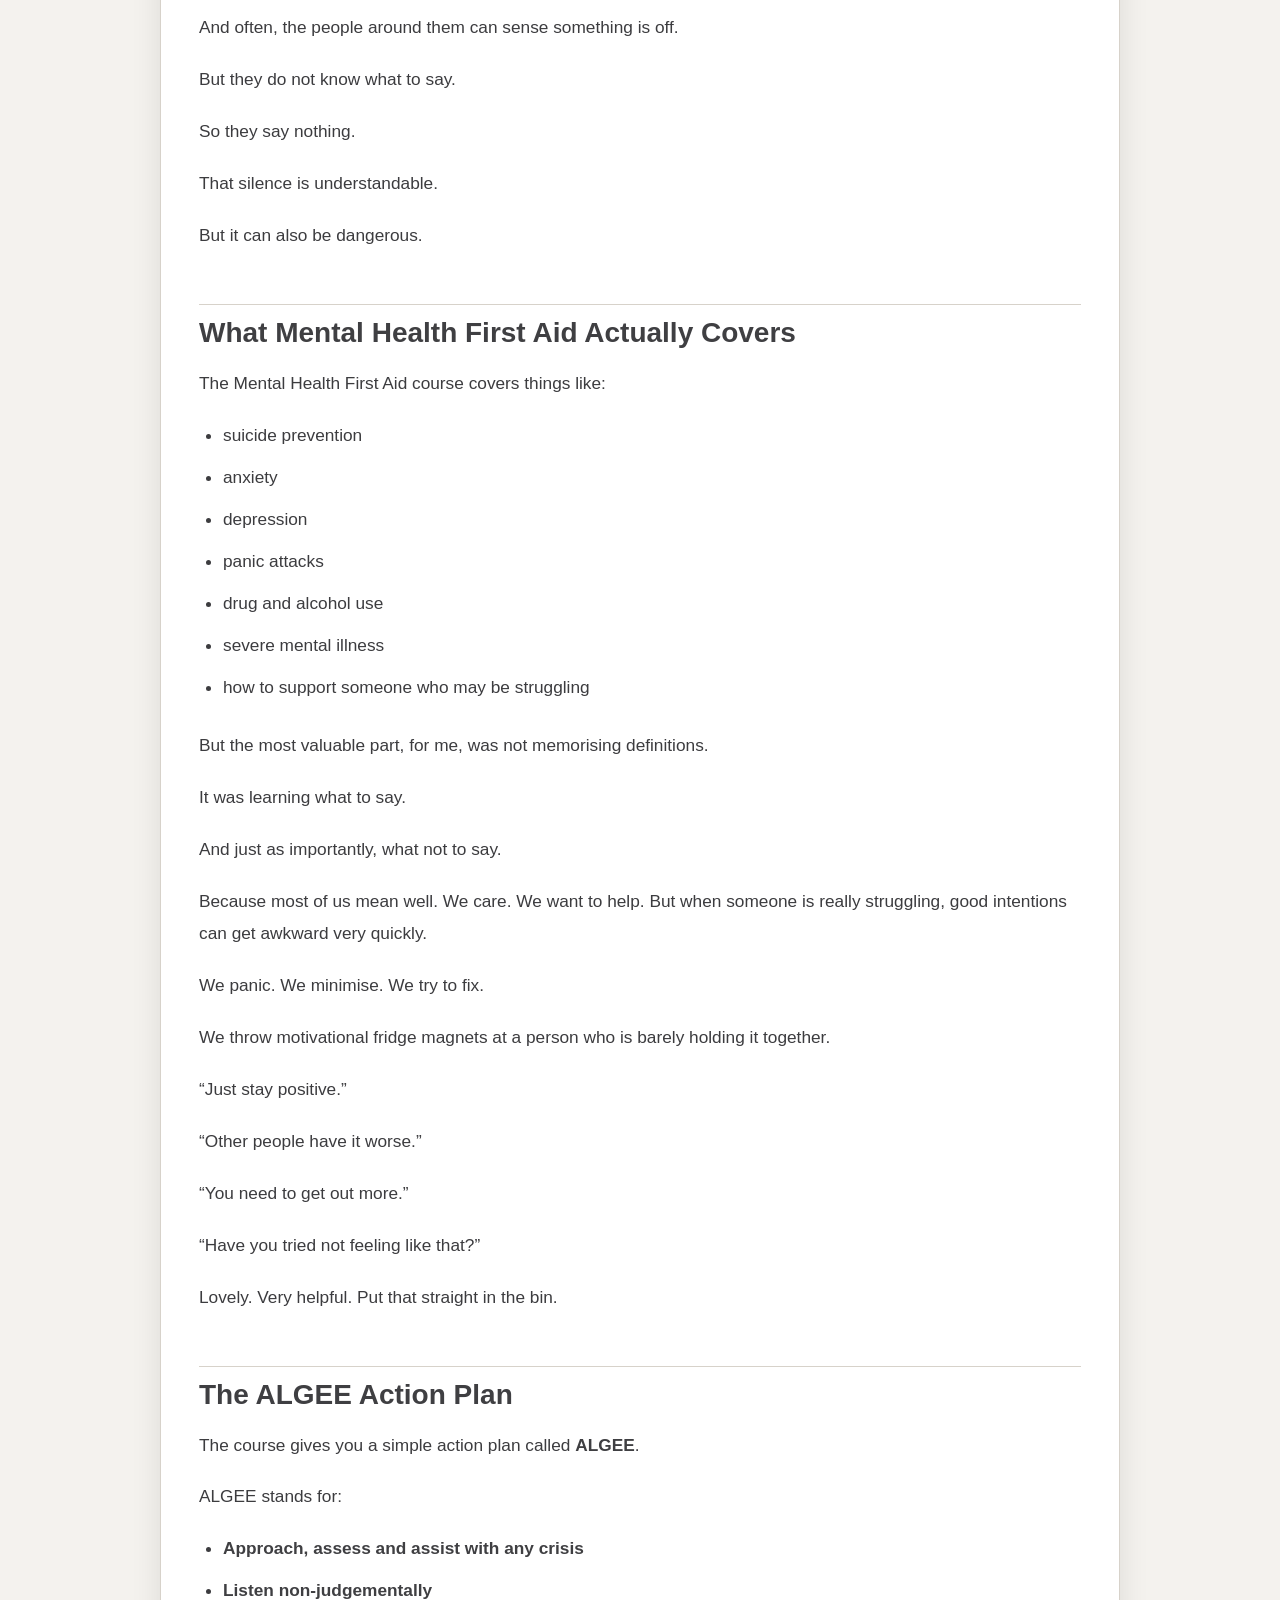
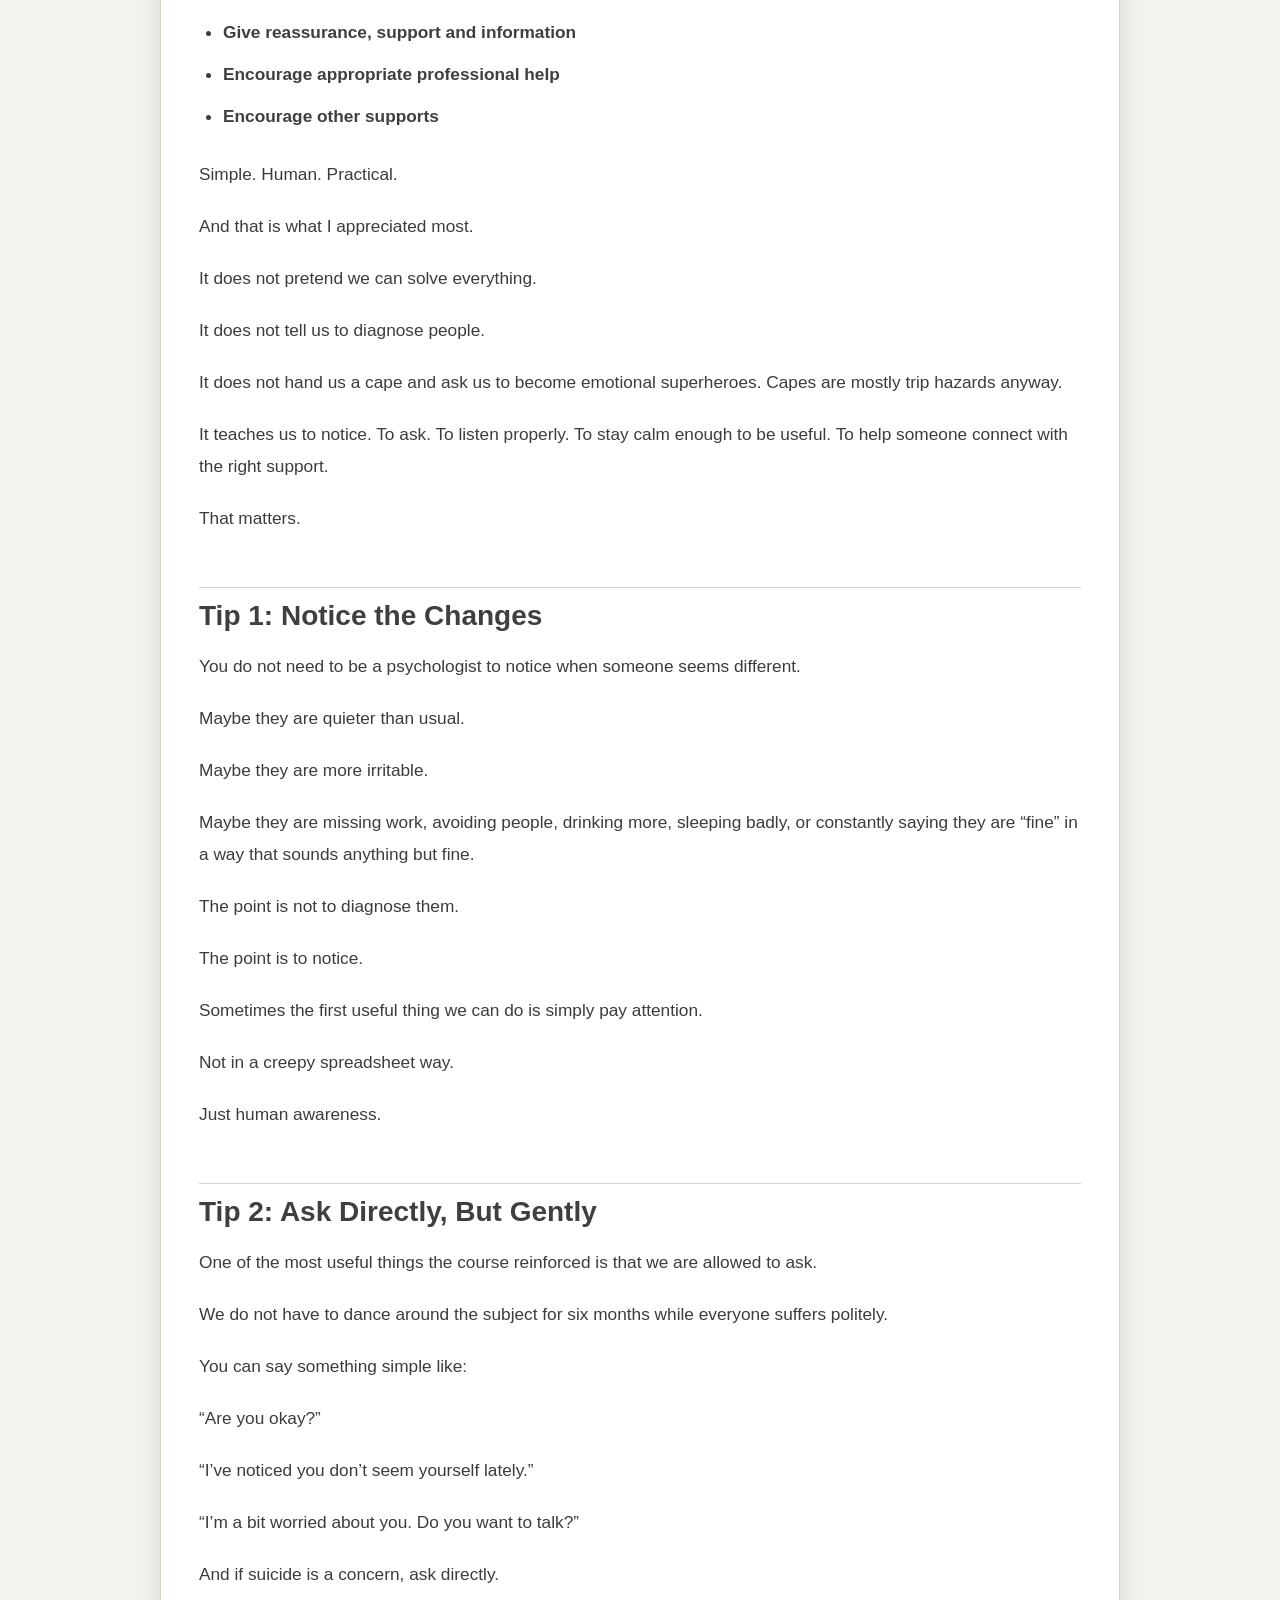
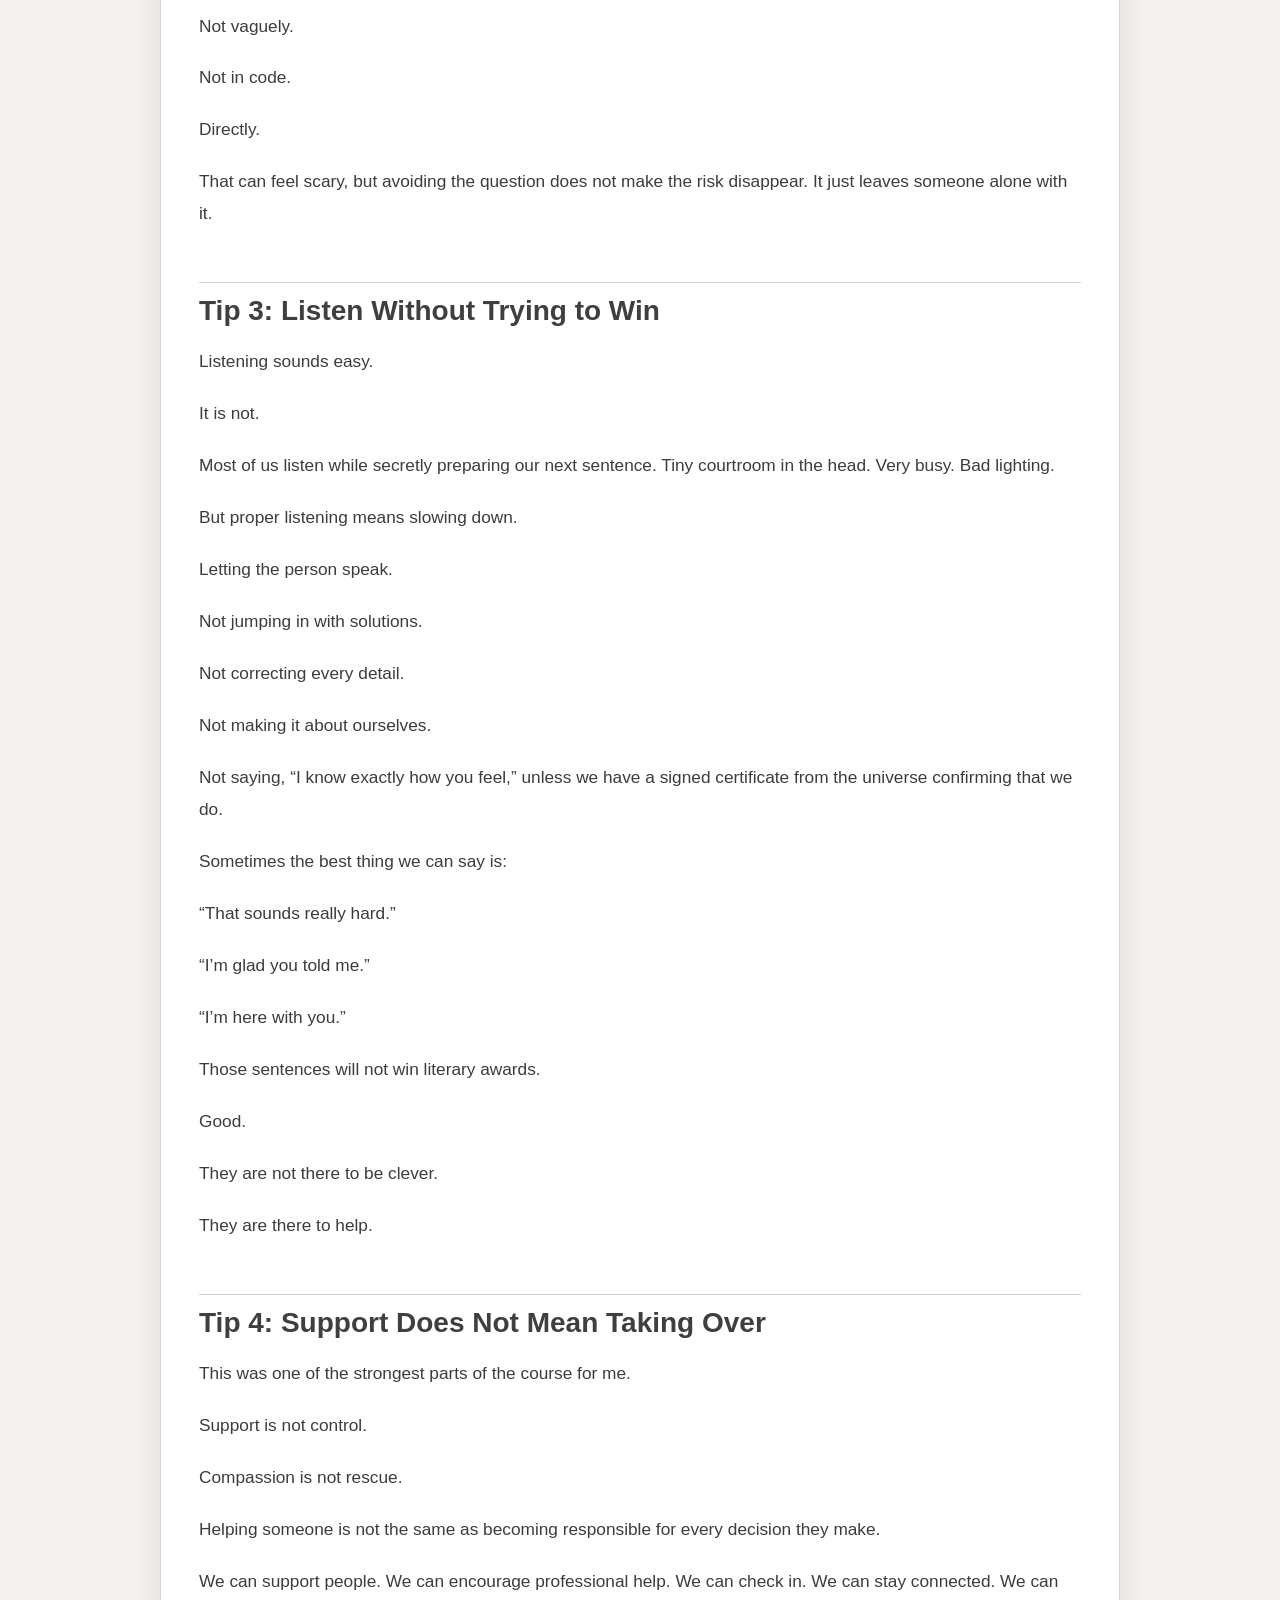
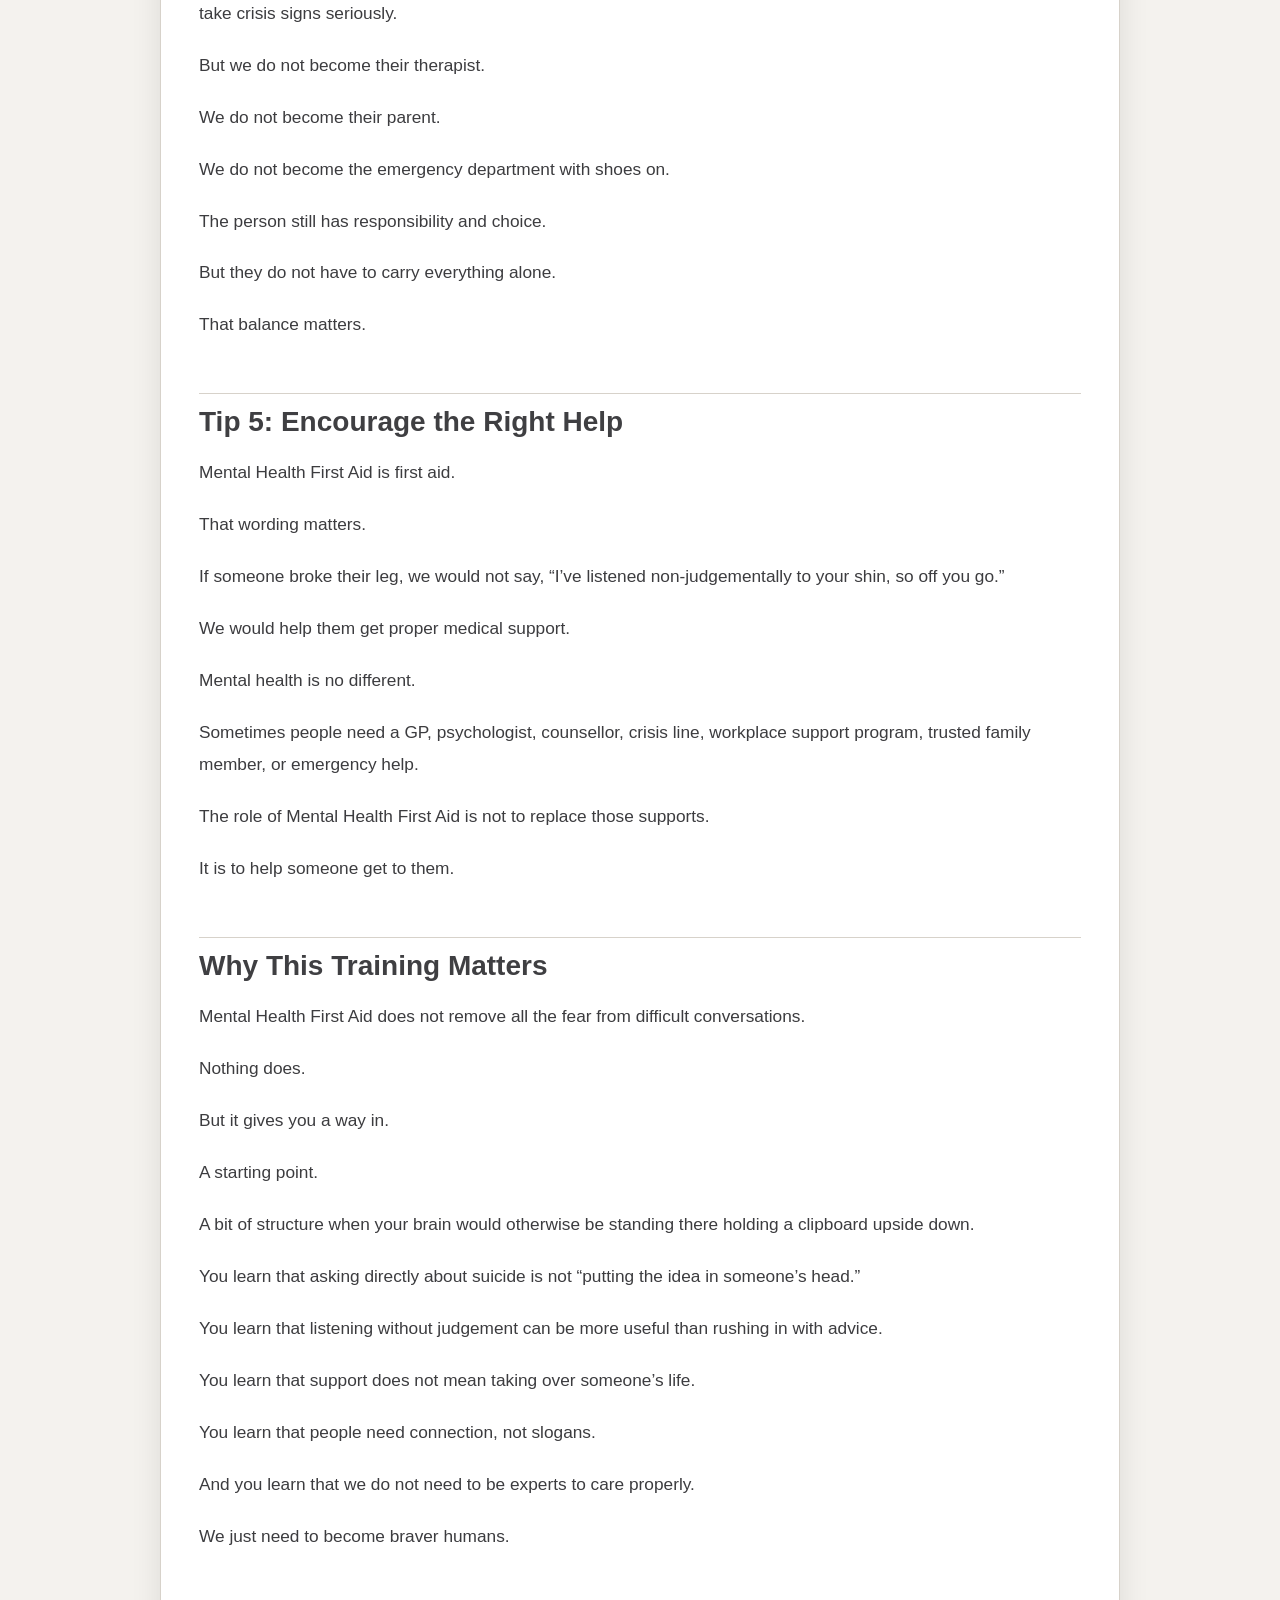
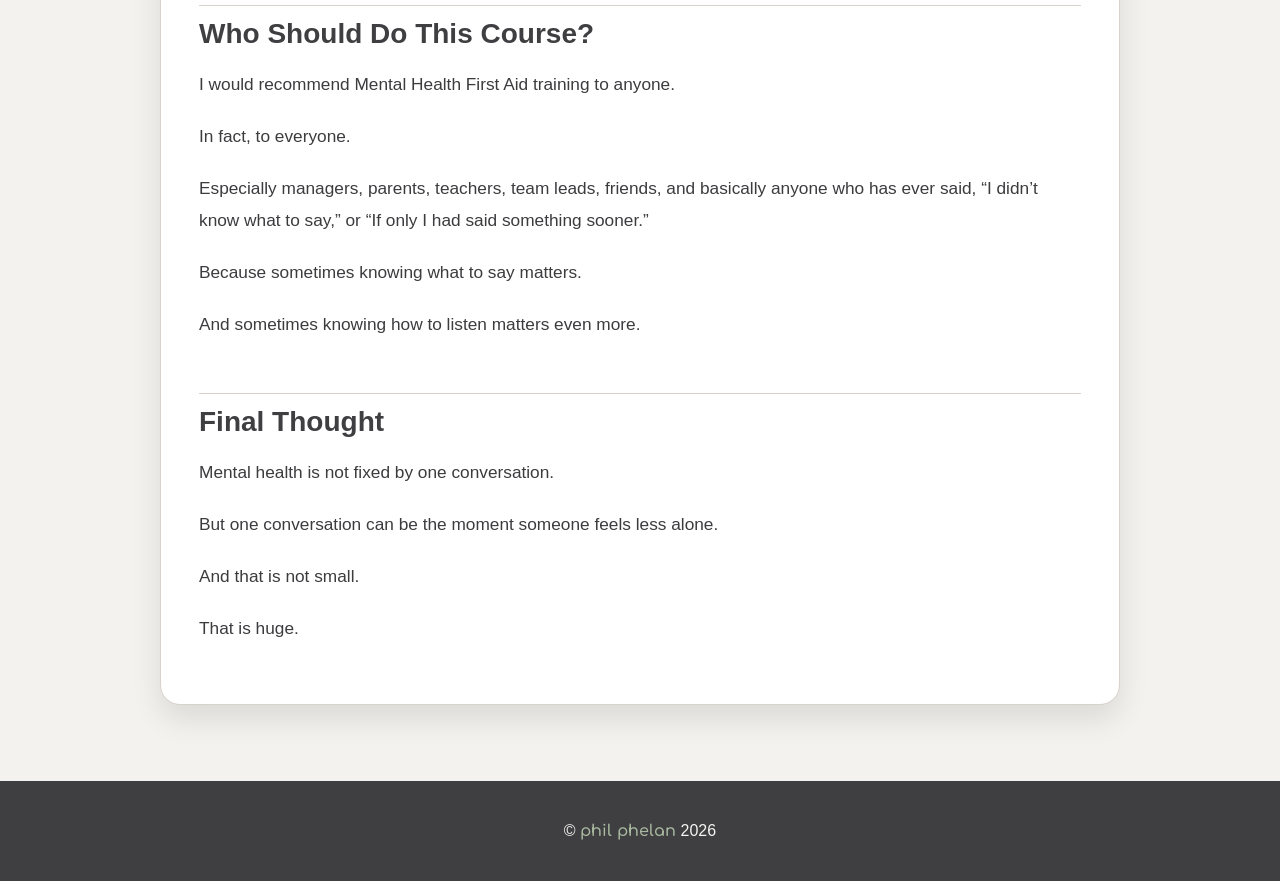
<file: what-to-say-when-someone-isnt-okay.html>
<!DOCTYPE html>
<html lang="en">
<head>
  <meta charset="UTF-8">
  <meta name="viewport" content="width=device-width, initial-scale=1.0">
  <title>What to Say When Someone Isn’t Okay</title>
  <link rel="stylesheet" href="style.css">
  <link rel="preconnect" href="https://fonts.googleapis.com">
  <link rel="preconnect" href="https://fonts.gstatic.com" crossorigin>
  <link href="https://fonts.googleapis.com/css2?family=Comfortaa:wght@300..700&display=swap" rel="stylesheet">
</head>
<body class="blog-article">
  <header class="site-header">
  <div class="brand">
    <a href="index.html" class="brand-link">
      <img src="images/mylogo-sage.svg" alt="Phil Phelan logo" class="brand-mark">
      <span class="brand-name">phil phelan</span>
    </a>
  </div>

  <nav class="main-nav" aria-label="Main navigation">
    <a href="index.html" class="nav-link">Books</a>
    <a href="blog.html" class="nav-link">Blog</a>
    <a href="advisory.html" class="nav-link">Advisory</a>
  </nav>

  <a href="contact.html" class="header-contact-btn">Contact</a>
</header>

  <section class="hero hero-dark">
    <div class="container hero-inner">
      <h1>What to Say When Someone Isn’t Okay</h1>
      <p>What Mental Health First Aid taught me about noticing, asking, listening, and helping without trying to fix people.</p>
    </div>
  </section>

  <main class="container page-content narrow">
    <article class="blog-post">
      <div class="blog-post-meta-row">
        <img src="images/mylogo-sage.svg" alt="Phil Phelan cloud logo" class="blog-post-logo">
        <p class="blog-meta">Phil Phelan. 2026</p>
      </div>

      <img src="images/MHFA Badge.png" alt="Mental Health First Aid accreditation badge" class="blog-post-featured-image">

      <p class="blog-intro">I recently completed a two-day Mental Health First Aid course.</p>

      <p>After it finished, I couldn’t help thinking that everyone on the planet should be able to do it.</p>

      <p>Not because it turns you into a therapist.</p>

      <p>It doesn’t.</p>

      <p>And that’s the point.</p>

      <p>The course was not technically difficult. The material was clear, practical, and structured. There was a simple multiple-choice assessment at the end. No one needed to suddenly become Sigmund Freud with a lanyard.</p>

      <p>But emotionally, it was powerful.</p>

      <p>It shone a very direct light on something most of us already know, but often avoid saying out loud:</p>

      <p>People around us are struggling.</p>

      <p>Friends. Family. Colleagues. Quiet people. Loud people. People who seem completely fine. People who make jokes all day and then sit in their car for ten minutes before going inside.</p>

      <h2>Mental Health Is Not Someone Else’s Problem</h2>

      <p>Mental health is not some niche issue sitting neatly in a corner of society.</p>

      <p>It affects families. Workplaces. Friendships. Schools. Teams. Communities.</p>

      <p>When someone is struggling, it can affect their sleep, concentration, confidence, work, relationships, physical health, and sense of identity.</p>

      <p>It can make ordinary tasks feel impossible.</p>

      <p>It can make people withdraw. Snap. Hide. Overwork. Self-medicate. Pretend. Smile through absolute rubbish because that feels easier than explaining the truth.</p>

      <p>And often, the people around them can sense something is off.</p>

      <p>But they do not know what to say.</p>

      <p>So they say nothing.</p>

      <p>That silence is understandable.</p>

      <p>But it can also be dangerous.</p>

      <h2>What Mental Health First Aid Actually Covers</h2>

      <p>The Mental Health First Aid course covers things like:</p>

      <ul>
        <li>suicide prevention</li>
        <li>anxiety</li>
        <li>depression</li>
        <li>panic attacks</li>
        <li>drug and alcohol use</li>
        <li>severe mental illness</li>
        <li>how to support someone who may be struggling</li>
      </ul>

      <p>But the most valuable part, for me, was not memorising definitions.</p>

      <p>It was learning what to say.</p>

      <p>And just as importantly, what not to say.</p>

      <p>Because most of us mean well. We care. We want to help. But when someone is really struggling, good intentions can get awkward very quickly.</p>

      <p>We panic. We minimise. We try to fix.</p>

      <p>We throw motivational fridge magnets at a person who is barely holding it together.</p>

      <p>“Just stay positive.”</p>

      <p>“Other people have it worse.”</p>

      <p>“You need to get out more.”</p>

      <p>“Have you tried not feeling like that?”</p>

      <p>Lovely. Very helpful. Put that straight in the bin.</p>

      <h2>The ALGEE Action Plan</h2>

      <p>The course gives you a simple action plan called <strong>ALGEE</strong>.</p>

      <p>ALGEE stands for:</p>

      <ul>
        <li><strong>Approach, assess and assist with any crisis</strong></li>
        <li><strong>Listen non-judgementally</strong></li>
        <li><strong>Give reassurance, support and information</strong></li>
        <li><strong>Encourage appropriate professional help</strong></li>
        <li><strong>Encourage other supports</strong></li>
      </ul>

      <p>Simple. Human. Practical.</p>

      <p>And that is what I appreciated most.</p>

      <p>It does not pretend we can solve everything.</p>

      <p>It does not tell us to diagnose people.</p>

      <p>It does not hand us a cape and ask us to become emotional superheroes. Capes are mostly trip hazards anyway.</p>

      <p>It teaches us to notice. To ask. To listen properly. To stay calm enough to be useful. To help someone connect with the right support.</p>

      <p>That matters.</p>

      <h2>Tip 1: Notice the Changes</h2>

      <p>You do not need to be a psychologist to notice when someone seems different.</p>

      <p>Maybe they are quieter than usual.</p>

      <p>Maybe they are more irritable.</p>

      <p>Maybe they are missing work, avoiding people, drinking more, sleeping badly, or constantly saying they are “fine” in a way that sounds anything but fine.</p>

      <p>The point is not to diagnose them.</p>

      <p>The point is to notice.</p>

      <p>Sometimes the first useful thing we can do is simply pay attention.</p>

      <p>Not in a creepy spreadsheet way.</p>

      <p>Just human awareness.</p>

      <h2>Tip 2: Ask Directly, But Gently</h2>

      <p>One of the most useful things the course reinforced is that we are allowed to ask.</p>

      <p>We do not have to dance around the subject for six months while everyone suffers politely.</p>

      <p>You can say something simple like:</p>

      <p>“Are you okay?”</p>

      <p>“I’ve noticed you don’t seem yourself lately.”</p>

      <p>“I’m a bit worried about you. Do you want to talk?”</p>

      <p>And if suicide is a concern, ask directly.</p>

      <p>Not vaguely.</p>

      <p>Not in code.</p>

      <p>Directly.</p>

      <p>That can feel scary, but avoiding the question does not make the risk disappear. It just leaves someone alone with it.</p>

      <h2>Tip 3: Listen Without Trying to Win</h2>

      <p>Listening sounds easy.</p>

      <p>It is not.</p>

      <p>Most of us listen while secretly preparing our next sentence. Tiny courtroom in the head. Very busy. Bad lighting.</p>

      <p>But proper listening means slowing down.</p>

      <p>Letting the person speak.</p>

      <p>Not jumping in with solutions.</p>

      <p>Not correcting every detail.</p>

      <p>Not making it about ourselves.</p>

      <p>Not saying, “I know exactly how you feel,” unless we have a signed certificate from the universe confirming that we do.</p>

      <p>Sometimes the best thing we can say is:</p>

      <p>“That sounds really hard.”</p>

      <p>“I’m glad you told me.”</p>

      <p>“I’m here with you.”</p>

      <p>Those sentences will not win literary awards.</p>

      <p>Good.</p>

      <p>They are not there to be clever.</p>

      <p>They are there to help.</p>

      <h2>Tip 4: Support Does Not Mean Taking Over</h2>

      <p>This was one of the strongest parts of the course for me.</p>

      <p>Support is not control.</p>

      <p>Compassion is not rescue.</p>

      <p>Helping someone is not the same as becoming responsible for every decision they make.</p>

      <p>We can support people. We can encourage professional help. We can check in. We can stay connected. We can take crisis signs seriously.</p>

      <p>But we do not become their therapist.</p>

      <p>We do not become their parent.</p>

      <p>We do not become the emergency department with shoes on.</p>

      <p>The person still has responsibility and choice.</p>

      <p>But they do not have to carry everything alone.</p>

      <p>That balance matters.</p>

      <h2>Tip 5: Encourage the Right Help</h2>

      <p>Mental Health First Aid is first aid.</p>

      <p>That wording matters.</p>

      <p>If someone broke their leg, we would not say, “I’ve listened non-judgementally to your shin, so off you go.”</p>

      <p>We would help them get proper medical support.</p>

      <p>Mental health is no different.</p>

      <p>Sometimes people need a GP, psychologist, counsellor, crisis line, workplace support program, trusted family member, or emergency help.</p>

      <p>The role of Mental Health First Aid is not to replace those supports.</p>

      <p>It is to help someone get to them.</p>

      <h2>Why This Training Matters</h2>

      <p>Mental Health First Aid does not remove all the fear from difficult conversations.</p>

      <p>Nothing does.</p>

      <p>But it gives you a way in.</p>

      <p>A starting point.</p>

      <p>A bit of structure when your brain would otherwise be standing there holding a clipboard upside down.</p>

      <p>You learn that asking directly about suicide is not “putting the idea in someone’s head.”</p>

      <p>You learn that listening without judgement can be more useful than rushing in with advice.</p>

      <p>You learn that support does not mean taking over someone’s life.</p>

      <p>You learn that people need connection, not slogans.</p>

      <p>And you learn that we do not need to be experts to care properly.</p>

      <p>We just need to become braver humans.</p>

      <h2>Who Should Do This Course?</h2>

      <p>I would recommend Mental Health First Aid training to anyone.</p>

      <p>In fact, to everyone.</p>

      <p>Especially managers, parents, teachers, team leads, friends, and basically anyone who has ever said, “I didn’t know what to say,” or “If only I had said something sooner.”</p>

      <p>Because sometimes knowing what to say matters.</p>

      <p>And sometimes knowing how to listen matters even more.</p>

      <h2>Final Thought</h2>

      <p>Mental health is not fixed by one conversation.</p>

      <p>But one conversation can be the moment someone feels less alone.</p>

      <p>And that is not small.</p>

      <p>That is huge.</p>

    </article>
  </main>

  <footer class="site-footer">
    <div class="container footer-inner">
      <p>© <span class="footer-name">phil phelan</span> 2026</p>
    </div>
  </footer>
  <script>
document.addEventListener("DOMContentLoaded", () => {
  function openLightbox(src, altText) {
    const existing = document.querySelector(".image-lightbox");
    if (existing) existing.remove();

    const lightbox = document.createElement("div");
    lightbox.className = "image-lightbox";

    const img = document.createElement("img");
    img.src = src;
    img.alt = altText || "Enlarged image";

    const closeButton = document.createElement("button");
    closeButton.className = "image-lightbox-close";
    closeButton.type = "button";
    closeButton.setAttribute("aria-label", "Close enlarged image");
    closeButton.innerHTML = "&times;";

    lightbox.appendChild(closeButton);
    lightbox.appendChild(img);
    document.body.appendChild(lightbox);

    function closeLightbox() {
      lightbox.remove();
      document.removeEventListener("keydown", escapeClose);
    }

    function escapeClose(event) {
      if (event.key === "Escape") {
        closeLightbox();
      }
    }

    closeButton.addEventListener("click", closeLightbox);

    lightbox.addEventListener("click", (event) => {
      if (event.target === lightbox) {
        closeLightbox();
      }
    });

    document.addEventListener("keydown", escapeClose);
  }

  document.querySelectorAll(".blog-post img").forEach((img) => {
    img.classList.add("zoomable-image");
    img.setAttribute("tabindex", "0");
    img.setAttribute("role", "button");
    img.setAttribute("aria-label", "Open image larger");

    img.addEventListener("click", () => {
      openLightbox(img.currentSrc || img.src, img.alt);
    });

    img.addEventListener("keydown", (event) => {
      if (event.key === "Enter" || event.key === " ") {
        event.preventDefault();
        openLightbox(img.currentSrc || img.src, img.alt);
      }
    });
  });
});
  </script>
</body>
</html>
</file>
<file: style.css>
:root {
  --bg-dark: #3f3f42;
  --bg-darker: #343437;
  --sage: #a9b99f;
  --sage-deep: #8ea184;
  --panel: #f4f2ee;
  --panel-soft: #ebe8e2;
  --text-dark: #2f2f31;
  --text-light: #f5f4f1;
  --border: #d7d2ca;
  --shadow: rgba(0, 0, 0, 0.12);
}

* {
  box-sizing: border-box;
}

html {
  scroll-behavior: smooth;
}

body {
  margin: 0;
  font-family: "Century Gothic", "Trebuchet MS", Arial, sans-serif;
  background: var(--panel);
  color: var(--text-dark);
  line-height: 1.5;
}

img {
  max-width: 100%;
  display: block;
}

a {
  color: inherit;
}

.container {
  width: min(1120px, calc(100% - 32px));
  margin: 0 auto;
}

/* Header */
.site-header {
  background: var(--bg-dark);
  border-bottom: 1px solid rgba(255, 255, 255, 0.08);
  min-height: 88px;
  display: grid;
  grid-template-columns: 1fr auto 1fr;
  align-items: center;
  gap: 24px;
  padding: 16px 24px;
  text-align: center;
}

.brand-link {
  display: inline-flex;
  align-items: center;
  gap: 14px;
  text-decoration: none;
}

.brand-name {
  font-family: 'Comfortaa', Arial, sans-serif;
  font-size: 2rem;
  font-weight: 500;
  line-height: 1;
  color: var(--sage);
  display: inline-flex;
  align-items: center;
  position: relative;
  top: 5px;
}

.brand-mark-wrap {
  display: flex;
  justify-content: flex-end;
}

.brand-mark {
  height: 42px;
  width: 42px;
  object-fit: contain;
  position: relative;
  top: 10px;
}

.main-nav {
  display: flex;
  align-items: center;
  gap: 10px;
  justify-content: center;
}

.nav-link {
  text-decoration: none;
  color: var(--text-light);
  padding: 10px 14px;
  border-radius: 8px;
  transition: background 0.2s ease, color 0.2s ease;
}

.nav-link:hover {
  background: rgba(255, 255, 255, 0.08);
}

.nav-link.active {
  background: var(--sage);
  color: var(--text-dark);
  font-weight: 700;
}

/* Hero */
.hero-dark {
  background: var(--sage);
  color: var(--text-dark);
  border-bottom: none;
}

.hero-inner {
  padding: 56px 0 52px;
  text-align: center;
}

.hero-inner h1 {
  margin: 0 0 12px;
  font-size: clamp(2rem, 4vw, 3.4rem);
  line-height: 1.1;
  color: var(--text-dark);
}

.hero-inner p {
  margin: 0 auto;
  max-width: 720px;
  font-size: clamp(1rem, 2vw, 1.2rem);
  color: var(--text-dark);
}

/* Main */
.page-content {
  padding: 40px 0 56px;
}

.page-content.narrow {
  width: min(960px, calc(100% - 32px));
  margin: 0 auto;
}

.section-heading h2 {
  margin: 0 0 28px;
  font-size: 2rem;
}

/* Books */
.release-carousel {
  display: grid;
  grid-template-columns: 56px minmax(0, 1fr) 56px;
  align-items: stretch;
  gap: 18px;
}

.carousel-arrow {
  border: none;
  background: #a0a0a5;
  color: var(--text-light);
  border-radius: 12px;
  font-size: 1.8rem;
  cursor: pointer;
  min-height: 100%;
  transition: background 0.2s ease;
}

.carousel-arrow:hover {
  background: #b0b0b5;
}

.release-panel {
  background: white;
  border: 1px solid var(--border);
  border-radius: 18px;
  box-shadow: 0 10px 24px var(--shadow);
  padding: 28px;
  display: grid;
  grid-template-columns: minmax(240px, 320px) minmax(0, 1fr);
  gap: 32px;
  align-items: start;
}

.release-cover-wrap {
  display: flex;
  justify-content: center;
}

.release-cover {
  width: 100%;
  max-width: 320px;
  border-radius: 12px;
  box-shadow: 0 12px 24px rgba(0, 0, 0, 0.12);
}

.release-details h3 {
  margin: 0 0 14px;
  font-size: clamp(1.8rem, 3vw, 2.6rem);
  line-height: 1.15;
}

.release-blurb {
  margin: 0 0 22px;
  font-size: 1.08rem;
  color: #4a4a4d;
}

.button-grid {
  display: grid;
  grid-template-columns: repeat(2, minmax(220px, 1fr));
  gap: 12px;
  margin-bottom: 28px;
}

.btn {
  display: inline-flex;
  align-items: center;
  justify-content: center;
  min-height: 48px;
  padding: 12px 18px;
  border-radius: 10px;
  text-decoration: none;
  font-weight: 700;
  text-align: center;
  transition: transform 0.15s ease, background 0.2s ease, color 0.2s ease;
}

.btn:hover {
  transform: translateY(-1px);
}

.btn-primary {
  background: var(--bg-dark);
  color: var(--text-light);
}

.btn-primary:hover {
  background: #57575b;
}

.btn-secondary {
  background: var(--panel-soft);
  color: var(--text-dark);
  border: 1px solid var(--border);
}

.btn-secondary:hover {
  background: #ddd8d0;
}

.snippet-block,
.related-block {
  margin-top: 20px;
}

.snippet-block h4,
.related-block h4 {
  margin: 0 0 14px;
  font-size: 1.2rem;
}

.snippet {
  margin: 0 0 12px;
  padding: 16px 18px;
  background: var(--panel);
  border-left: 4px solid var(--sage);
  border-radius: 10px;
  color: #444447;
}

.related-block ul {
  margin: 0;
  padding-left: 18px;
}

.related-block li {
  margin-bottom: 6px;
}

.related-block a {
  text-decoration: none;
  color: var(--bg-dark);
  font-weight: 700;
}

.related-block a:hover {
  text-decoration: underline;
}

/* Shared cards */
.content-card,
.cta-card,
.blog-card {
  background: white;
  border: 1px solid var(--border);
  border-radius: 16px;
  padding: 26px;
  box-shadow: 0 8px 20px var(--shadow);
}

.content-card h2,
.cta-card h2,
.service-grid-section h2,
.value-grid-section h2 {
  margin-top: 0;
}

/* Advisory grids */
.service-grid,
.value-grid {
  display: grid;
  grid-template-columns: repeat(2, minmax(0, 1fr));
  gap: 18px;
  margin: 18px 0 32px;
}

.service-card,
.value-card {
  background: white;
  border: 1px solid var(--border);
  border-radius: 16px;
  padding: 22px;
  box-shadow: 0 8px 20px var(--shadow);
}

.service-card h3,
.value-card h3 {
  margin-top: 0;
  margin-bottom: 10px;
}

.service-card--dark {
  background: #525255;
  color: #d4d3d0;
  border-color: white;
}

.service-card--dark h3 {
  color: var(--sage);
}

.service-card--featured {
  background: white;
  color: var(--text-dark);
  border-color: var(--bg-dark);
}

.service-card--featured h3 {
  color: var(--sage-deep);
}

.service-card--featured a {
  color: var(--text-dark);
  font-weight: 700;
  text-decoration: none;
}

.service-card--featured a:hover {
  text-decoration: underline;
}

.service-card--warm {
  background: white;
  color: var(--text-dark);
  border-color: var(--bg-dark);
}

.service-card--warm h3 {
  color: var(--sage-deep);
}

.service-card--sage {
  background: #525255;
  color: #d4d3d0;
  border-color: white;
}

.service-card--sage h3 {
  color: var(--sage);
}

.service-card-icon {
  display: block;
  width: 38px;
  height: 38px;
  flex-shrink: 0;
}

.card-title-row {
  display: flex;
  align-items: center;
  gap: 12px;
  margin-bottom: 12px;
}

.card-title-row h3 {
  margin: 0;
  flex: 1;
}

.value-card-icon {
  width: 26px;
  height: 26px;
  flex-shrink: 0;
}

.value-card--cream { background: #525255; color: #d4d3d0; border-color: white; }
.value-card--cream h3 { color: var(--sage); }

.value-card--blue  { background: white; color: var(--text-dark); border-color: var(--bg-dark); }
.value-card--blue h3  { color: var(--sage-deep); }

.value-card--sage  { background: white; color: var(--text-dark); border-color: var(--bg-dark); }
.value-card--sage h3  { color: var(--sage-deep); }

.value-card--blush { background: #525255; color: #d4d3d0; border-color: white; }
.value-card--blush h3 { color: var(--sage); }

.service-card-example-btn {
  display: inline-flex;
  align-items: center;
  gap: 5px;
  font-size: 0.75rem;
  font-weight: 700;
  padding: 5px 10px;
  border-radius: 999px;
  background: rgba(169, 185, 159, 0.15);
  color: var(--sage);
  text-decoration: none;
  border: 1px solid rgba(169, 185, 159, 0.4);
  white-space: nowrap;
  transition: background 0.2s ease;
  flex-shrink: 0;
}

.service-card-example-btn:hover {
  background: rgba(169, 185, 159, 0.3);
  text-decoration: none;
}

/* Links */
.text-link {
  text-decoration: none;
  font-weight: 700;
  color: var(--bg-dark);
}

.text-link:hover {
  text-decoration: underline;
}

/* Blog listing */
.blog-grid {
  display: grid;
  grid-template-columns: repeat(2, minmax(0, 1fr));
  gap: 24px;
}

.blog-card {
  display: flex;
  flex-direction: column;
  height: 100%;
  margin-bottom: 0;
  transition: transform 0.18s ease, box-shadow 0.18s ease;
}

.blog-card:hover {
  transform: translateY(-2px);
  box-shadow: 0 12px 28px rgba(0, 0, 0, 0.14);
}

.blog-image {
  width: 100%;
  aspect-ratio: 16 / 9;
  object-fit: cover;
  border-radius: 20px;
  margin-bottom: 16px;
}

.blog-content {
  display: flex;
  flex-direction: column;
  gap: 10px;
  flex: 1;
}

.blog-content h2,
.blog-content p {
  margin: 0;
}

.blog-content h2 {
  font-size: 1.35rem;
  line-height: 1.25;
}

.blog-content p {
  color: #4d4d50;
}

.blog-content .text-link {
  margin-top: auto;
  padding-top: 8px;
}

.blog-post-meta-row {
  display: flex;
  align-items: center;
  gap: 10px;
  margin: 0 0 18px;
}

.blog-post-logo {
  width: 26px;
  height: 26px;
  margin: 0;
  flex: 0 0 auto;
}


.blog-meta {
  margin: 0 0 8px;
  color: #6a6a6d;
  font-size: 0.95rem;
}

/* Blog article page */
.blog-post {
  max-width: 980px;
  margin: 0 auto;
  background: white;
  border: 1px solid var(--border);
  border-radius: 20px;
  padding: 40px 38px;
  box-shadow: 0 14px 30px rgba(0, 0, 0, 0.10);
}


.blog-post-featured-image {
  float: right;
  width: 50%;
  max-width: 550px;
  margin: 0 0 20px 28px;
  border-radius: 16px;
  box-shadow: 0 10px 24px rgba(0, 0, 0, 0.10);
}

.blog-post .blog-meta {
  margin: 0;
  font-family: 'Comfortaa', Arial, sans-serif;
  font-size: 0.95rem;
  color: #6a6a6d;
  letter-spacing: 0.02em;
}

.blog-intro {
  font-size: 1.2rem;
  line-height: 1.8;
  color: var(--bg-dark);
  margin: 0 0 30px;
}

.blog-post p,
.blog-post li {
  font-size: 1.08rem;
  line-height: 1.85;
  color: #3c3c3f;
}

.blog-post p {
  margin: 0 0 20px;
}

.blog-post h2 {
  margin: 52px 0 18px;
  padding-top: 10px;
  font-size: 1.75rem;
  line-height: 1.25;
  color: var(--bg-dark);
  border-top: 1px solid var(--border);
}

.blog-post ul {
  margin: 8px 0 26px;
  padding-left: 24px;
}

.blog-post li {
  margin-bottom: 10px;
}

.blog-post strong {
  color: var(--bg-dark);
}

.blog-post a {
  color: #1d4ed8;
  font-weight: 700;
  text-decoration: underline;
}

.blog-post a:hover {
  color: #163fb3;
}

.blog-post blockquote {
  margin: 30px 0;
  padding: 18px 22px;
  background: var(--panel);
  border-left: 4px solid var(--sage);
  border-radius: 12px;
  color: #444447;
}

.blog-post hr {
  border: 0;
  border-top: 1px solid var(--border);
  margin: 40px 0;
}

/* Optional tip styling if you wrap them later */
.tip-box {
  margin: 24px 0 28px;
  padding: 18px 20px;
  background: var(--panel-soft);
  border-left: 4px solid var(--sage-deep);
  border-radius: 12px;
}

.tip-box p {
  margin: 0;
}

/* Mobile */
@media (max-width: 760px) {
  .blog-post {
    padding: 28px 20px;
    border-radius: 16px;
  }

  .blog-intro {
    font-size: 1.08rem;
    line-height: 1.75;
  }

  .blog-post p,
  .blog-post li {
    font-size: 1rem;
    line-height: 1.75;
  }

  .blog-post h2 {
    font-size: 1.45rem;
    margin-top: 38px;
  }
}

/* CTA */
.cta-card {
  text-align: center;
  margin-top: 24px;
  background: var(--sage);
  border-color: transparent;
}

.cta-card h2,
.cta-card p {
  color: var(--text-dark);
}

.cta-card p {
  margin-bottom: 20px;
}

/* Footer */
.site-footer {
  background: var(--bg-dark);
  color: var(--text-light);
  margin-top: 20px;
}

.footer-inner {
  padding: 22px 0;
  text-align: center;
}

.footer-name {
  font-family: 'Comfortaa', Arial, sans-serif;
  font-weight: 600;
  color: var(--sage);
}

/* Responsive */
@media (max-width: 980px) {
  .site-header {
    grid-template-columns: 1fr;
    justify-items: start;
  }

  .brand-mark-wrap {
    justify-content: start;
  }

  .release-panel {
    grid-template-columns: 1fr;
  }

  .release-cover-wrap {
    justify-content: flex-start;
  }

  .button-grid {
    grid-template-columns: 1fr 1fr;
  }
}

@media (max-width: 760px) {
  .release-carousel {
    grid-template-columns: 1fr;
  }

  .carousel-arrow {
    min-height: 52px;
  }

  .button-grid {
    grid-template-columns: 1fr;
  }

  .service-grid,
  .value-grid,
  .blog-grid {
    grid-template-columns: 1fr;
  }

  .service-card:nth-child(odd),
  .value-card:nth-child(odd) {
    background: var(--bg-dark) !important;
    color: var(--text-light) !important;
    border-color: white !important;
  }
  .service-card:nth-child(odd) h3,
  .value-card:nth-child(odd) h3 {
    color: var(--sage) !important;
  }
  .service-card:nth-child(even),
  .value-card:nth-child(even) {
    background: white !important;
    color: var(--text-dark) !important;
    border-color: var(--bg-dark) !important;
  }
  .service-card:nth-child(even) h3,
  .value-card:nth-child(even) h3 {
    color: var(--sage-deep) !important;
  }

  .main-nav {
    flex-wrap: wrap;
  }

  .blog-post {
    padding: 26px 20px;
    border-radius: 14px;
  }

  .blog-post p,
  .blog-post li {
    font-size: 1rem;
    line-height: 1.75;
  }

  .blog-post h2 {
    font-size: 1.45rem;
    margin-top: 32px;
  }

  .hero-inner {
    padding: 44px 0 40px;
  }
}

.contact-page-card {
  max-width: 760px;
  margin: 0 auto;
  background: white;
  border: 1px solid var(--border);
  border-radius: 20px;
  padding: 34px 32px;
  box-shadow: 0 10px 24px var(--shadow);
}

.contact-form {
  display: grid;
  gap: 18px;
}

.form-row {
  display: grid;
  gap: 8px;
}

.form-row label {
  font-weight: 700;
  color: var(--bg-dark);
}

.form-row input,
.form-row textarea {
  width: 100%;
  padding: 14px 16px;
  border: 1px solid var(--border);
  border-radius: 12px;
  font: inherit;
  background: white;
  color: var(--text-dark);
}

.form-row textarea {
  resize: vertical;
  min-height: 160px;
}

.form-row input:focus,
.form-row textarea:focus {
  outline: none;
  border-color: var(--sage-deep);
  box-shadow: 0 0 0 3px rgba(142, 161, 132, 0.18);
}

.contact-form .btn {
  justify-self: start;
}

/* Sample page */
.sample-card {
  max-width: 760px;
  margin: 0 auto 32px;
  background: white;
  border: 1px solid var(--border);
  border-radius: 20px;
  padding: 34px 32px;
  box-shadow: 0 10px 24px var(--shadow);
}

.sample-card h2 {
  margin-top: 0;
  margin-bottom: 12px;
}

.sample-form {
  display: grid;
  gap: 16px;
  margin-top: 24px;
}

.form-row {
  display: grid;
  gap: 8px;
}

.form-row label {
  font-weight: 700;
  color: var(--bg-dark);
}

.form-row input,
.form-row textarea,
.form-row select {
  width: 100%;
  padding: 14px 16px;
  border: 1px solid var(--border);
  border-radius: 12px;
  font: inherit;
  background: white;
  color: var(--text-dark);
}

.form-row input:focus,
.form-row textarea:focus,
.form-row select:focus {
  outline: none;
  border-color: var(--sage-deep);
  box-shadow: 0 0 0 3px rgba(142, 161, 132, 0.18);
}

.sample-form .btn {
  justify-self: start;
}

.sample-note {
  margin-top: 18px;
  color: #666;
  font-size: 0.95rem;
}

.optional-text {
  font-weight: 400;
  color: #666;
}

.sample-options-grid {
  display: grid;
  grid-template-columns: repeat(3, minmax(0, 1fr));
  gap: 20px;
}

.sample-option-card {
  background: white;
  border: 1px solid var(--border);
  border-radius: 18px;
  padding: 24px 22px;
  box-shadow: 0 8px 20px var(--shadow);
}

.sample-option-card h3 {
  margin-top: 0;
  margin-bottom: 10px;
}

.sample-option-card p {
  margin: 0;
  color: #4d4d50;
}

@media (max-width: 760px) {
  .sample-card {
    padding: 26px 20px;
    border-radius: 16px;
  }

  .sample-options-grid {
    grid-template-columns: 1fr;
  }
}

.btn-disabled {
  background: #a0a0a5;
  color: var(--text-light);
  cursor: default;
  pointer-events: auto;
}

.btn-disabled:hover {
  transform: none;
  background: #a0a0a5;
}

.button-grid:has(.btn-disabled:only-child),
.button-grid.single-button {
  grid-template-columns: 1fr;
}

.kit-form-wrap {
  margin-top: 24px;
}

.kit-form-wrap form {
  width: 100%;
}

.header-contact-btn {
  justify-self: end;
  text-decoration: none;
  background: var(--sage);
  color: var(--text-dark);
  padding: 10px 16px;
  border-radius: 8px;
  font-weight: 700;
}

.header-contact-btn:hover {
  background: var(--sage-deep);
}

.blog-card img[src*="MHFA Badge"] {
  width: 42%;
  height: auto;
  max-height: 115px;
  object-fit: contain;
  margin: 26px auto 18px;
  display: block;
  border-radius: 0;
}

.sample-downloads {
  text-align: center;
}

.sample-error {
  margin-top: 14px;
  color: #b00020;
  font-weight: 700;
}

/* Better mobile layout for book carousel */
@media (max-width: 760px) {
  .page-content {
    padding: 24px 0 36px;
  }

  .release-carousel {
    display: flex;
    flex-wrap: wrap;
    gap: 12px;
  }

  .release-panel {
    order: 1;
    width: 100%;
    padding: 18px;
    gap: 18px;
    border-radius: 16px;
  }

  .release-cover-wrap {
    justify-content: center;
  }

  .release-cover {
    max-width: 190px;
    border-radius: 10px;
  }

  .release-details h3 {
    font-size: 1.55rem;
    text-align: center;
    margin-bottom: 10px;
  }

  .release-blurb {
    font-size: 0.98rem;
    text-align: center;
    margin-bottom: 16px;
  }

  .button-grid {
    grid-template-columns: 1fr;
    gap: 10px;
    margin-bottom: 18px;
  }

  .btn {
    min-height: 44px;
    padding: 10px 14px;
    font-size: 0.95rem;
  }

  .snippet-block {
    margin-top: 14px;
  }

  .snippet-block h4 {
    text-align: center;
    margin-bottom: 10px;
  }

  .snippet {
    font-size: 0.92rem;
    line-height: 1.45;
    padding: 12px 14px;
  }

  #snippet-2,
  #snippet-3 {
    display: none;
  }

  .related-block {
    display: none;
  }

  .carousel-arrow {
    order: 2;
    width: calc(50% - 6px);
    min-height: 46px;
    border-radius: 12px;
    font-size: 1.4rem;
  }

  .hero-inner {
    padding: 32px 0 30px;
  }

  .hero-inner h1 {
    font-size: 2rem;
  }

  .hero-inner p {
    font-size: 1rem;
  }
}

/* Carousel dots */
.carousel-dots {
  grid-column: 1 / -1;
  display: flex;
  justify-content: center;
  align-items: center;
  gap: 8px;
  margin: 0 0 4px;
}

.carousel-dot {
  width: 9px;
  height: 9px;
  border: 0;
  border-radius: 999px;
  background: #b9b9bd;
  cursor: pointer;
  padding: 0;
  transition: transform 0.2s ease, background 0.2s ease, width 0.2s ease;
}

.carousel-dot:hover,
.carousel-dot.active {
  background: var(--bg-dark);
  transform: scale(1.08);
}

.carousel-dot.active {
  width: 22px;
}

/* Cleaner contact button */
.header-contact-btn {
  justify-self: end;
  text-decoration: none;
  background: var(--sage);
  color: var(--text-dark);
  padding: 10px 18px;
  border-radius: 999px;
  font-weight: 700;
  border: 1px solid rgba(169, 185, 159, 0.65);
  box-shadow: 0 4px 12px rgba(0, 0, 0, 0.14);
  transition: background 0.2s ease, transform 0.15s ease, box-shadow 0.2s ease;
}

.header-contact-btn:hover {
  background: var(--sage-deep);
  transform: translateY(-1px);
  box-shadow: 0 6px 16px rgba(0, 0, 0, 0.18);
}

/* Click-to-enlarge images */
.zoomable-image,
.blog-card img,
.blog-post img,
.release-cover {
  cursor: zoom-in;
}

/* Lightbox - created only when an image is clicked */
.image-lightbox {
  position: fixed;
  inset: 0;
  z-index: 9999;
  background: rgba(0, 0, 0, 0.88);
  display: flex;
  align-items: center;
  justify-content: center;
  padding: 24px;
}

.image-lightbox img {
  max-width: 95vw;
  max-height: 90vh;
  object-fit: contain;
  border-radius: 12px;
  box-shadow: 0 18px 50px rgba(0, 0, 0, 0.45);
}

.image-lightbox-close {
  position: fixed;
  top: 18px;
  right: 24px;
  border: none;
  background: transparent;
  color: white;
  font-size: 42px;
  line-height: 1;
  cursor: pointer;
}

@media (max-width: 980px) {
  .site-header {
    justify-items: center;
    text-align: center;
  }

  .header-contact-btn {
    justify-self: center;
  }
}

@media (max-width: 760px) {
  .site-header {
    gap: 14px;
    padding: 16px 18px 18px;
  }

  .brand-link {
    gap: 10px;
  }

  .brand-name {
    font-size: 1.65rem;
  }

  .brand-mark {
    height: 36px;
    width: 36px;
  }

  .main-nav {
    width: 100%;
    gap: 8px;
    justify-content: center;
  }

  .nav-link {
    padding: 8px 10px;
  }

  .header-contact-btn {
    width: 100%;
    max-width: 260px;
    padding: 11px 16px;
  }

  .carousel-dots {
    order: 0;
    width: 100%;
    margin-bottom: 2px;
  }

  .image-lightbox {
    padding: 14px;
  }

  .image-lightbox img {
    max-width: 96vw;
    max-height: 86vh;
  }
}



/* Make the whole blog card text area clickable */
.blog-content-link {
  color: inherit;
  text-decoration: none;
  border-radius: 14px;
  padding: 8px 6px 6px;
  margin: -8px -6px -6px;
  transition: background 0.18s ease, transform 0.18s ease;
}

.blog-content-link:hover,
.blog-content-link:focus {
  background: rgba(169, 185, 159, 0.16);
  outline: none;
}

.blog-content-link:hover .text-link,
.blog-content-link:focus .text-link {
  text-decoration: underline;
}

/* Final mobile header fix - contact stays small at top right */
@media (max-width: 760px) {
  .site-header {
    display: grid;
    grid-template-columns: minmax(0, 1fr) auto;
    grid-template-areas:
      "brand contact"
      "nav nav";
    align-items: center;
    justify-items: stretch;
    gap: 12px;
    min-height: auto;
    padding: 12px 14px 14px;
    text-align: left;
  }

  .brand {
    grid-area: brand;
    justify-self: start;
    min-width: 0;
  }

  .brand-link {
    gap: 9px;
  }

  .brand-name {
    font-size: 1.45rem;
    top: 4px;
    white-space: nowrap;
  }

  .brand-mark {
    height: 34px;
    width: 34px;
    top: 7px;
  }

  .header-contact-btn {
    grid-area: contact;
    justify-self: end;
    align-self: center;
    width: auto;
    max-width: none;
    padding: 8px 12px;
    border-radius: 999px;
    font-size: 0.9rem;
    line-height: 1;
    white-space: nowrap;
  }

  .main-nav {
    grid-area: nav;
    width: 100%;
    justify-content: center;
    flex-wrap: wrap;
    gap: 8px;
  }

  .nav-link {
    padding: 8px 10px;
  }
}

/* Carousel can be swiped on touch devices */
.release-carousel {
  touch-action: pan-y;
}



/* Website listing cards */
.website-card-link {
  color: inherit;
  text-decoration: none;
}

.website-card-link:hover,
.website-card-link:focus {
  text-decoration: none;
}

.website-card-link:focus-visible {
  outline: 3px solid var(--sage-deep);
  outline-offset: 4px;
}

.website-card-link:hover .text-link,
.website-card-link:focus .text-link {
  text-decoration: underline;
}
</file>
